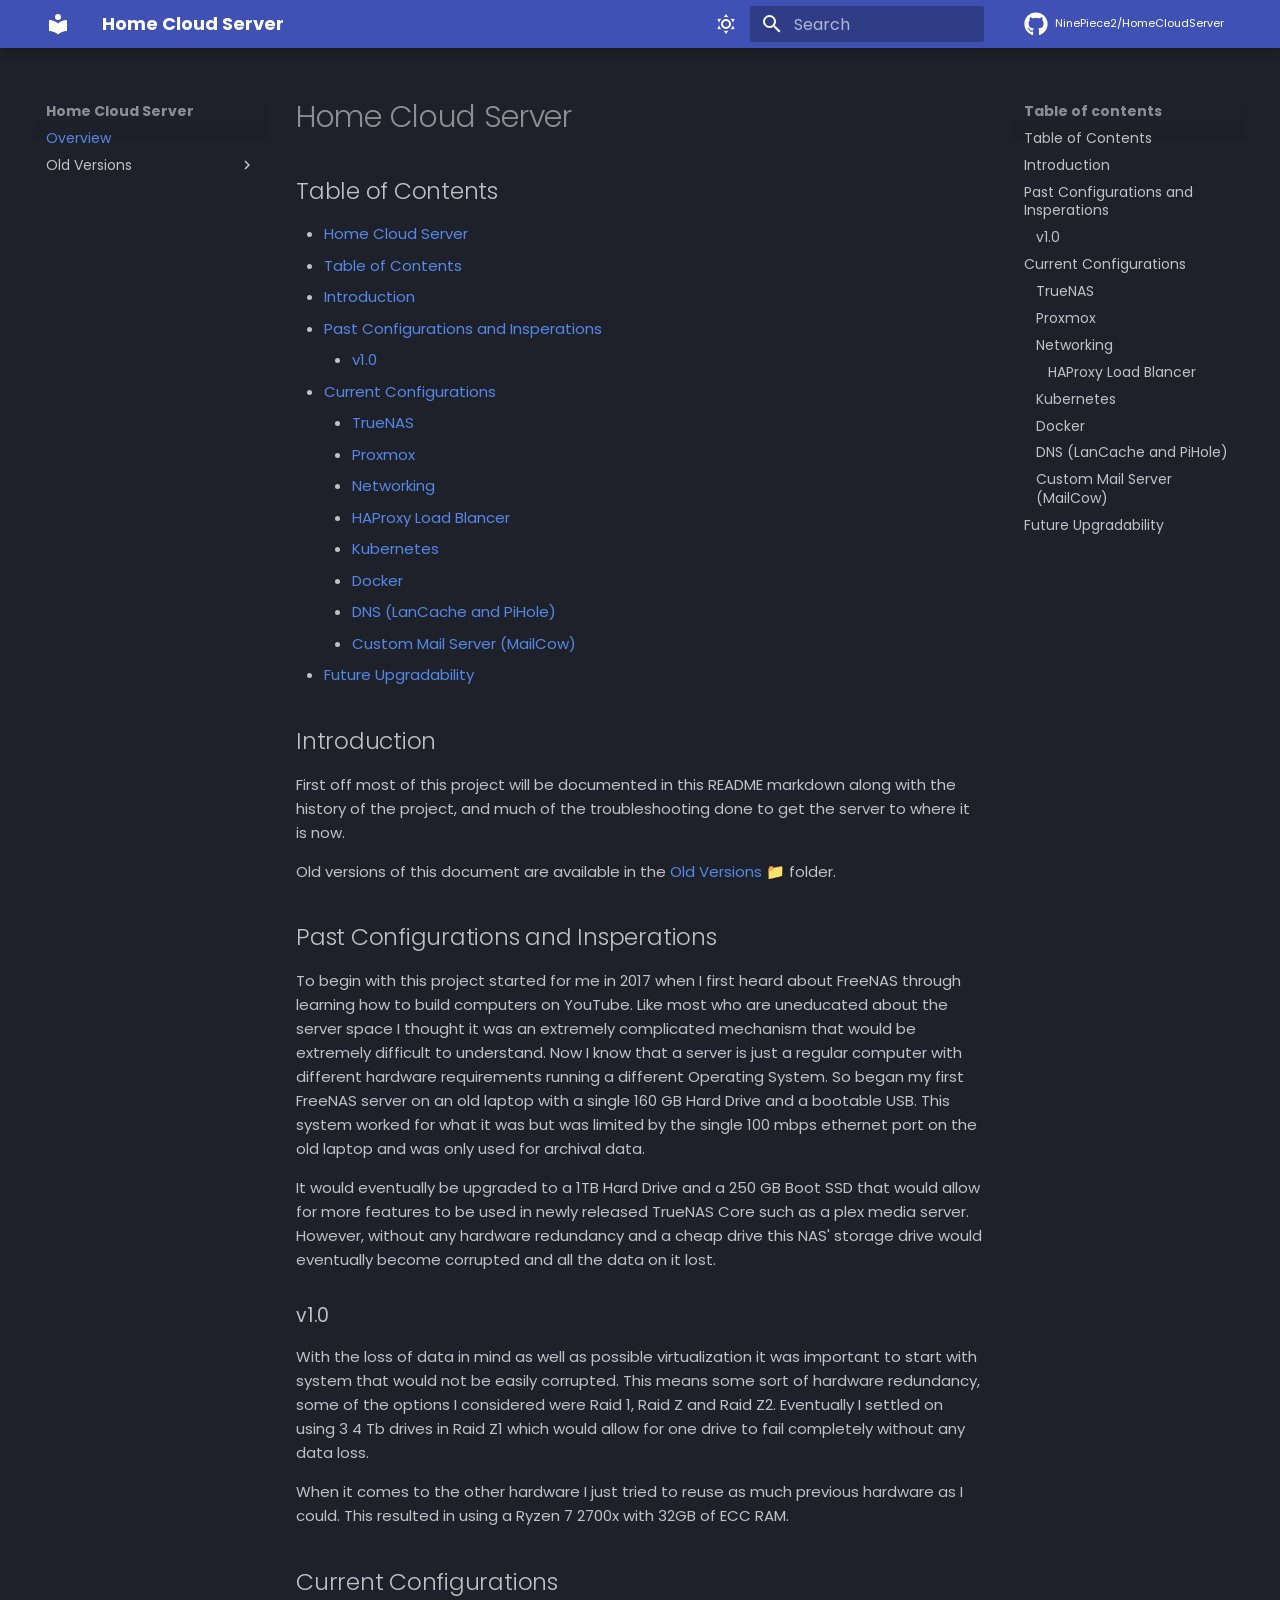
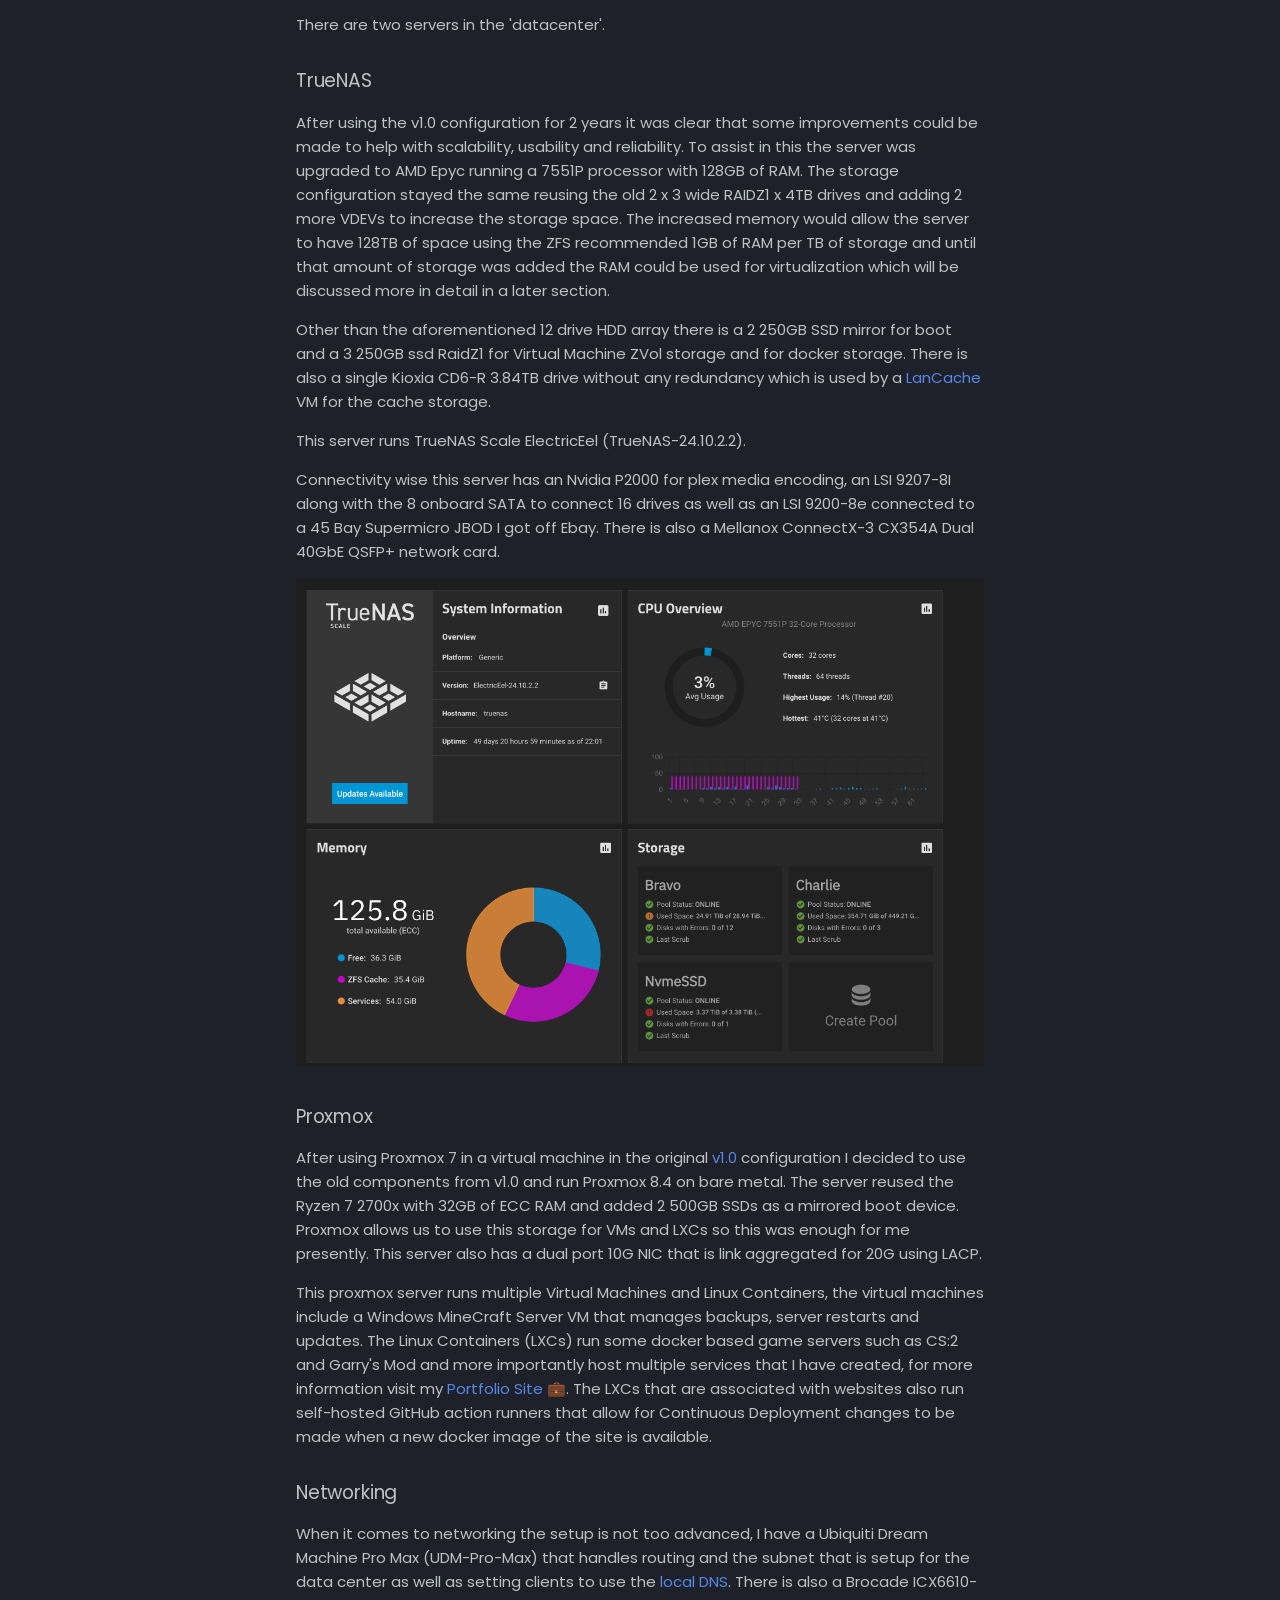
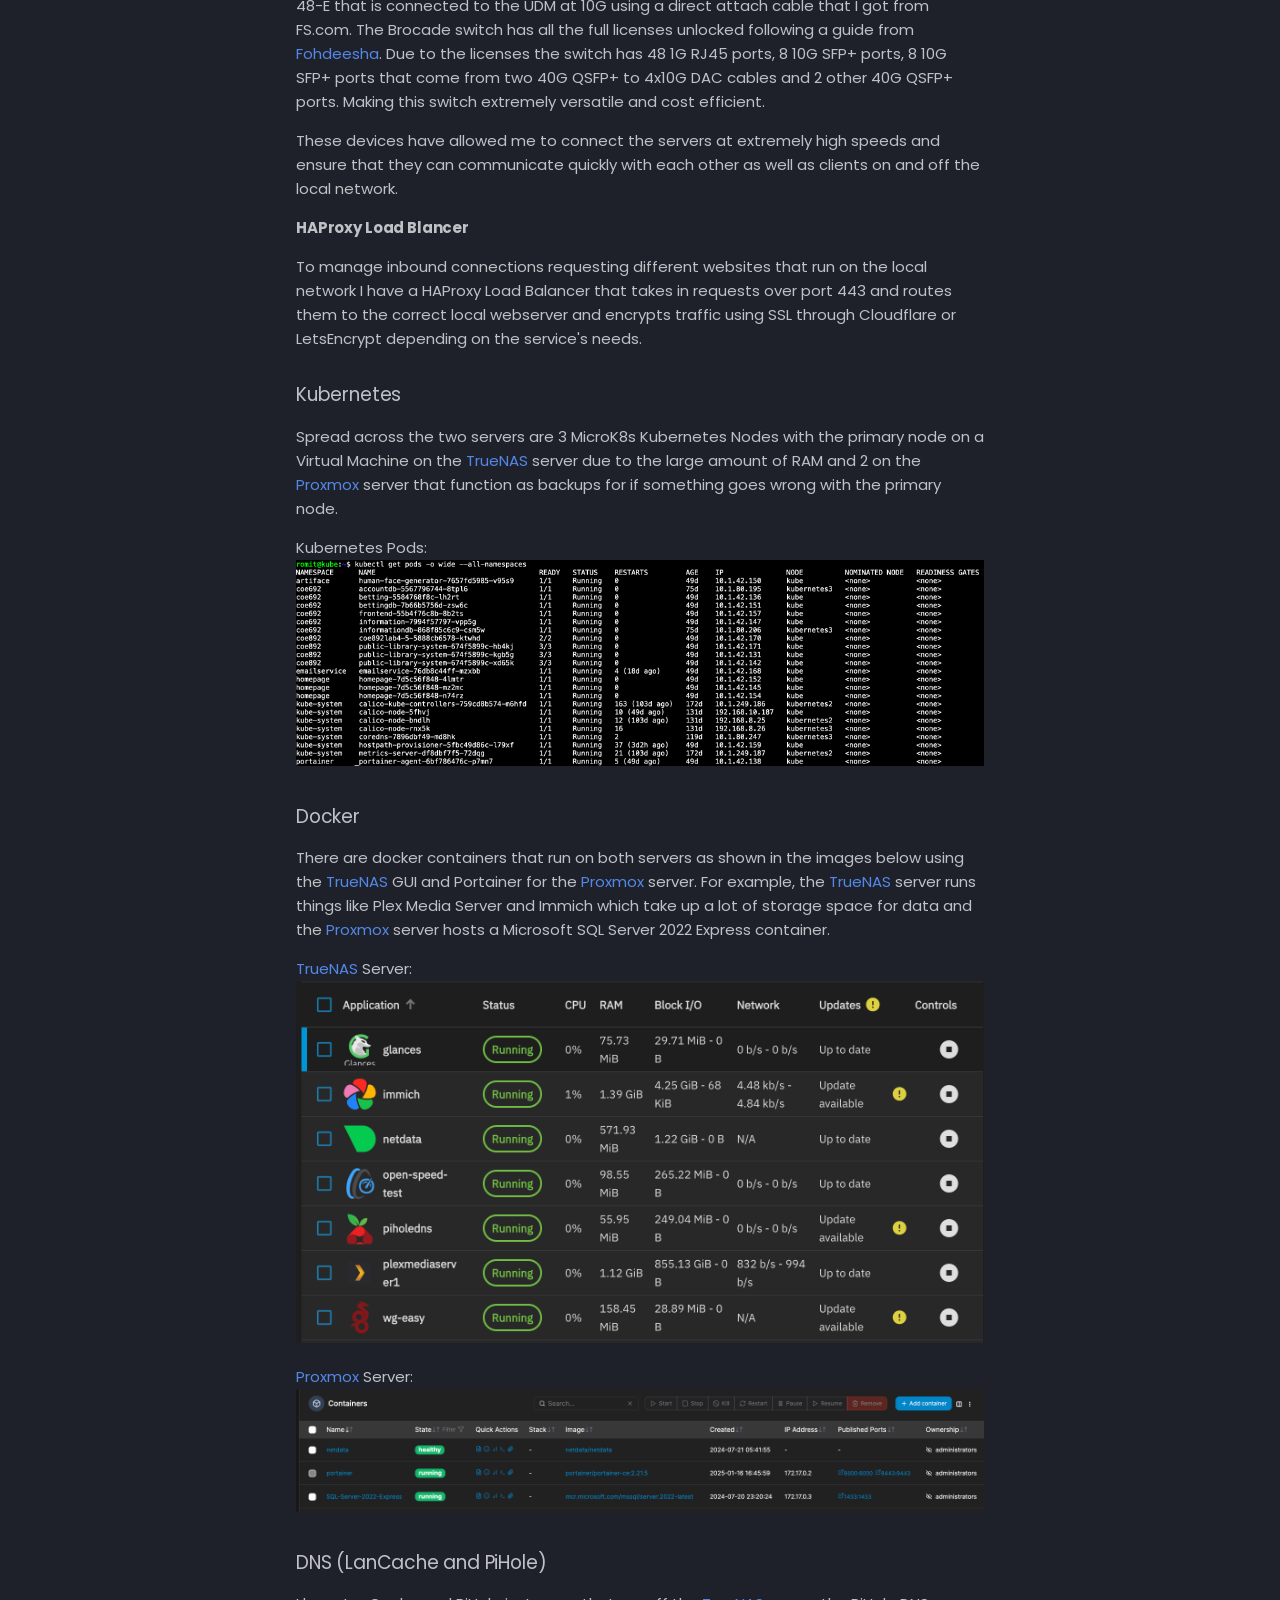
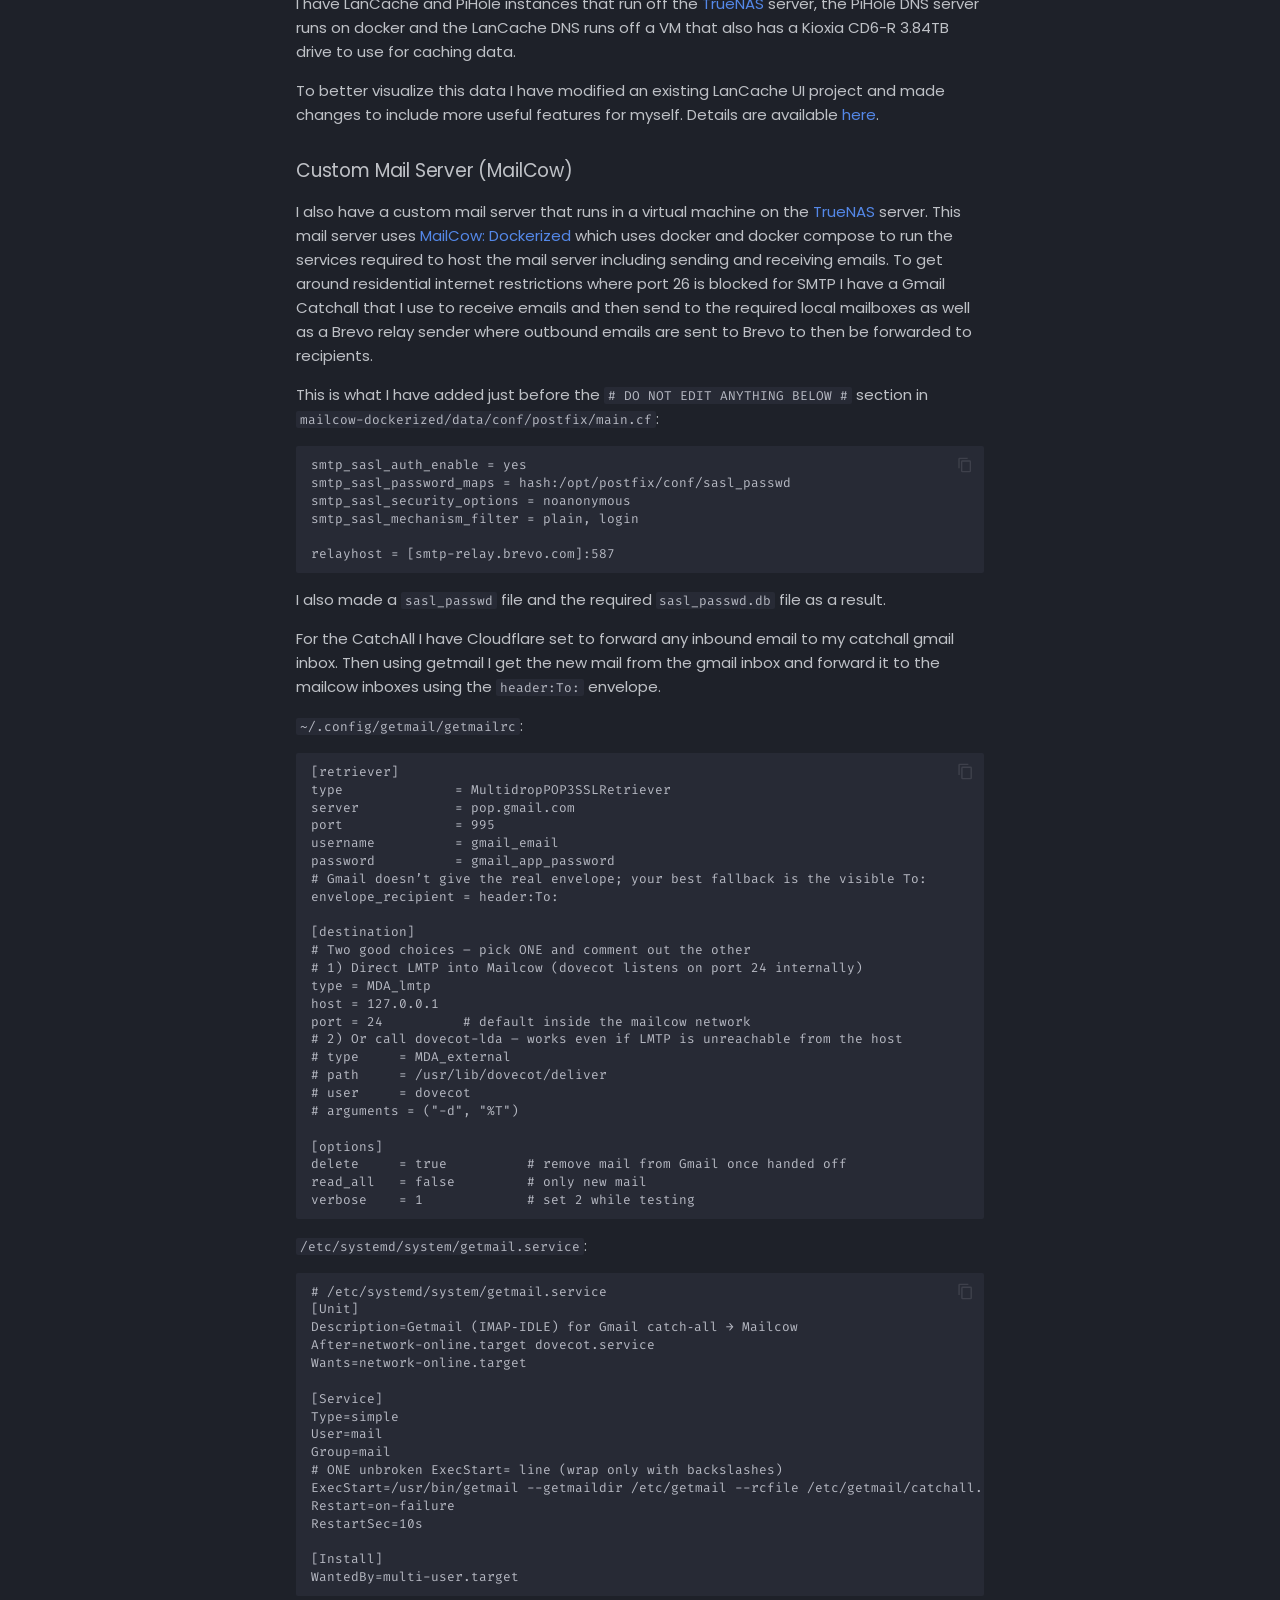
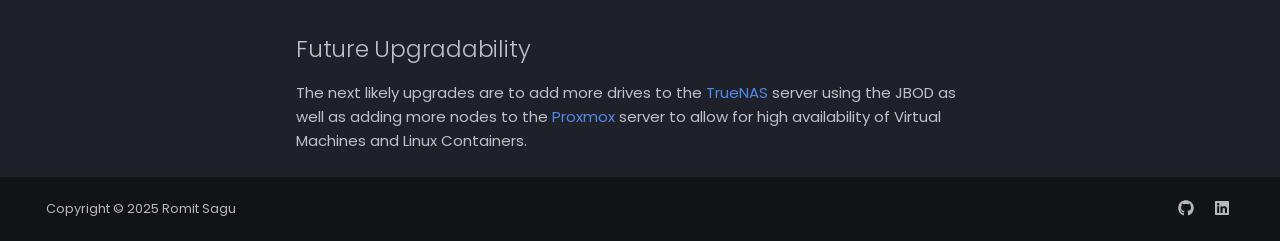
<file: index.html>
<!doctype html>
<html lang="en" class="no-js">
  <head>
    
      <meta charset="utf-8">
      <meta name="viewport" content="width=device-width,initial-scale=1">
      
      
      
        <link rel="canonical" href="https://homecloudserver.romitsagu.com/">
      
      
      
        <link rel="next" href="Old_Versions/v1.0/">
      
      
      <link rel="icon" href="assets/images/favicon.png">
      <meta name="generator" content="mkdocs-1.6.1, mkdocs-material-9.6.16">
    
    
      
        <title>Home Cloud Server</title>
      
    
    
      <link rel="stylesheet" href="assets/stylesheets/main.7e37652d.min.css">
      
        
        <link rel="stylesheet" href="assets/stylesheets/palette.06af60db.min.css">
      
      


    
    
      
    
    
      
        
        
        <link rel="preconnect" href="https://fonts.gstatic.com" crossorigin>
        <link rel="stylesheet" href="https://fonts.googleapis.com/css?family=Poppins:300,300i,400,400i,700,700i%7CFira+Code:400,400i,700,700i&display=fallback">
        <style>:root{--md-text-font:"Poppins";--md-code-font:"Fira Code"}</style>
      
    
    
      <link rel="stylesheet" href="overrides.css">
    
    <script>__md_scope=new URL(".",location),__md_hash=e=>[...e].reduce(((e,_)=>(e<<5)-e+_.charCodeAt(0)),0),__md_get=(e,_=localStorage,t=__md_scope)=>JSON.parse(_.getItem(t.pathname+"."+e)),__md_set=(e,_,t=localStorage,a=__md_scope)=>{try{t.setItem(a.pathname+"."+e,JSON.stringify(_))}catch(e){}}</script>
    
      

    
    
    
  </head>
  
  
    
    
      
    
    
    
    
    <body dir="ltr" data-md-color-scheme="slate" data-md-color-primary="indigo" data-md-color-accent="indigo">
  
    
    <input class="md-toggle" data-md-toggle="drawer" type="checkbox" id="__drawer" autocomplete="off">
    <input class="md-toggle" data-md-toggle="search" type="checkbox" id="__search" autocomplete="off">
    <label class="md-overlay" for="__drawer"></label>
    <div data-md-component="skip">
      
        
        <a href="#home-cloud-server" class="md-skip">
          Skip to content
        </a>
      
    </div>
    <div data-md-component="announce">
      
    </div>
    
    
      

  

<header class="md-header md-header--shadow" data-md-component="header">
  <nav class="md-header__inner md-grid" aria-label="Header">
    <a href="." title="Home Cloud Server" class="md-header__button md-logo" aria-label="Home Cloud Server" data-md-component="logo">
      
  
  <svg xmlns="http://www.w3.org/2000/svg" viewBox="0 0 24 24"><path d="M12 8a3 3 0 0 0 3-3 3 3 0 0 0-3-3 3 3 0 0 0-3 3 3 3 0 0 0 3 3m0 3.54C9.64 9.35 6.5 8 3 8v11c3.5 0 6.64 1.35 9 3.54 2.36-2.19 5.5-3.54 9-3.54V8c-3.5 0-6.64 1.35-9 3.54"/></svg>

    </a>
    <label class="md-header__button md-icon" for="__drawer">
      
      <svg xmlns="http://www.w3.org/2000/svg" viewBox="0 0 24 24"><path d="M3 6h18v2H3zm0 5h18v2H3zm0 5h18v2H3z"/></svg>
    </label>
    <div class="md-header__title" data-md-component="header-title">
      <div class="md-header__ellipsis">
        <div class="md-header__topic">
          <span class="md-ellipsis">
            Home Cloud Server
          </span>
        </div>
        <div class="md-header__topic" data-md-component="header-topic">
          <span class="md-ellipsis">
            
              Overview
            
          </span>
        </div>
      </div>
    </div>
    
      
        <form class="md-header__option" data-md-component="palette">
  
    
    
    
    <input class="md-option" data-md-color-media="" data-md-color-scheme="slate" data-md-color-primary="indigo" data-md-color-accent="indigo"  aria-label="Switch to light mode"  type="radio" name="__palette" id="__palette_0">
    
      <label class="md-header__button md-icon" title="Switch to light mode" for="__palette_1" hidden>
        <svg xmlns="http://www.w3.org/2000/svg" viewBox="0 0 24 24"><path d="M12 7a5 5 0 0 1 5 5 5 5 0 0 1-5 5 5 5 0 0 1-5-5 5 5 0 0 1 5-5m0 2a3 3 0 0 0-3 3 3 3 0 0 0 3 3 3 3 0 0 0 3-3 3 3 0 0 0-3-3m0-7 2.39 3.42C13.65 5.15 12.84 5 12 5s-1.65.15-2.39.42zM3.34 7l4.16-.35A7.2 7.2 0 0 0 5.94 8.5c-.44.74-.69 1.5-.83 2.29zm.02 10 1.76-3.77a7.131 7.131 0 0 0 2.38 4.14zM20.65 7l-1.77 3.79a7.02 7.02 0 0 0-2.38-4.15zm-.01 10-4.14.36c.59-.51 1.12-1.14 1.54-1.86.42-.73.69-1.5.83-2.29zM12 22l-2.41-3.44c.74.27 1.55.44 2.41.44.82 0 1.63-.17 2.37-.44z"/></svg>
      </label>
    
  
    
    
    
    <input class="md-option" data-md-color-media="" data-md-color-scheme="default" data-md-color-primary="indigo" data-md-color-accent="indigo"  aria-label="Switch to dark mode"  type="radio" name="__palette" id="__palette_1">
    
      <label class="md-header__button md-icon" title="Switch to dark mode" for="__palette_0" hidden>
        <svg xmlns="http://www.w3.org/2000/svg" viewBox="0 0 24 24"><path d="m17.75 4.09-2.53 1.94.91 3.06-2.63-1.81-2.63 1.81.91-3.06-2.53-1.94L12.44 4l1.06-3 1.06 3zm3.5 6.91-1.64 1.25.59 1.98-1.7-1.17-1.7 1.17.59-1.98L15.75 11l2.06-.05L18.5 9l.69 1.95zm-2.28 4.95c.83-.08 1.72 1.1 1.19 1.85-.32.45-.66.87-1.08 1.27C15.17 23 8.84 23 4.94 19.07c-3.91-3.9-3.91-10.24 0-14.14.4-.4.82-.76 1.27-1.08.75-.53 1.93.36 1.85 1.19-.27 2.86.69 5.83 2.89 8.02a9.96 9.96 0 0 0 8.02 2.89m-1.64 2.02a12.08 12.08 0 0 1-7.8-3.47c-2.17-2.19-3.33-5-3.49-7.82-2.81 3.14-2.7 7.96.31 10.98 3.02 3.01 7.84 3.12 10.98.31"/></svg>
      </label>
    
  
</form>
      
    
    
      <script>var palette=__md_get("__palette");if(palette&&palette.color){if("(prefers-color-scheme)"===palette.color.media){var media=matchMedia("(prefers-color-scheme: light)"),input=document.querySelector(media.matches?"[data-md-color-media='(prefers-color-scheme: light)']":"[data-md-color-media='(prefers-color-scheme: dark)']");palette.color.media=input.getAttribute("data-md-color-media"),palette.color.scheme=input.getAttribute("data-md-color-scheme"),palette.color.primary=input.getAttribute("data-md-color-primary"),palette.color.accent=input.getAttribute("data-md-color-accent")}for(var[key,value]of Object.entries(palette.color))document.body.setAttribute("data-md-color-"+key,value)}</script>
    
    
    
      
      
        <label class="md-header__button md-icon" for="__search">
          
          <svg xmlns="http://www.w3.org/2000/svg" viewBox="0 0 24 24"><path d="M9.5 3A6.5 6.5 0 0 1 16 9.5c0 1.61-.59 3.09-1.56 4.23l.27.27h.79l5 5-1.5 1.5-5-5v-.79l-.27-.27A6.52 6.52 0 0 1 9.5 16 6.5 6.5 0 0 1 3 9.5 6.5 6.5 0 0 1 9.5 3m0 2C7 5 5 7 5 9.5S7 14 9.5 14 14 12 14 9.5 12 5 9.5 5"/></svg>
        </label>
        <div class="md-search" data-md-component="search" role="dialog">
  <label class="md-search__overlay" for="__search"></label>
  <div class="md-search__inner" role="search">
    <form class="md-search__form" name="search">
      <input type="text" class="md-search__input" name="query" aria-label="Search" placeholder="Search" autocapitalize="off" autocorrect="off" autocomplete="off" spellcheck="false" data-md-component="search-query" required>
      <label class="md-search__icon md-icon" for="__search">
        
        <svg xmlns="http://www.w3.org/2000/svg" viewBox="0 0 24 24"><path d="M9.5 3A6.5 6.5 0 0 1 16 9.5c0 1.61-.59 3.09-1.56 4.23l.27.27h.79l5 5-1.5 1.5-5-5v-.79l-.27-.27A6.52 6.52 0 0 1 9.5 16 6.5 6.5 0 0 1 3 9.5 6.5 6.5 0 0 1 9.5 3m0 2C7 5 5 7 5 9.5S7 14 9.5 14 14 12 14 9.5 12 5 9.5 5"/></svg>
        
        <svg xmlns="http://www.w3.org/2000/svg" viewBox="0 0 24 24"><path d="M20 11v2H8l5.5 5.5-1.42 1.42L4.16 12l7.92-7.92L13.5 5.5 8 11z"/></svg>
      </label>
      <nav class="md-search__options" aria-label="Search">
        
        <button type="reset" class="md-search__icon md-icon" title="Clear" aria-label="Clear" tabindex="-1">
          
          <svg xmlns="http://www.w3.org/2000/svg" viewBox="0 0 24 24"><path d="M19 6.41 17.59 5 12 10.59 6.41 5 5 6.41 10.59 12 5 17.59 6.41 19 12 13.41 17.59 19 19 17.59 13.41 12z"/></svg>
        </button>
      </nav>
      
    </form>
    <div class="md-search__output">
      <div class="md-search__scrollwrap" tabindex="0" data-md-scrollfix>
        <div class="md-search-result" data-md-component="search-result">
          <div class="md-search-result__meta">
            Initializing search
          </div>
          <ol class="md-search-result__list" role="presentation"></ol>
        </div>
      </div>
    </div>
  </div>
</div>
      
    
    
      <div class="md-header__source">
        <a href="https://github.com/NinePiece2/HomeCloudServer" title="Go to repository" class="md-source" data-md-component="source">
  <div class="md-source__icon md-icon">
    
    <svg xmlns="http://www.w3.org/2000/svg" viewBox="0 0 512 512"><!--! Font Awesome Free 7.0.0 by @fontawesome - https://fontawesome.com License - https://fontawesome.com/license/free (Icons: CC BY 4.0, Fonts: SIL OFL 1.1, Code: MIT License) Copyright 2025 Fonticons, Inc.--><path fill="currentColor" d="M173.9 397.4c0 2-2.3 3.6-5.2 3.6-3.3.3-5.6-1.3-5.6-3.6 0-2 2.3-3.6 5.2-3.6 3-.3 5.6 1.3 5.6 3.6m-31.1-4.5c-.7 2 1.3 4.3 4.3 4.9 2.6 1 5.6 0 6.2-2s-1.3-4.3-4.3-5.2c-2.6-.7-5.5.3-6.2 2.3m44.2-1.7c-2.9.7-4.9 2.6-4.6 4.9.3 2 2.9 3.3 5.9 2.6 2.9-.7 4.9-2.6 4.6-4.6-.3-1.9-3-3.2-5.9-2.9M252.8 8C114.1 8 8 113.3 8 252c0 110.9 69.8 205.8 169.5 239.2 12.8 2.3 17.3-5.6 17.3-12.1 0-6.2-.3-40.4-.3-61.4 0 0-70 15-84.7-29.8 0 0-11.4-29.1-27.8-36.6 0 0-22.9-15.7 1.6-15.4 0 0 24.9 2 38.6 25.8 21.9 38.6 58.6 27.5 72.9 20.9 2.3-16 8.8-27.1 16-33.7-55.9-6.2-112.3-14.3-112.3-110.5 0-27.5 7.6-41.3 23.6-58.9-2.6-6.5-11.1-33.3 2.6-67.9 20.9-6.5 69 27 69 27 20-5.6 41.5-8.5 62.8-8.5s42.8 2.9 62.8 8.5c0 0 48.1-33.6 69-27 13.7 34.7 5.2 61.4 2.6 67.9 16 17.7 25.8 31.5 25.8 58.9 0 96.5-58.9 104.2-114.8 110.5 9.2 7.9 17 22.9 17 46.4 0 33.7-.3 75.4-.3 83.6 0 6.5 4.6 14.4 17.3 12.1C436.2 457.8 504 362.9 504 252 504 113.3 391.5 8 252.8 8M105.2 352.9c-1.3 1-1 3.3.7 5.2 1.6 1.6 3.9 2.3 5.2 1 1.3-1 1-3.3-.7-5.2-1.6-1.6-3.9-2.3-5.2-1m-10.8-8.1c-.7 1.3.3 2.9 2.3 3.9 1.6 1 3.6.7 4.3-.7.7-1.3-.3-2.9-2.3-3.9-2-.6-3.6-.3-4.3.7m32.4 35.6c-1.6 1.3-1 4.3 1.3 6.2 2.3 2.3 5.2 2.6 6.5 1 1.3-1.3.7-4.3-1.3-6.2-2.2-2.3-5.2-2.6-6.5-1m-11.4-14.7c-1.6 1-1.6 3.6 0 5.9s4.3 3.3 5.6 2.3c1.6-1.3 1.6-3.9 0-6.2-1.4-2.3-4-3.3-5.6-2"/></svg>
  </div>
  <div class="md-source__repository">
    NinePiece2/HomeCloudServer
  </div>
</a>
      </div>
    
  </nav>
  
</header>
    
    <div class="md-container" data-md-component="container">
      
      
        
          
        
      
      <main class="md-main" data-md-component="main">
        <div class="md-main__inner md-grid">
          
            
              
              <div class="md-sidebar md-sidebar--primary" data-md-component="sidebar" data-md-type="navigation" >
                <div class="md-sidebar__scrollwrap">
                  <div class="md-sidebar__inner">
                    



<nav class="md-nav md-nav--primary" aria-label="Navigation" data-md-level="0">
  <label class="md-nav__title" for="__drawer">
    <a href="." title="Home Cloud Server" class="md-nav__button md-logo" aria-label="Home Cloud Server" data-md-component="logo">
      
  
  <svg xmlns="http://www.w3.org/2000/svg" viewBox="0 0 24 24"><path d="M12 8a3 3 0 0 0 3-3 3 3 0 0 0-3-3 3 3 0 0 0-3 3 3 3 0 0 0 3 3m0 3.54C9.64 9.35 6.5 8 3 8v11c3.5 0 6.64 1.35 9 3.54 2.36-2.19 5.5-3.54 9-3.54V8c-3.5 0-6.64 1.35-9 3.54"/></svg>

    </a>
    Home Cloud Server
  </label>
  
    <div class="md-nav__source">
      <a href="https://github.com/NinePiece2/HomeCloudServer" title="Go to repository" class="md-source" data-md-component="source">
  <div class="md-source__icon md-icon">
    
    <svg xmlns="http://www.w3.org/2000/svg" viewBox="0 0 512 512"><!--! Font Awesome Free 7.0.0 by @fontawesome - https://fontawesome.com License - https://fontawesome.com/license/free (Icons: CC BY 4.0, Fonts: SIL OFL 1.1, Code: MIT License) Copyright 2025 Fonticons, Inc.--><path fill="currentColor" d="M173.9 397.4c0 2-2.3 3.6-5.2 3.6-3.3.3-5.6-1.3-5.6-3.6 0-2 2.3-3.6 5.2-3.6 3-.3 5.6 1.3 5.6 3.6m-31.1-4.5c-.7 2 1.3 4.3 4.3 4.9 2.6 1 5.6 0 6.2-2s-1.3-4.3-4.3-5.2c-2.6-.7-5.5.3-6.2 2.3m44.2-1.7c-2.9.7-4.9 2.6-4.6 4.9.3 2 2.9 3.3 5.9 2.6 2.9-.7 4.9-2.6 4.6-4.6-.3-1.9-3-3.2-5.9-2.9M252.8 8C114.1 8 8 113.3 8 252c0 110.9 69.8 205.8 169.5 239.2 12.8 2.3 17.3-5.6 17.3-12.1 0-6.2-.3-40.4-.3-61.4 0 0-70 15-84.7-29.8 0 0-11.4-29.1-27.8-36.6 0 0-22.9-15.7 1.6-15.4 0 0 24.9 2 38.6 25.8 21.9 38.6 58.6 27.5 72.9 20.9 2.3-16 8.8-27.1 16-33.7-55.9-6.2-112.3-14.3-112.3-110.5 0-27.5 7.6-41.3 23.6-58.9-2.6-6.5-11.1-33.3 2.6-67.9 20.9-6.5 69 27 69 27 20-5.6 41.5-8.5 62.8-8.5s42.8 2.9 62.8 8.5c0 0 48.1-33.6 69-27 13.7 34.7 5.2 61.4 2.6 67.9 16 17.7 25.8 31.5 25.8 58.9 0 96.5-58.9 104.2-114.8 110.5 9.2 7.9 17 22.9 17 46.4 0 33.7-.3 75.4-.3 83.6 0 6.5 4.6 14.4 17.3 12.1C436.2 457.8 504 362.9 504 252 504 113.3 391.5 8 252.8 8M105.2 352.9c-1.3 1-1 3.3.7 5.2 1.6 1.6 3.9 2.3 5.2 1 1.3-1 1-3.3-.7-5.2-1.6-1.6-3.9-2.3-5.2-1m-10.8-8.1c-.7 1.3.3 2.9 2.3 3.9 1.6 1 3.6.7 4.3-.7.7-1.3-.3-2.9-2.3-3.9-2-.6-3.6-.3-4.3.7m32.4 35.6c-1.6 1.3-1 4.3 1.3 6.2 2.3 2.3 5.2 2.6 6.5 1 1.3-1.3.7-4.3-1.3-6.2-2.2-2.3-5.2-2.6-6.5-1m-11.4-14.7c-1.6 1-1.6 3.6 0 5.9s4.3 3.3 5.6 2.3c1.6-1.3 1.6-3.9 0-6.2-1.4-2.3-4-3.3-5.6-2"/></svg>
  </div>
  <div class="md-source__repository">
    NinePiece2/HomeCloudServer
  </div>
</a>
    </div>
  
  <ul class="md-nav__list" data-md-scrollfix>
    
      
      
  
  
    
  
  
  
    <li class="md-nav__item md-nav__item--active">
      
      <input class="md-nav__toggle md-toggle" type="checkbox" id="__toc">
      
      
        
      
      
        <label class="md-nav__link md-nav__link--active" for="__toc">
          
  
  
  <span class="md-ellipsis">
    Overview
    
  </span>
  

          <span class="md-nav__icon md-icon"></span>
        </label>
      
      <a href="." class="md-nav__link md-nav__link--active">
        
  
  
  <span class="md-ellipsis">
    Overview
    
  </span>
  

      </a>
      
        

<nav class="md-nav md-nav--secondary" aria-label="Table of contents">
  
  
  
    
  
  
    <label class="md-nav__title" for="__toc">
      <span class="md-nav__icon md-icon"></span>
      Table of contents
    </label>
    <ul class="md-nav__list" data-md-component="toc" data-md-scrollfix>
      
        <li class="md-nav__item">
  <a href="#table-of-contents" class="md-nav__link">
    <span class="md-ellipsis">
      Table of Contents
    </span>
  </a>
  
</li>
      
        <li class="md-nav__item">
  <a href="#introduction" class="md-nav__link">
    <span class="md-ellipsis">
      Introduction
    </span>
  </a>
  
</li>
      
        <li class="md-nav__item">
  <a href="#past-configurations-and-insperations" class="md-nav__link">
    <span class="md-ellipsis">
      Past Configurations and Insperations
    </span>
  </a>
  
    <nav class="md-nav" aria-label="Past Configurations and Insperations">
      <ul class="md-nav__list">
        
          <li class="md-nav__item">
  <a href="#v10" class="md-nav__link">
    <span class="md-ellipsis">
      v1.0
    </span>
  </a>
  
</li>
        
      </ul>
    </nav>
  
</li>
      
        <li class="md-nav__item">
  <a href="#current-configurations" class="md-nav__link">
    <span class="md-ellipsis">
      Current Configurations
    </span>
  </a>
  
    <nav class="md-nav" aria-label="Current Configurations">
      <ul class="md-nav__list">
        
          <li class="md-nav__item">
  <a href="#truenas" class="md-nav__link">
    <span class="md-ellipsis">
      TrueNAS
    </span>
  </a>
  
</li>
        
          <li class="md-nav__item">
  <a href="#proxmox" class="md-nav__link">
    <span class="md-ellipsis">
      Proxmox
    </span>
  </a>
  
</li>
        
          <li class="md-nav__item">
  <a href="#networking" class="md-nav__link">
    <span class="md-ellipsis">
      Networking
    </span>
  </a>
  
    <nav class="md-nav" aria-label="Networking">
      <ul class="md-nav__list">
        
          <li class="md-nav__item">
  <a href="#haproxy-load-blancer" class="md-nav__link">
    <span class="md-ellipsis">
      HAProxy Load Blancer
    </span>
  </a>
  
</li>
        
      </ul>
    </nav>
  
</li>
        
          <li class="md-nav__item">
  <a href="#kubernetes" class="md-nav__link">
    <span class="md-ellipsis">
      Kubernetes
    </span>
  </a>
  
</li>
        
          <li class="md-nav__item">
  <a href="#docker" class="md-nav__link">
    <span class="md-ellipsis">
      Docker
    </span>
  </a>
  
</li>
        
          <li class="md-nav__item">
  <a href="#dns-lancache-and-pihole" class="md-nav__link">
    <span class="md-ellipsis">
      DNS (LanCache and PiHole)
    </span>
  </a>
  
</li>
        
          <li class="md-nav__item">
  <a href="#custom-mail-server-mailcow" class="md-nav__link">
    <span class="md-ellipsis">
      Custom Mail Server (MailCow)
    </span>
  </a>
  
</li>
        
      </ul>
    </nav>
  
</li>
      
        <li class="md-nav__item">
  <a href="#future-upgradability" class="md-nav__link">
    <span class="md-ellipsis">
      Future Upgradability
    </span>
  </a>
  
</li>
      
    </ul>
  
</nav>
      
    </li>
  

    
      
      
  
  
  
  
    
    
    
    
    
    <li class="md-nav__item md-nav__item--nested">
      
        
        
        <input class="md-nav__toggle md-toggle " type="checkbox" id="__nav_2" >
        
          
          <label class="md-nav__link" for="__nav_2" id="__nav_2_label" tabindex="0">
            
  
  
  <span class="md-ellipsis">
    Old Versions
    
  </span>
  

            <span class="md-nav__icon md-icon"></span>
          </label>
        
        <nav class="md-nav" data-md-level="1" aria-labelledby="__nav_2_label" aria-expanded="false">
          <label class="md-nav__title" for="__nav_2">
            <span class="md-nav__icon md-icon"></span>
            Old Versions
          </label>
          <ul class="md-nav__list" data-md-scrollfix>
            
              
                
  
  
  
  
    <li class="md-nav__item">
      <a href="Old_Versions/v1.0/" class="md-nav__link">
        
  
  
  <span class="md-ellipsis">
    v1.0
    
  </span>
  

      </a>
    </li>
  

              
            
          </ul>
        </nav>
      
    </li>
  

    
  </ul>
</nav>
                  </div>
                </div>
              </div>
            
            
              
              <div class="md-sidebar md-sidebar--secondary" data-md-component="sidebar" data-md-type="toc" >
                <div class="md-sidebar__scrollwrap">
                  <div class="md-sidebar__inner">
                    

<nav class="md-nav md-nav--secondary" aria-label="Table of contents">
  
  
  
    
  
  
    <label class="md-nav__title" for="__toc">
      <span class="md-nav__icon md-icon"></span>
      Table of contents
    </label>
    <ul class="md-nav__list" data-md-component="toc" data-md-scrollfix>
      
        <li class="md-nav__item">
  <a href="#table-of-contents" class="md-nav__link">
    <span class="md-ellipsis">
      Table of Contents
    </span>
  </a>
  
</li>
      
        <li class="md-nav__item">
  <a href="#introduction" class="md-nav__link">
    <span class="md-ellipsis">
      Introduction
    </span>
  </a>
  
</li>
      
        <li class="md-nav__item">
  <a href="#past-configurations-and-insperations" class="md-nav__link">
    <span class="md-ellipsis">
      Past Configurations and Insperations
    </span>
  </a>
  
    <nav class="md-nav" aria-label="Past Configurations and Insperations">
      <ul class="md-nav__list">
        
          <li class="md-nav__item">
  <a href="#v10" class="md-nav__link">
    <span class="md-ellipsis">
      v1.0
    </span>
  </a>
  
</li>
        
      </ul>
    </nav>
  
</li>
      
        <li class="md-nav__item">
  <a href="#current-configurations" class="md-nav__link">
    <span class="md-ellipsis">
      Current Configurations
    </span>
  </a>
  
    <nav class="md-nav" aria-label="Current Configurations">
      <ul class="md-nav__list">
        
          <li class="md-nav__item">
  <a href="#truenas" class="md-nav__link">
    <span class="md-ellipsis">
      TrueNAS
    </span>
  </a>
  
</li>
        
          <li class="md-nav__item">
  <a href="#proxmox" class="md-nav__link">
    <span class="md-ellipsis">
      Proxmox
    </span>
  </a>
  
</li>
        
          <li class="md-nav__item">
  <a href="#networking" class="md-nav__link">
    <span class="md-ellipsis">
      Networking
    </span>
  </a>
  
    <nav class="md-nav" aria-label="Networking">
      <ul class="md-nav__list">
        
          <li class="md-nav__item">
  <a href="#haproxy-load-blancer" class="md-nav__link">
    <span class="md-ellipsis">
      HAProxy Load Blancer
    </span>
  </a>
  
</li>
        
      </ul>
    </nav>
  
</li>
        
          <li class="md-nav__item">
  <a href="#kubernetes" class="md-nav__link">
    <span class="md-ellipsis">
      Kubernetes
    </span>
  </a>
  
</li>
        
          <li class="md-nav__item">
  <a href="#docker" class="md-nav__link">
    <span class="md-ellipsis">
      Docker
    </span>
  </a>
  
</li>
        
          <li class="md-nav__item">
  <a href="#dns-lancache-and-pihole" class="md-nav__link">
    <span class="md-ellipsis">
      DNS (LanCache and PiHole)
    </span>
  </a>
  
</li>
        
          <li class="md-nav__item">
  <a href="#custom-mail-server-mailcow" class="md-nav__link">
    <span class="md-ellipsis">
      Custom Mail Server (MailCow)
    </span>
  </a>
  
</li>
        
      </ul>
    </nav>
  
</li>
      
        <li class="md-nav__item">
  <a href="#future-upgradability" class="md-nav__link">
    <span class="md-ellipsis">
      Future Upgradability
    </span>
  </a>
  
</li>
      
    </ul>
  
</nav>
                  </div>
                </div>
              </div>
            
          
          
            <div class="md-content" data-md-component="content">
              <article class="md-content__inner md-typeset">
                
                  


  
  


<h1 id="home-cloud-server">Home Cloud Server</h1>
<h2 id="table-of-contents">Table of Contents</h2>
<ul>
<li><a href="#home-cloud-server">Home Cloud Server</a></li>
<li><a href="#table-of-contents">Table of Contents</a></li>
<li><a href="#introduction">Introduction</a></li>
<li><a href="#past-configurations-and-insperations">Past Configurations and Insperations</a><ul>
<li><a href="#v10">v1.0</a></li>
</ul>
</li>
<li><a href="#current-configurations">Current Configurations</a><ul>
<li><a href="#truenas">TrueNAS</a></li>
<li><a href="#proxmox">Proxmox</a></li>
<li><a href="#networking">Networking</a></li>
<li><a href="#haproxy-load-blancer">HAProxy Load Blancer</a></li>
<li><a href="#kubernetes">Kubernetes</a></li>
<li><a href="#docker">Docker</a></li>
<li><a href="#dns-lancache-and-pihole">DNS (LanCache and PiHole)</a></li>
<li><a href="#custom-mail-server-mailcow">Custom Mail Server (MailCow)</a></li>
</ul>
</li>
<li><a href="#future-upgradability">Future Upgradability</a></li>
</ul>
<h2 id="introduction">Introduction</h2>
<p>First off most of this project will be documented in this README markdown along with the history of the project, and much of the troubleshooting done to get the server to where it is now.</p>
<p>Old versions of this document are available in the <a href="/Old_Versions/v1.0">Old Versions 📁</a> folder.</p>
<h2 id="past-configurations-and-insperations">Past Configurations and Insperations</h2>
<p>To begin with this project started for me in 2017 when I first heard about FreeNAS through learning how to build computers on YouTube. Like most who are uneducated about the server space I thought it was an extremely complicated mechanism that would be extremely difficult to understand. Now I know that a server is just a regular computer with different hardware requirements running a different Operating System. So began my first FreeNAS server on an old laptop with a single 160 GB Hard Drive and a bootable USB. This system worked for what it was but was limited by the single 100 mbps ethernet port on the old laptop and was only used for archival data.</p>
<p>It would eventually be upgraded to a 1TB Hard Drive and a 250 GB Boot SSD that would allow for more features to be used in newly released TrueNAS Core such as a plex media server. However, without any hardware redundancy and a cheap drive this NAS' storage drive would eventually become corrupted and all the data on it lost.</p>
<h3 id="v10">v1.0</h3>
<p>With the loss of data in mind as well as possible virtualization it was important to start with system that would not be easily corrupted. This means some sort of hardware redundancy, some of the options I considered were Raid 1, Raid Z and Raid Z2. Eventually I settled on using 3 4 Tb drives in Raid Z1 which would allow for one drive to fail completely without any data loss.</p>
<p>When it comes to the other hardware I just tried to reuse as much previous hardware as I could. This resulted in using a Ryzen 7 2700x with 32GB of ECC RAM.</p>
<h2 id="current-configurations">Current Configurations</h2>
<p>There are two servers in the 'datacenter'.</p>
<h3 id="truenas">TrueNAS</h3>
<p>After using the v1.0 configuration for 2 years it was clear that some improvements could be made to help with scalability, usability and reliability. To assist in this the server was upgraded to AMD Epyc running a 7551P processor with 128GB of RAM. The storage configuration stayed the same reusing the old 2 x 3 wide RAIDZ1 x 4TB drives and adding 2 more VDEVs to increase the storage space. The increased memory would allow the server to have 128TB of space using the ZFS recommended 1GB of RAM per TB of storage and until that amount of storage was added the RAM could be used for virtualization which will be discussed more in detail in a later section.</p>
<p>Other than the aforementioned 12 drive HDD array there is a 2 250GB SSD mirror for boot and a 3 250GB ssd RaidZ1 for Virtual Machine ZVol storage and for docker storage. There is also a single Kioxia CD6-R 3.84TB drive without any redundancy which is used by a <a href="#dns-lancache-and-pihole">LanCache</a> VM for the cache storage.</p>
<p>This server runs TrueNAS Scale ElectricEel (TrueNAS-24.10.2.2).</p>
<p>Connectivity wise this server has an Nvidia P2000 for plex media encoding, an LSI 9207-8I along with the 8 onboard SATA to connect 16 drives as well as an LSI 9200-8e connected to a 45 Bay Supermicro JBOD I got off Ebay. There is also a Mellanox ConnectX-3 CX354A Dual 40GbE QSFP+ network card.</p>
<p><a href="images/CurrentConfig.PNG"><img src=images/CurrentConfig.PNG height=500></a></p>
<h3 id="proxmox">Proxmox</h3>
<p>After using Proxmox 7 in a virtual machine in the original <a href="#v10">v1.0</a> configuration I decided to use the old components from v1.0 and run Proxmox 8.4 on bare metal. The server reused the Ryzen 7 2700x with 32GB of ECC RAM and added 2 500GB SSDs as a mirrored boot device. Proxmox allows us to use this storage for VMs and LXCs so this was enough for me presently. This server also has a dual port 10G NIC that is link aggregated for 20G using LACP.</p>
<p>This proxmox server runs multiple Virtual Machines and Linux Containers, the virtual machines include a Windows MineCraft Server VM that manages backups, server restarts and updates. The Linux Containers (LXCs) run some docker based game servers such as CS:2 and Garry's Mod and more importantly host multiple services that I have created, for more information visit my <a href="https://romitsagu.com/projects">Portfolio Site 💼</a>. The LXCs that are associated with websites also run self-hosted GitHub action runners that allow for Continuous Deployment changes to be made when a new docker image of the site is available.</p>
<h3 id="networking">Networking</h3>
<p>When it comes to networking the setup is not too advanced, I have a Ubiquiti Dream Machine Pro Max (UDM-Pro-Max) that handles routing and the subnet that is setup for the data center as well as setting clients to use the <a href="#dns-lancache-and-pihole">local DNS</a>. There is also a Brocade ICX6610-48-E that is connected to the UDM at 10G using a direct attach cable that I got from FS.com. The Brocade switch has all the full licenses unlocked following a guide from <a href="https://fohdeesha.com/docs/brocade-overview.html" target="_blank" rel="noopener noreferrer">Fohdeesha</a>. Due to the licenses the switch has 48 1G RJ45 ports, 8 10G SFP+ ports, 8 10G SFP+ ports that come from two 40G QSFP+ to 4x10G DAC cables and 2 other 40G QSFP+ ports. Making this switch extremely versatile and cost efficient.</p>
<p>These devices have allowed me to connect the servers at extremely high speeds and ensure that they can communicate quickly with each other as well as clients on and off the local network.</p>
<h4 id="haproxy-load-blancer">HAProxy Load Blancer</h4>
<p>To manage inbound connections requesting different websites that run on the local network I have a HAProxy Load Balancer that takes in requests over port 443 and routes them to the correct local webserver and encrypts traffic using SSL through Cloudflare or LetsEncrypt depending on the service's needs.</p>
<h3 id="kubernetes">Kubernetes</h3>
<p>Spread across the two servers are 3 MicroK8s Kubernetes Nodes with the primary node on a Virtual Machine on the <a href="#truenas">TrueNAS</a> server due to the large amount of RAM and 2 on the <a href="#proxmox">Proxmox</a> server that function as backups for if something goes wrong with the primary node.</p>
<p>Kubernetes Pods:
<a href="images/KubernetesPods.png"><img src=images/KubernetesPods.png ></a></p>
<h3 id="docker">Docker</h3>
<p>There are docker containers that run on both servers as shown in the images below using the <a href="#truenas">TrueNAS</a> GUI and Portainer for the <a href="#proxmox">Proxmox</a> server. For example, the <a href="#truenas">TrueNAS</a> server runs things like Plex Media Server and Immich which take up a lot of storage space for data and the <a href="#proxmox">Proxmox</a> server hosts a Microsoft SQL Server 2022 Express container.</p>
<p><a href="#truenas">TrueNAS</a> Server:<br/>
<a href="images/TrueNASApps.png"><img src=images/TrueNASApps.png height=500></a></p>
<p><a href="#proxmox">Proxmox</a> Server:<br/>
<a href="images/ProxmoxPortainer.png"><img src=images/ProxmoxPortainer.png ></a></p>
<h3 id="dns-lancache-and-pihole">DNS (LanCache and PiHole)</h3>
<p>I have LanCache and PiHole instances that run off the <a href="#truenas">TrueNAS</a> server, the PiHole DNS server runs on docker and the LanCache DNS runs off a VM that also has a Kioxia CD6-R 3.84TB drive to use for caching data.</p>
<p>To better visualize this data I have modified an existing LanCache UI project and made changes to include more useful features for myself. Details are available <a href="https://github.com/NinePiece2/NineLanCacheUI">here</a>.</p>
<h3 id="custom-mail-server-mailcow">Custom Mail Server (MailCow)</h3>
<p>I also have a custom mail server that runs in a virtual machine on the <a href="#truenas">TrueNAS</a> server. This mail server uses <a href="https://docs.mailcow.email/getstarted/install/#installation-via-paketmanager-plugin" target="_blank" rel="noopener noreferrer">MailCow: Dockerized</a> which uses docker and docker compose to run the services required to host the mail server including sending and receiving emails. To get around residential internet restrictions where port 26 is blocked for SMTP I have a Gmail Catchall that I use to receive emails and then send to the required local mailboxes as well as a Brevo relay sender where outbound emails are sent to Brevo to then be forwarded to recipients.</p>
<p>This is what I have added just before the <code># DO NOT EDIT ANYTHING BELOW #</code> section in <code>mailcow-dockerized/data/conf/postfix/main.cf</code>:</p>
<pre><code class="language-cf">smtp_sasl_auth_enable = yes
smtp_sasl_password_maps = hash:/opt/postfix/conf/sasl_passwd
smtp_sasl_security_options = noanonymous
smtp_sasl_mechanism_filter = plain, login

relayhost = [smtp-relay.brevo.com]:587
</code></pre>
<p>I also made a <code>sasl_passwd</code> file and the required <code>sasl_passwd.db</code> file as a result.</p>
<p>For the CatchAll I have Cloudflare set to forward any inbound email to my catchall gmail inbox. Then using getmail I get the new mail from the gmail inbox and forward it to the mailcow inboxes using the <code>header:To:</code> envelope.</p>
<p><code>~/.config/getmail/getmailrc</code>:</p>
<pre><code class="language-ini">[retriever]
type              = MultidropPOP3SSLRetriever
server            = pop.gmail.com
port              = 995
username          = gmail_email
password          = gmail_app_password
# Gmail doesn’t give the real envelope; your best fallback is the visible To:
envelope_recipient = header:To:

[destination]
# Two good choices – pick ONE and comment out the other
# 1) Direct LMTP into Mailcow (dovecot listens on port 24 internally)
type = MDA_lmtp
host = 127.0.0.1
port = 24          # default inside the mailcow network
# 2) Or call dovecot-lda – works even if LMTP is unreachable from the host
# type     = MDA_external
# path     = /usr/lib/dovecot/deliver
# user     = dovecot
# arguments = (&quot;-d&quot;, &quot;%T&quot;)

[options]
delete     = true          # remove mail from Gmail once handed off
read_all   = false         # only new mail
verbose    = 1             # set 2 while testing
</code></pre>
<p><code>/etc/systemd/system/getmail.service</code>:</p>
<pre><code class="language-ini"># /etc/systemd/system/getmail.service
[Unit]
Description=Getmail (IMAP‑IDLE) for Gmail catch‑all → Mailcow
After=network-online.target dovecot.service
Wants=network-online.target

[Service]
Type=simple
User=mail
Group=mail
# ONE unbroken ExecStart= line (wrap only with backslashes)
ExecStart=/usr/bin/getmail --getmaildir /etc/getmail --rcfile /etc/getmail/catchall.conf --idle=INBOX
Restart=on-failure
RestartSec=10s

[Install]
WantedBy=multi-user.target
</code></pre>
<h2 id="future-upgradability">Future Upgradability</h2>
<p>The next likely upgrades are to add more drives to the <a href="#truenas">TrueNAS</a> server using the JBOD as well as adding more nodes to the <a href="#proxmox">Proxmox</a> server to allow for high availability of Virtual Machines and Linux Containers.</p>












                
              </article>
            </div>
          
          
<script>var target=document.getElementById(location.hash.slice(1));target&&target.name&&(target.checked=target.name.startsWith("__tabbed_"))</script>
        </div>
        
      </main>
      
        <footer class="md-footer">
  
  <div class="md-footer-meta md-typeset">
    <div class="md-footer-meta__inner md-grid">
      <div class="md-copyright">
  
    <div class="md-copyright__highlight">
      Copyright © 2025 Romit Sagu
    </div>
  
  
</div>
      
        <div class="md-social">
  
    
    
    
    
      
      
    
    <a href="https://GitHub.com/NinePiece2" target="_blank" rel="noopener" title="GitHub.com" class="md-social__link">
      <svg xmlns="http://www.w3.org/2000/svg" viewBox="0 0 512 512"><!--! Font Awesome Free 7.0.0 by @fontawesome - https://fontawesome.com License - https://fontawesome.com/license/free (Icons: CC BY 4.0, Fonts: SIL OFL 1.1, Code: MIT License) Copyright 2025 Fonticons, Inc.--><path fill="currentColor" d="M173.9 397.4c0 2-2.3 3.6-5.2 3.6-3.3.3-5.6-1.3-5.6-3.6 0-2 2.3-3.6 5.2-3.6 3-.3 5.6 1.3 5.6 3.6m-31.1-4.5c-.7 2 1.3 4.3 4.3 4.9 2.6 1 5.6 0 6.2-2s-1.3-4.3-4.3-5.2c-2.6-.7-5.5.3-6.2 2.3m44.2-1.7c-2.9.7-4.9 2.6-4.6 4.9.3 2 2.9 3.3 5.9 2.6 2.9-.7 4.9-2.6 4.6-4.6-.3-1.9-3-3.2-5.9-2.9M252.8 8C114.1 8 8 113.3 8 252c0 110.9 69.8 205.8 169.5 239.2 12.8 2.3 17.3-5.6 17.3-12.1 0-6.2-.3-40.4-.3-61.4 0 0-70 15-84.7-29.8 0 0-11.4-29.1-27.8-36.6 0 0-22.9-15.7 1.6-15.4 0 0 24.9 2 38.6 25.8 21.9 38.6 58.6 27.5 72.9 20.9 2.3-16 8.8-27.1 16-33.7-55.9-6.2-112.3-14.3-112.3-110.5 0-27.5 7.6-41.3 23.6-58.9-2.6-6.5-11.1-33.3 2.6-67.9 20.9-6.5 69 27 69 27 20-5.6 41.5-8.5 62.8-8.5s42.8 2.9 62.8 8.5c0 0 48.1-33.6 69-27 13.7 34.7 5.2 61.4 2.6 67.9 16 17.7 25.8 31.5 25.8 58.9 0 96.5-58.9 104.2-114.8 110.5 9.2 7.9 17 22.9 17 46.4 0 33.7-.3 75.4-.3 83.6 0 6.5 4.6 14.4 17.3 12.1C436.2 457.8 504 362.9 504 252 504 113.3 391.5 8 252.8 8M105.2 352.9c-1.3 1-1 3.3.7 5.2 1.6 1.6 3.9 2.3 5.2 1 1.3-1 1-3.3-.7-5.2-1.6-1.6-3.9-2.3-5.2-1m-10.8-8.1c-.7 1.3.3 2.9 2.3 3.9 1.6 1 3.6.7 4.3-.7.7-1.3-.3-2.9-2.3-3.9-2-.6-3.6-.3-4.3.7m32.4 35.6c-1.6 1.3-1 4.3 1.3 6.2 2.3 2.3 5.2 2.6 6.5 1 1.3-1.3.7-4.3-1.3-6.2-2.2-2.3-5.2-2.6-6.5-1m-11.4-14.7c-1.6 1-1.6 3.6 0 5.9s4.3 3.3 5.6 2.3c1.6-1.3 1.6-3.9 0-6.2-1.4-2.3-4-3.3-5.6-2"/></svg>
    </a>
  
    
    
    
    
      
      
    
    <a href="https://Linkedin.com/in/romit-sagu" target="_blank" rel="noopener" title="Linkedin.com" class="md-social__link">
      <svg xmlns="http://www.w3.org/2000/svg" viewBox="0 0 448 512"><!--! Font Awesome Free 7.0.0 by @fontawesome - https://fontawesome.com License - https://fontawesome.com/license/free (Icons: CC BY 4.0, Fonts: SIL OFL 1.1, Code: MIT License) Copyright 2025 Fonticons, Inc.--><path fill="currentColor" d="M416 32H31.9C14.3 32 0 46.5 0 64.3v383.4C0 465.5 14.3 480 31.9 480H416c17.6 0 32-14.5 32-32.3V64.3c0-17.8-14.4-32.3-32-32.3M135.4 416H69V202.2h66.5V416zM102.2 96a38.5 38.5 0 1 1 0 77 38.5 38.5 0 1 1 0-77m282.1 320h-66.4V312c0-24.8-.5-56.7-34.5-56.7-34.6 0-39.9 27-39.9 54.9V416h-66.4V202.2h63.7v29.2h.9c8.9-16.8 30.6-34.5 62.9-34.5 67.2 0 79.7 44.3 79.7 101.9z"/></svg>
    </a>
  
</div>
      
    </div>
  </div>
</footer>
      
    </div>
    <div class="md-dialog" data-md-component="dialog">
      <div class="md-dialog__inner md-typeset"></div>
    </div>
    
    
    
      
      <script id="__config" type="application/json">{"base": ".", "features": ["toggle.dark_mode", "content.code.copy"], "search": "assets/javascripts/workers/search.d50fe291.min.js", "tags": null, "translations": {"clipboard.copied": "Copied to clipboard", "clipboard.copy": "Copy to clipboard", "search.result.more.one": "1 more on this page", "search.result.more.other": "# more on this page", "search.result.none": "No matching documents", "search.result.one": "1 matching document", "search.result.other": "# matching documents", "search.result.placeholder": "Type to start searching", "search.result.term.missing": "Missing", "select.version": "Select version"}, "version": null}</script>
    
    
      <script src="assets/javascripts/bundle.50899def.min.js"></script>
      
    
  </body>
</html>
</file>
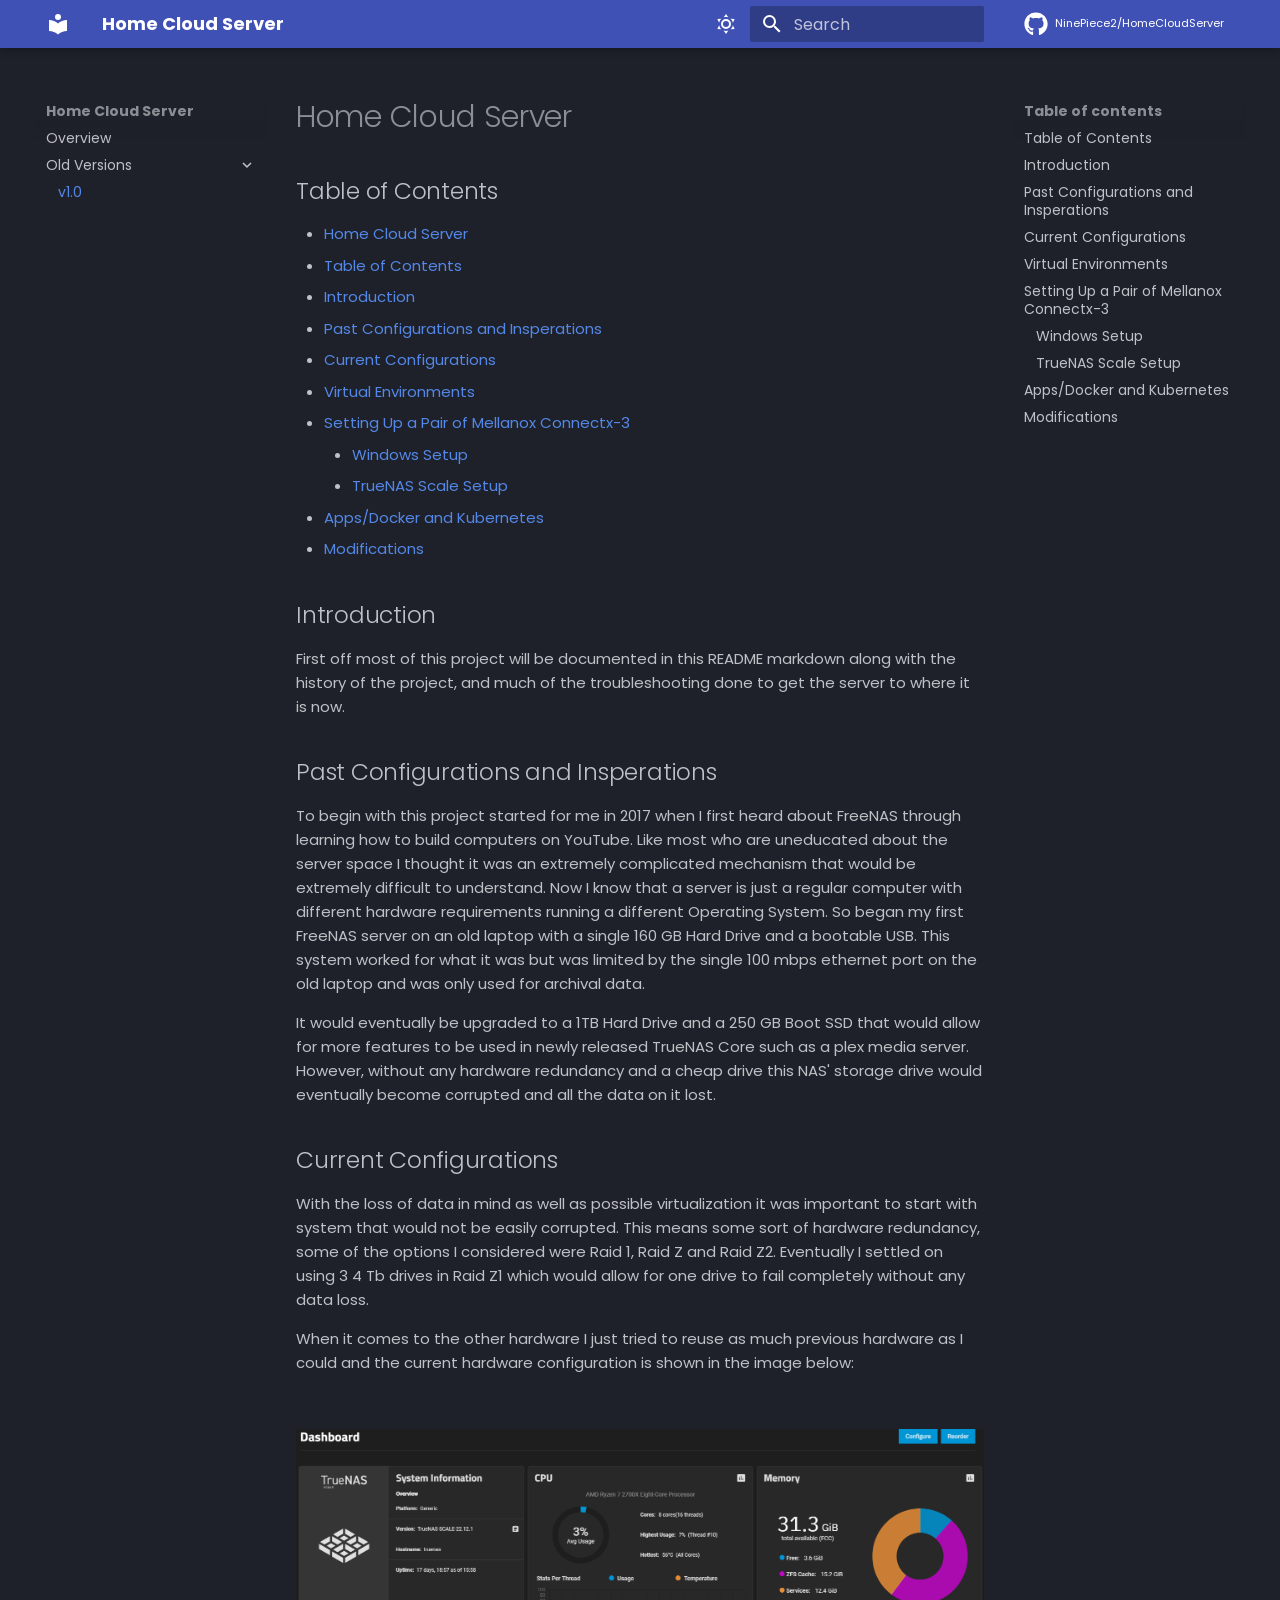
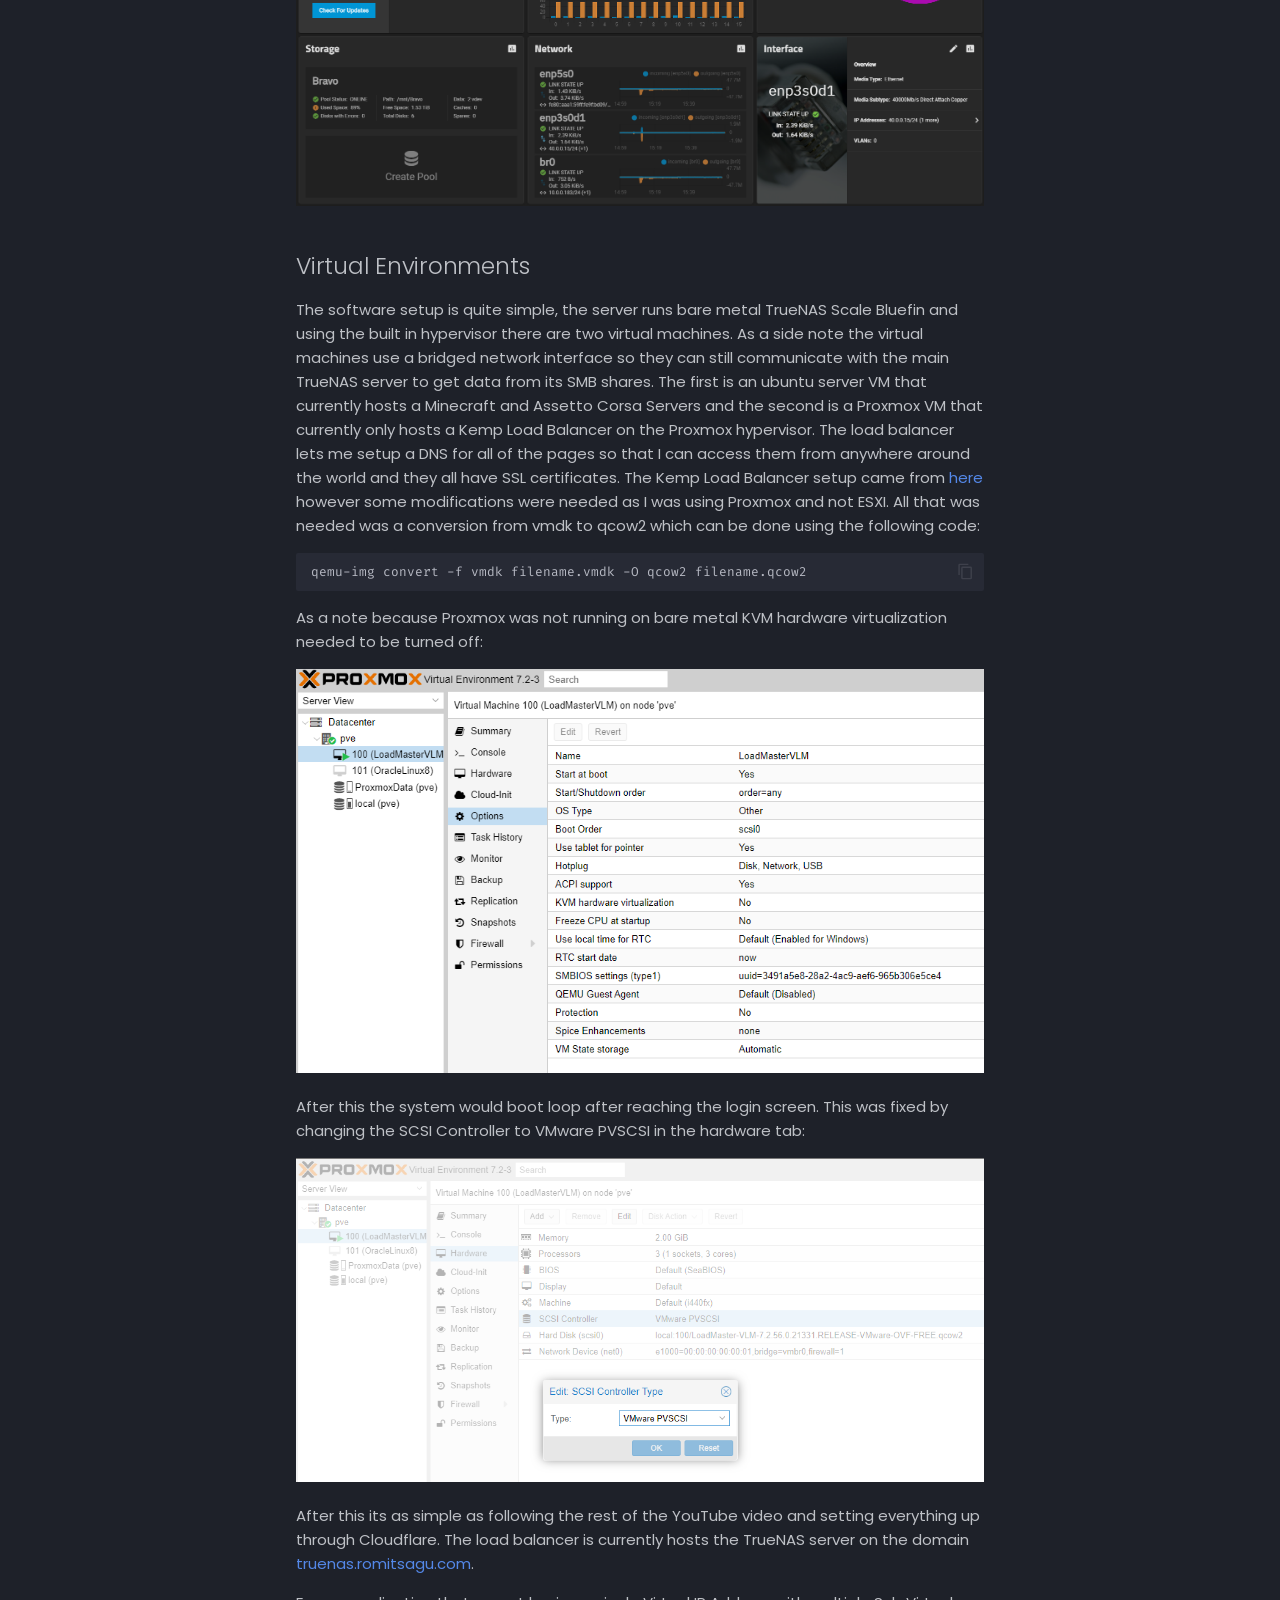
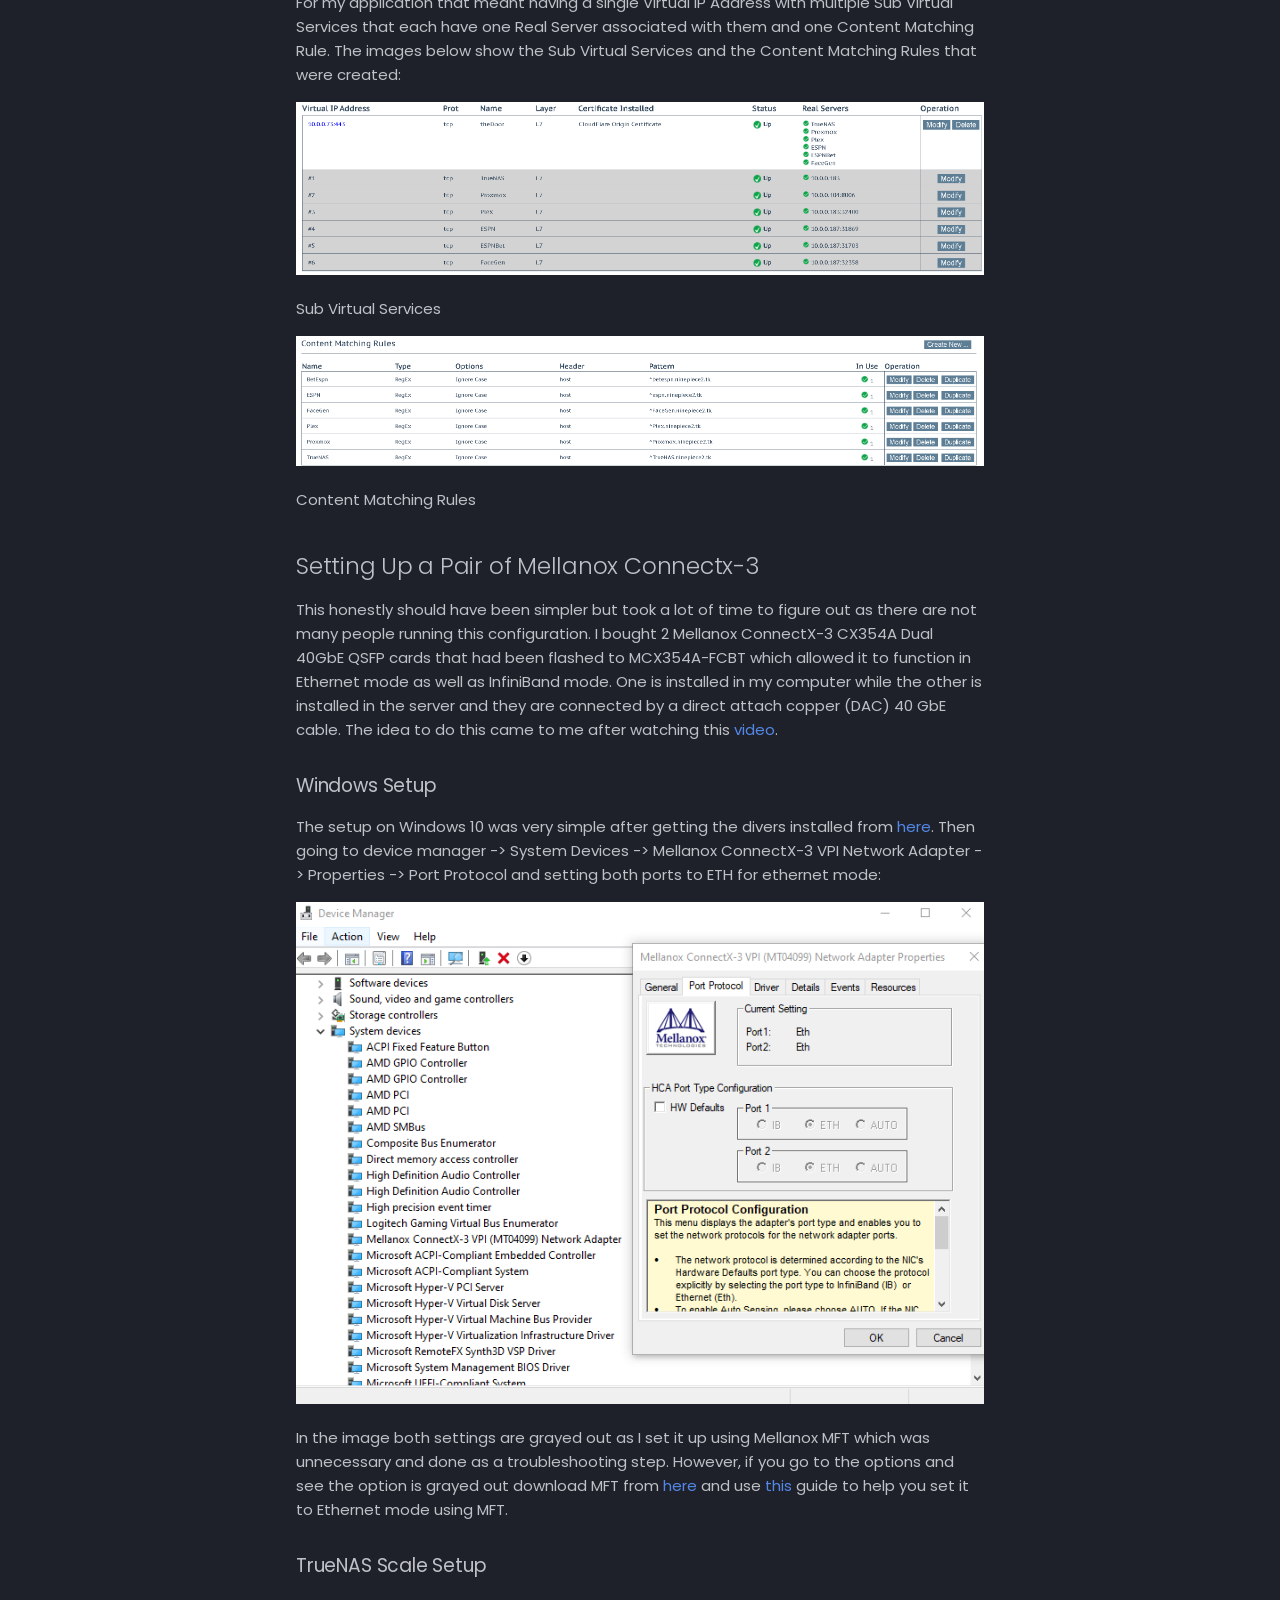
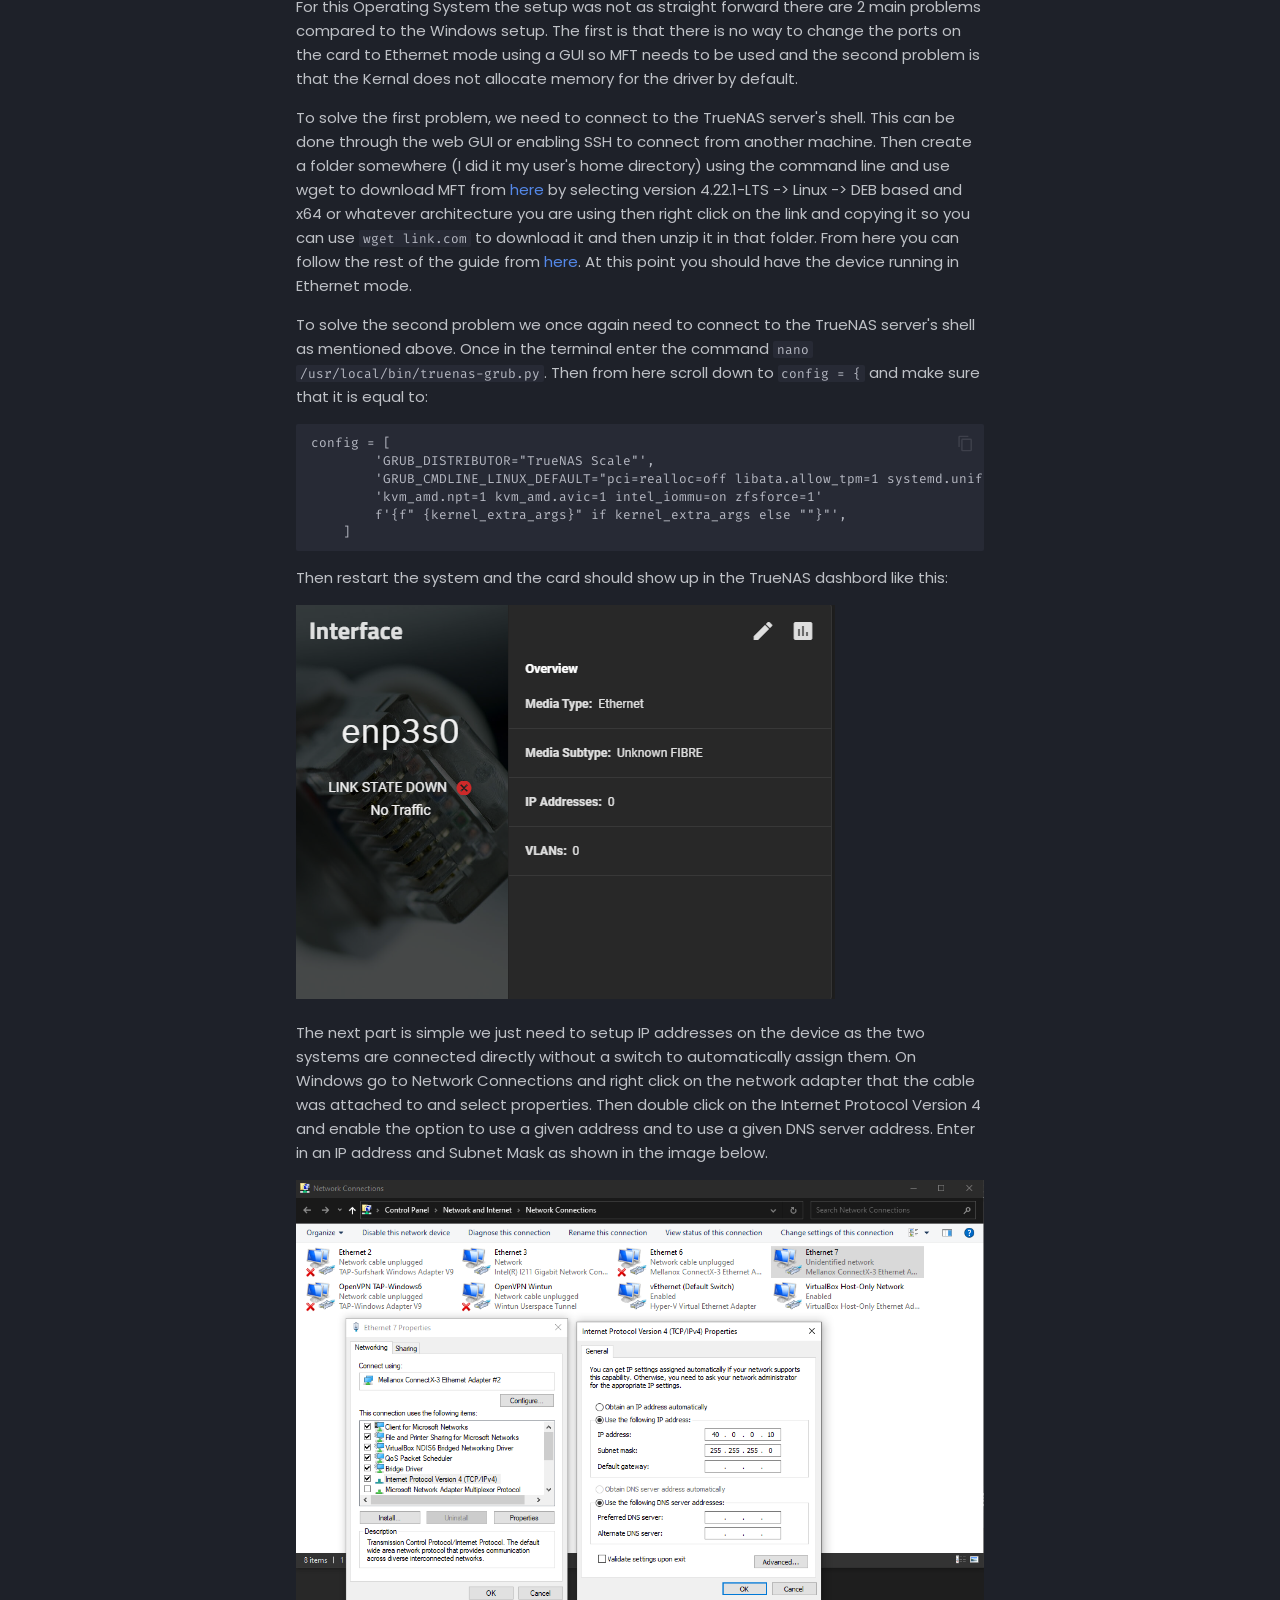
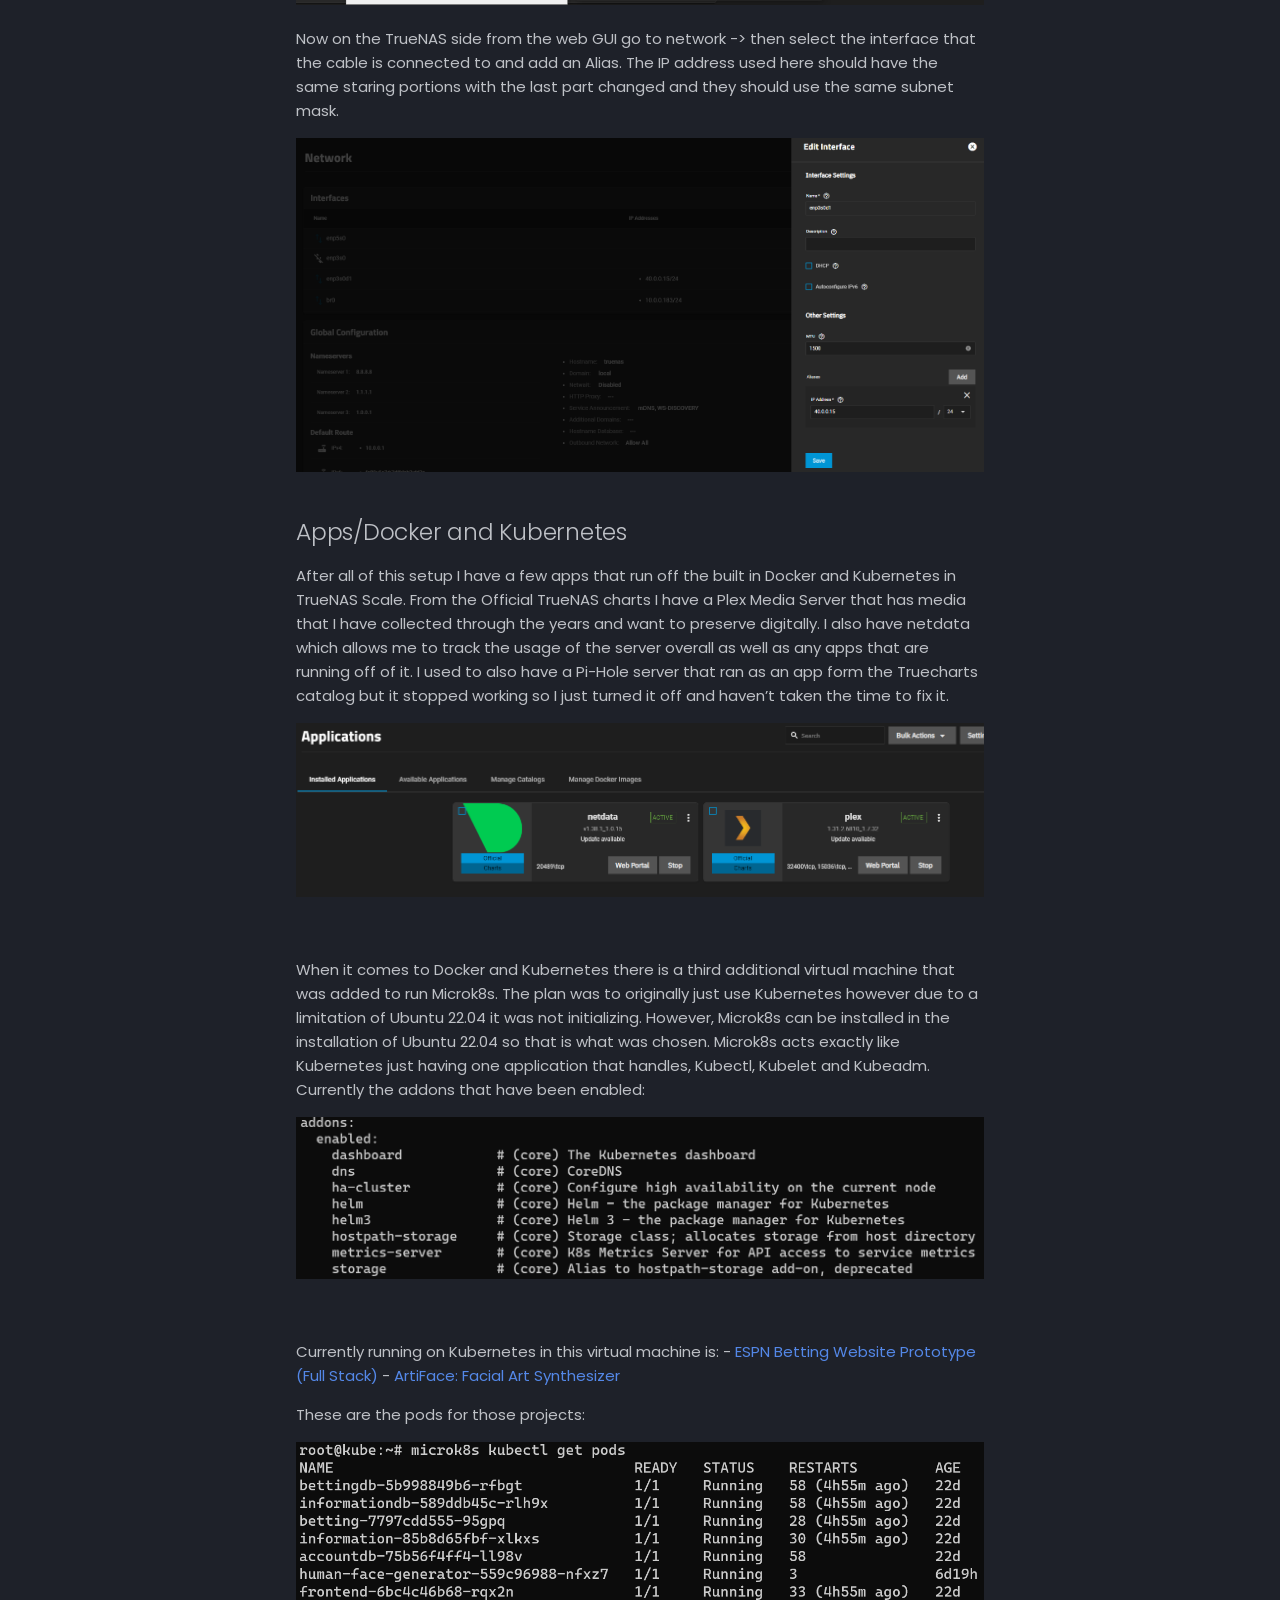
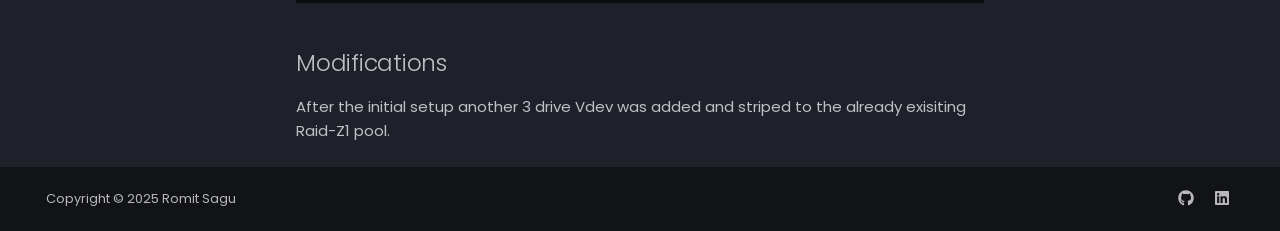
<file: Old_Versions/v1.0/index.html>
<!doctype html>
<html lang="en" class="no-js">
  <head>
    
      <meta charset="utf-8">
      <meta name="viewport" content="width=device-width,initial-scale=1">
      
      
      
        <link rel="canonical" href="https://homecloudserver.romitsagu.com/Old_Versions/v1.0/">
      
      
        <link rel="prev" href="../..">
      
      
      
      <link rel="icon" href="../../assets/images/favicon.png">
      <meta name="generator" content="mkdocs-1.6.1, mkdocs-material-9.6.16">
    
    
      
        <title>v1.0 - Home Cloud Server</title>
      
    
    
      <link rel="stylesheet" href="../../assets/stylesheets/main.7e37652d.min.css">
      
        
        <link rel="stylesheet" href="../../assets/stylesheets/palette.06af60db.min.css">
      
      


    
    
      
    
    
      
        
        
        <link rel="preconnect" href="https://fonts.gstatic.com" crossorigin>
        <link rel="stylesheet" href="https://fonts.googleapis.com/css?family=Poppins:300,300i,400,400i,700,700i%7CFira+Code:400,400i,700,700i&display=fallback">
        <style>:root{--md-text-font:"Poppins";--md-code-font:"Fira Code"}</style>
      
    
    
      <link rel="stylesheet" href="../../overrides.css">
    
    <script>__md_scope=new URL("../..",location),__md_hash=e=>[...e].reduce(((e,_)=>(e<<5)-e+_.charCodeAt(0)),0),__md_get=(e,_=localStorage,t=__md_scope)=>JSON.parse(_.getItem(t.pathname+"."+e)),__md_set=(e,_,t=localStorage,a=__md_scope)=>{try{t.setItem(a.pathname+"."+e,JSON.stringify(_))}catch(e){}}</script>
    
      

    
    
    
  </head>
  
  
    
    
      
    
    
    
    
    <body dir="ltr" data-md-color-scheme="slate" data-md-color-primary="indigo" data-md-color-accent="indigo">
  
    
    <input class="md-toggle" data-md-toggle="drawer" type="checkbox" id="__drawer" autocomplete="off">
    <input class="md-toggle" data-md-toggle="search" type="checkbox" id="__search" autocomplete="off">
    <label class="md-overlay" for="__drawer"></label>
    <div data-md-component="skip">
      
        
        <a href="#home-cloud-server" class="md-skip">
          Skip to content
        </a>
      
    </div>
    <div data-md-component="announce">
      
    </div>
    
    
      

  

<header class="md-header md-header--shadow" data-md-component="header">
  <nav class="md-header__inner md-grid" aria-label="Header">
    <a href="../.." title="Home Cloud Server" class="md-header__button md-logo" aria-label="Home Cloud Server" data-md-component="logo">
      
  
  <svg xmlns="http://www.w3.org/2000/svg" viewBox="0 0 24 24"><path d="M12 8a3 3 0 0 0 3-3 3 3 0 0 0-3-3 3 3 0 0 0-3 3 3 3 0 0 0 3 3m0 3.54C9.64 9.35 6.5 8 3 8v11c3.5 0 6.64 1.35 9 3.54 2.36-2.19 5.5-3.54 9-3.54V8c-3.5 0-6.64 1.35-9 3.54"/></svg>

    </a>
    <label class="md-header__button md-icon" for="__drawer">
      
      <svg xmlns="http://www.w3.org/2000/svg" viewBox="0 0 24 24"><path d="M3 6h18v2H3zm0 5h18v2H3zm0 5h18v2H3z"/></svg>
    </label>
    <div class="md-header__title" data-md-component="header-title">
      <div class="md-header__ellipsis">
        <div class="md-header__topic">
          <span class="md-ellipsis">
            Home Cloud Server
          </span>
        </div>
        <div class="md-header__topic" data-md-component="header-topic">
          <span class="md-ellipsis">
            
              v1.0
            
          </span>
        </div>
      </div>
    </div>
    
      
        <form class="md-header__option" data-md-component="palette">
  
    
    
    
    <input class="md-option" data-md-color-media="" data-md-color-scheme="slate" data-md-color-primary="indigo" data-md-color-accent="indigo"  aria-label="Switch to light mode"  type="radio" name="__palette" id="__palette_0">
    
      <label class="md-header__button md-icon" title="Switch to light mode" for="__palette_1" hidden>
        <svg xmlns="http://www.w3.org/2000/svg" viewBox="0 0 24 24"><path d="M12 7a5 5 0 0 1 5 5 5 5 0 0 1-5 5 5 5 0 0 1-5-5 5 5 0 0 1 5-5m0 2a3 3 0 0 0-3 3 3 3 0 0 0 3 3 3 3 0 0 0 3-3 3 3 0 0 0-3-3m0-7 2.39 3.42C13.65 5.15 12.84 5 12 5s-1.65.15-2.39.42zM3.34 7l4.16-.35A7.2 7.2 0 0 0 5.94 8.5c-.44.74-.69 1.5-.83 2.29zm.02 10 1.76-3.77a7.131 7.131 0 0 0 2.38 4.14zM20.65 7l-1.77 3.79a7.02 7.02 0 0 0-2.38-4.15zm-.01 10-4.14.36c.59-.51 1.12-1.14 1.54-1.86.42-.73.69-1.5.83-2.29zM12 22l-2.41-3.44c.74.27 1.55.44 2.41.44.82 0 1.63-.17 2.37-.44z"/></svg>
      </label>
    
  
    
    
    
    <input class="md-option" data-md-color-media="" data-md-color-scheme="default" data-md-color-primary="indigo" data-md-color-accent="indigo"  aria-label="Switch to dark mode"  type="radio" name="__palette" id="__palette_1">
    
      <label class="md-header__button md-icon" title="Switch to dark mode" for="__palette_0" hidden>
        <svg xmlns="http://www.w3.org/2000/svg" viewBox="0 0 24 24"><path d="m17.75 4.09-2.53 1.94.91 3.06-2.63-1.81-2.63 1.81.91-3.06-2.53-1.94L12.44 4l1.06-3 1.06 3zm3.5 6.91-1.64 1.25.59 1.98-1.7-1.17-1.7 1.17.59-1.98L15.75 11l2.06-.05L18.5 9l.69 1.95zm-2.28 4.95c.83-.08 1.72 1.1 1.19 1.85-.32.45-.66.87-1.08 1.27C15.17 23 8.84 23 4.94 19.07c-3.91-3.9-3.91-10.24 0-14.14.4-.4.82-.76 1.27-1.08.75-.53 1.93.36 1.85 1.19-.27 2.86.69 5.83 2.89 8.02a9.96 9.96 0 0 0 8.02 2.89m-1.64 2.02a12.08 12.08 0 0 1-7.8-3.47c-2.17-2.19-3.33-5-3.49-7.82-2.81 3.14-2.7 7.96.31 10.98 3.02 3.01 7.84 3.12 10.98.31"/></svg>
      </label>
    
  
</form>
      
    
    
      <script>var palette=__md_get("__palette");if(palette&&palette.color){if("(prefers-color-scheme)"===palette.color.media){var media=matchMedia("(prefers-color-scheme: light)"),input=document.querySelector(media.matches?"[data-md-color-media='(prefers-color-scheme: light)']":"[data-md-color-media='(prefers-color-scheme: dark)']");palette.color.media=input.getAttribute("data-md-color-media"),palette.color.scheme=input.getAttribute("data-md-color-scheme"),palette.color.primary=input.getAttribute("data-md-color-primary"),palette.color.accent=input.getAttribute("data-md-color-accent")}for(var[key,value]of Object.entries(palette.color))document.body.setAttribute("data-md-color-"+key,value)}</script>
    
    
    
      
      
        <label class="md-header__button md-icon" for="__search">
          
          <svg xmlns="http://www.w3.org/2000/svg" viewBox="0 0 24 24"><path d="M9.5 3A6.5 6.5 0 0 1 16 9.5c0 1.61-.59 3.09-1.56 4.23l.27.27h.79l5 5-1.5 1.5-5-5v-.79l-.27-.27A6.52 6.52 0 0 1 9.5 16 6.5 6.5 0 0 1 3 9.5 6.5 6.5 0 0 1 9.5 3m0 2C7 5 5 7 5 9.5S7 14 9.5 14 14 12 14 9.5 12 5 9.5 5"/></svg>
        </label>
        <div class="md-search" data-md-component="search" role="dialog">
  <label class="md-search__overlay" for="__search"></label>
  <div class="md-search__inner" role="search">
    <form class="md-search__form" name="search">
      <input type="text" class="md-search__input" name="query" aria-label="Search" placeholder="Search" autocapitalize="off" autocorrect="off" autocomplete="off" spellcheck="false" data-md-component="search-query" required>
      <label class="md-search__icon md-icon" for="__search">
        
        <svg xmlns="http://www.w3.org/2000/svg" viewBox="0 0 24 24"><path d="M9.5 3A6.5 6.5 0 0 1 16 9.5c0 1.61-.59 3.09-1.56 4.23l.27.27h.79l5 5-1.5 1.5-5-5v-.79l-.27-.27A6.52 6.52 0 0 1 9.5 16 6.5 6.5 0 0 1 3 9.5 6.5 6.5 0 0 1 9.5 3m0 2C7 5 5 7 5 9.5S7 14 9.5 14 14 12 14 9.5 12 5 9.5 5"/></svg>
        
        <svg xmlns="http://www.w3.org/2000/svg" viewBox="0 0 24 24"><path d="M20 11v2H8l5.5 5.5-1.42 1.42L4.16 12l7.92-7.92L13.5 5.5 8 11z"/></svg>
      </label>
      <nav class="md-search__options" aria-label="Search">
        
        <button type="reset" class="md-search__icon md-icon" title="Clear" aria-label="Clear" tabindex="-1">
          
          <svg xmlns="http://www.w3.org/2000/svg" viewBox="0 0 24 24"><path d="M19 6.41 17.59 5 12 10.59 6.41 5 5 6.41 10.59 12 5 17.59 6.41 19 12 13.41 17.59 19 19 17.59 13.41 12z"/></svg>
        </button>
      </nav>
      
    </form>
    <div class="md-search__output">
      <div class="md-search__scrollwrap" tabindex="0" data-md-scrollfix>
        <div class="md-search-result" data-md-component="search-result">
          <div class="md-search-result__meta">
            Initializing search
          </div>
          <ol class="md-search-result__list" role="presentation"></ol>
        </div>
      </div>
    </div>
  </div>
</div>
      
    
    
      <div class="md-header__source">
        <a href="https://github.com/NinePiece2/HomeCloudServer" title="Go to repository" class="md-source" data-md-component="source">
  <div class="md-source__icon md-icon">
    
    <svg xmlns="http://www.w3.org/2000/svg" viewBox="0 0 512 512"><!--! Font Awesome Free 7.0.0 by @fontawesome - https://fontawesome.com License - https://fontawesome.com/license/free (Icons: CC BY 4.0, Fonts: SIL OFL 1.1, Code: MIT License) Copyright 2025 Fonticons, Inc.--><path fill="currentColor" d="M173.9 397.4c0 2-2.3 3.6-5.2 3.6-3.3.3-5.6-1.3-5.6-3.6 0-2 2.3-3.6 5.2-3.6 3-.3 5.6 1.3 5.6 3.6m-31.1-4.5c-.7 2 1.3 4.3 4.3 4.9 2.6 1 5.6 0 6.2-2s-1.3-4.3-4.3-5.2c-2.6-.7-5.5.3-6.2 2.3m44.2-1.7c-2.9.7-4.9 2.6-4.6 4.9.3 2 2.9 3.3 5.9 2.6 2.9-.7 4.9-2.6 4.6-4.6-.3-1.9-3-3.2-5.9-2.9M252.8 8C114.1 8 8 113.3 8 252c0 110.9 69.8 205.8 169.5 239.2 12.8 2.3 17.3-5.6 17.3-12.1 0-6.2-.3-40.4-.3-61.4 0 0-70 15-84.7-29.8 0 0-11.4-29.1-27.8-36.6 0 0-22.9-15.7 1.6-15.4 0 0 24.9 2 38.6 25.8 21.9 38.6 58.6 27.5 72.9 20.9 2.3-16 8.8-27.1 16-33.7-55.9-6.2-112.3-14.3-112.3-110.5 0-27.5 7.6-41.3 23.6-58.9-2.6-6.5-11.1-33.3 2.6-67.9 20.9-6.5 69 27 69 27 20-5.6 41.5-8.5 62.8-8.5s42.8 2.9 62.8 8.5c0 0 48.1-33.6 69-27 13.7 34.7 5.2 61.4 2.6 67.9 16 17.7 25.8 31.5 25.8 58.9 0 96.5-58.9 104.2-114.8 110.5 9.2 7.9 17 22.9 17 46.4 0 33.7-.3 75.4-.3 83.6 0 6.5 4.6 14.4 17.3 12.1C436.2 457.8 504 362.9 504 252 504 113.3 391.5 8 252.8 8M105.2 352.9c-1.3 1-1 3.3.7 5.2 1.6 1.6 3.9 2.3 5.2 1 1.3-1 1-3.3-.7-5.2-1.6-1.6-3.9-2.3-5.2-1m-10.8-8.1c-.7 1.3.3 2.9 2.3 3.9 1.6 1 3.6.7 4.3-.7.7-1.3-.3-2.9-2.3-3.9-2-.6-3.6-.3-4.3.7m32.4 35.6c-1.6 1.3-1 4.3 1.3 6.2 2.3 2.3 5.2 2.6 6.5 1 1.3-1.3.7-4.3-1.3-6.2-2.2-2.3-5.2-2.6-6.5-1m-11.4-14.7c-1.6 1-1.6 3.6 0 5.9s4.3 3.3 5.6 2.3c1.6-1.3 1.6-3.9 0-6.2-1.4-2.3-4-3.3-5.6-2"/></svg>
  </div>
  <div class="md-source__repository">
    NinePiece2/HomeCloudServer
  </div>
</a>
      </div>
    
  </nav>
  
</header>
    
    <div class="md-container" data-md-component="container">
      
      
        
          
        
      
      <main class="md-main" data-md-component="main">
        <div class="md-main__inner md-grid">
          
            
              
              <div class="md-sidebar md-sidebar--primary" data-md-component="sidebar" data-md-type="navigation" >
                <div class="md-sidebar__scrollwrap">
                  <div class="md-sidebar__inner">
                    



<nav class="md-nav md-nav--primary" aria-label="Navigation" data-md-level="0">
  <label class="md-nav__title" for="__drawer">
    <a href="../.." title="Home Cloud Server" class="md-nav__button md-logo" aria-label="Home Cloud Server" data-md-component="logo">
      
  
  <svg xmlns="http://www.w3.org/2000/svg" viewBox="0 0 24 24"><path d="M12 8a3 3 0 0 0 3-3 3 3 0 0 0-3-3 3 3 0 0 0-3 3 3 3 0 0 0 3 3m0 3.54C9.64 9.35 6.5 8 3 8v11c3.5 0 6.64 1.35 9 3.54 2.36-2.19 5.5-3.54 9-3.54V8c-3.5 0-6.64 1.35-9 3.54"/></svg>

    </a>
    Home Cloud Server
  </label>
  
    <div class="md-nav__source">
      <a href="https://github.com/NinePiece2/HomeCloudServer" title="Go to repository" class="md-source" data-md-component="source">
  <div class="md-source__icon md-icon">
    
    <svg xmlns="http://www.w3.org/2000/svg" viewBox="0 0 512 512"><!--! Font Awesome Free 7.0.0 by @fontawesome - https://fontawesome.com License - https://fontawesome.com/license/free (Icons: CC BY 4.0, Fonts: SIL OFL 1.1, Code: MIT License) Copyright 2025 Fonticons, Inc.--><path fill="currentColor" d="M173.9 397.4c0 2-2.3 3.6-5.2 3.6-3.3.3-5.6-1.3-5.6-3.6 0-2 2.3-3.6 5.2-3.6 3-.3 5.6 1.3 5.6 3.6m-31.1-4.5c-.7 2 1.3 4.3 4.3 4.9 2.6 1 5.6 0 6.2-2s-1.3-4.3-4.3-5.2c-2.6-.7-5.5.3-6.2 2.3m44.2-1.7c-2.9.7-4.9 2.6-4.6 4.9.3 2 2.9 3.3 5.9 2.6 2.9-.7 4.9-2.6 4.6-4.6-.3-1.9-3-3.2-5.9-2.9M252.8 8C114.1 8 8 113.3 8 252c0 110.9 69.8 205.8 169.5 239.2 12.8 2.3 17.3-5.6 17.3-12.1 0-6.2-.3-40.4-.3-61.4 0 0-70 15-84.7-29.8 0 0-11.4-29.1-27.8-36.6 0 0-22.9-15.7 1.6-15.4 0 0 24.9 2 38.6 25.8 21.9 38.6 58.6 27.5 72.9 20.9 2.3-16 8.8-27.1 16-33.7-55.9-6.2-112.3-14.3-112.3-110.5 0-27.5 7.6-41.3 23.6-58.9-2.6-6.5-11.1-33.3 2.6-67.9 20.9-6.5 69 27 69 27 20-5.6 41.5-8.5 62.8-8.5s42.8 2.9 62.8 8.5c0 0 48.1-33.6 69-27 13.7 34.7 5.2 61.4 2.6 67.9 16 17.7 25.8 31.5 25.8 58.9 0 96.5-58.9 104.2-114.8 110.5 9.2 7.9 17 22.9 17 46.4 0 33.7-.3 75.4-.3 83.6 0 6.5 4.6 14.4 17.3 12.1C436.2 457.8 504 362.9 504 252 504 113.3 391.5 8 252.8 8M105.2 352.9c-1.3 1-1 3.3.7 5.2 1.6 1.6 3.9 2.3 5.2 1 1.3-1 1-3.3-.7-5.2-1.6-1.6-3.9-2.3-5.2-1m-10.8-8.1c-.7 1.3.3 2.9 2.3 3.9 1.6 1 3.6.7 4.3-.7.7-1.3-.3-2.9-2.3-3.9-2-.6-3.6-.3-4.3.7m32.4 35.6c-1.6 1.3-1 4.3 1.3 6.2 2.3 2.3 5.2 2.6 6.5 1 1.3-1.3.7-4.3-1.3-6.2-2.2-2.3-5.2-2.6-6.5-1m-11.4-14.7c-1.6 1-1.6 3.6 0 5.9s4.3 3.3 5.6 2.3c1.6-1.3 1.6-3.9 0-6.2-1.4-2.3-4-3.3-5.6-2"/></svg>
  </div>
  <div class="md-source__repository">
    NinePiece2/HomeCloudServer
  </div>
</a>
    </div>
  
  <ul class="md-nav__list" data-md-scrollfix>
    
      
      
  
  
  
  
    <li class="md-nav__item">
      <a href="../.." class="md-nav__link">
        
  
  
  <span class="md-ellipsis">
    Overview
    
  </span>
  

      </a>
    </li>
  

    
      
      
  
  
    
  
  
  
    
    
    
    
    
    <li class="md-nav__item md-nav__item--active md-nav__item--nested">
      
        
        
        <input class="md-nav__toggle md-toggle " type="checkbox" id="__nav_2" checked>
        
          
          <label class="md-nav__link" for="__nav_2" id="__nav_2_label" tabindex="0">
            
  
  
  <span class="md-ellipsis">
    Old Versions
    
  </span>
  

            <span class="md-nav__icon md-icon"></span>
          </label>
        
        <nav class="md-nav" data-md-level="1" aria-labelledby="__nav_2_label" aria-expanded="true">
          <label class="md-nav__title" for="__nav_2">
            <span class="md-nav__icon md-icon"></span>
            Old Versions
          </label>
          <ul class="md-nav__list" data-md-scrollfix>
            
              
                
  
  
    
  
  
  
    <li class="md-nav__item md-nav__item--active">
      
      <input class="md-nav__toggle md-toggle" type="checkbox" id="__toc">
      
      
        
      
      
        <label class="md-nav__link md-nav__link--active" for="__toc">
          
  
  
  <span class="md-ellipsis">
    v1.0
    
  </span>
  

          <span class="md-nav__icon md-icon"></span>
        </label>
      
      <a href="./" class="md-nav__link md-nav__link--active">
        
  
  
  <span class="md-ellipsis">
    v1.0
    
  </span>
  

      </a>
      
        

<nav class="md-nav md-nav--secondary" aria-label="Table of contents">
  
  
  
    
  
  
    <label class="md-nav__title" for="__toc">
      <span class="md-nav__icon md-icon"></span>
      Table of contents
    </label>
    <ul class="md-nav__list" data-md-component="toc" data-md-scrollfix>
      
        <li class="md-nav__item">
  <a href="#table-of-contents" class="md-nav__link">
    <span class="md-ellipsis">
      Table of Contents
    </span>
  </a>
  
</li>
      
        <li class="md-nav__item">
  <a href="#introduction" class="md-nav__link">
    <span class="md-ellipsis">
      Introduction
    </span>
  </a>
  
</li>
      
        <li class="md-nav__item">
  <a href="#past-configurations-and-insperations" class="md-nav__link">
    <span class="md-ellipsis">
      Past Configurations and Insperations
    </span>
  </a>
  
</li>
      
        <li class="md-nav__item">
  <a href="#current-configurations" class="md-nav__link">
    <span class="md-ellipsis">
      Current Configurations
    </span>
  </a>
  
</li>
      
        <li class="md-nav__item">
  <a href="#virtual-environments" class="md-nav__link">
    <span class="md-ellipsis">
      Virtual Environments
    </span>
  </a>
  
</li>
      
        <li class="md-nav__item">
  <a href="#setting-up-a-pair-of-mellanox-connectx-3" class="md-nav__link">
    <span class="md-ellipsis">
      Setting Up a Pair of Mellanox Connectx-3
    </span>
  </a>
  
    <nav class="md-nav" aria-label="Setting Up a Pair of Mellanox Connectx-3">
      <ul class="md-nav__list">
        
          <li class="md-nav__item">
  <a href="#windows-setup" class="md-nav__link">
    <span class="md-ellipsis">
      Windows Setup
    </span>
  </a>
  
</li>
        
          <li class="md-nav__item">
  <a href="#truenas-scale-setup" class="md-nav__link">
    <span class="md-ellipsis">
      TrueNAS Scale Setup
    </span>
  </a>
  
</li>
        
      </ul>
    </nav>
  
</li>
      
        <li class="md-nav__item">
  <a href="#appsdocker-and-kubernetes" class="md-nav__link">
    <span class="md-ellipsis">
      Apps/Docker and Kubernetes
    </span>
  </a>
  
</li>
      
        <li class="md-nav__item">
  <a href="#modifications" class="md-nav__link">
    <span class="md-ellipsis">
      Modifications
    </span>
  </a>
  
</li>
      
    </ul>
  
</nav>
      
    </li>
  

              
            
          </ul>
        </nav>
      
    </li>
  

    
  </ul>
</nav>
                  </div>
                </div>
              </div>
            
            
              
              <div class="md-sidebar md-sidebar--secondary" data-md-component="sidebar" data-md-type="toc" >
                <div class="md-sidebar__scrollwrap">
                  <div class="md-sidebar__inner">
                    

<nav class="md-nav md-nav--secondary" aria-label="Table of contents">
  
  
  
    
  
  
    <label class="md-nav__title" for="__toc">
      <span class="md-nav__icon md-icon"></span>
      Table of contents
    </label>
    <ul class="md-nav__list" data-md-component="toc" data-md-scrollfix>
      
        <li class="md-nav__item">
  <a href="#table-of-contents" class="md-nav__link">
    <span class="md-ellipsis">
      Table of Contents
    </span>
  </a>
  
</li>
      
        <li class="md-nav__item">
  <a href="#introduction" class="md-nav__link">
    <span class="md-ellipsis">
      Introduction
    </span>
  </a>
  
</li>
      
        <li class="md-nav__item">
  <a href="#past-configurations-and-insperations" class="md-nav__link">
    <span class="md-ellipsis">
      Past Configurations and Insperations
    </span>
  </a>
  
</li>
      
        <li class="md-nav__item">
  <a href="#current-configurations" class="md-nav__link">
    <span class="md-ellipsis">
      Current Configurations
    </span>
  </a>
  
</li>
      
        <li class="md-nav__item">
  <a href="#virtual-environments" class="md-nav__link">
    <span class="md-ellipsis">
      Virtual Environments
    </span>
  </a>
  
</li>
      
        <li class="md-nav__item">
  <a href="#setting-up-a-pair-of-mellanox-connectx-3" class="md-nav__link">
    <span class="md-ellipsis">
      Setting Up a Pair of Mellanox Connectx-3
    </span>
  </a>
  
    <nav class="md-nav" aria-label="Setting Up a Pair of Mellanox Connectx-3">
      <ul class="md-nav__list">
        
          <li class="md-nav__item">
  <a href="#windows-setup" class="md-nav__link">
    <span class="md-ellipsis">
      Windows Setup
    </span>
  </a>
  
</li>
        
          <li class="md-nav__item">
  <a href="#truenas-scale-setup" class="md-nav__link">
    <span class="md-ellipsis">
      TrueNAS Scale Setup
    </span>
  </a>
  
</li>
        
      </ul>
    </nav>
  
</li>
      
        <li class="md-nav__item">
  <a href="#appsdocker-and-kubernetes" class="md-nav__link">
    <span class="md-ellipsis">
      Apps/Docker and Kubernetes
    </span>
  </a>
  
</li>
      
        <li class="md-nav__item">
  <a href="#modifications" class="md-nav__link">
    <span class="md-ellipsis">
      Modifications
    </span>
  </a>
  
</li>
      
    </ul>
  
</nav>
                  </div>
                </div>
              </div>
            
          
          
            <div class="md-content" data-md-component="content">
              <article class="md-content__inner md-typeset">
                
                  


  
  


<h1 id="home-cloud-server">Home Cloud Server</h1>
<h2 id="table-of-contents">Table of Contents</h2>
<ul>
<li><a href="#home-cloud-server">Home Cloud Server</a></li>
<li><a href="#table-of-contents">Table of Contents</a></li>
<li><a href="#introduction">Introduction</a></li>
<li><a href="#past-configurations-and-insperations">Past Configurations and Insperations</a></li>
<li><a href="#current-configurations">Current Configurations</a></li>
<li><a href="#virtual-environments">Virtual Environments</a></li>
<li><a href="#setting-up-a-pair-of-mellanox-connectx-3">Setting Up a Pair of Mellanox Connectx-3</a><ul>
<li><a href="#windows-setup">Windows Setup</a></li>
<li><a href="#truenas-scale-setup">TrueNAS Scale Setup</a></li>
</ul>
</li>
<li><a href="#appsdocker-and-kubernetes">Apps/Docker and Kubernetes</a></li>
<li><a href="#modifications">Modifications</a></li>
</ul>
<h2 id="introduction">Introduction</h2>
<p>First off most of this project will be documented in this README markdown along with the history of the project, and much of the troubleshooting done to get the server to where it is now.</p>
<h2 id="past-configurations-and-insperations">Past Configurations and Insperations</h2>
<p>To begin with this project started for me in 2017 when I first heard about FreeNAS through learning how to build computers on YouTube. Like most who are uneducated about the server space I thought it was an extremely complicated mechanism that would be extremely difficult to understand. Now I know that a server is just a regular computer with different hardware requirements running a different Operating System. So began my first FreeNAS server on an old laptop with a single 160 GB Hard Drive and a bootable USB. This system worked for what it was but was limited by the single 100 mbps ethernet port on the old laptop and was only used for archival data.</p>
<p>It would eventually be upgraded to a 1TB Hard Drive and a 250 GB Boot SSD that would allow for more features to be used in newly released TrueNAS Core such as a plex media server. However, without any hardware redundancy and a cheap drive this NAS' storage drive would eventually become corrupted and all the data on it lost.</p>
<h2 id="current-configurations">Current Configurations</h2>
<p>With the loss of data in mind as well as possible virtualization it was important to start with system that would not be easily corrupted. This means some sort of hardware redundancy, some of the options I considered were Raid 1, Raid Z and Raid Z2. Eventually I settled on using 3 4 Tb drives in Raid Z1 which would allow for one drive to fail completely without any data loss.</p>
<p>When it comes to the other hardware I just tried to reuse as much previous hardware as I could and the current hardware configuration is shown in the image below:</p>
<p><br/></p>
<p><a href="images/CurrentConfig.PNG"><img src=images/CurrentConfig.PNG height=500></a></p>
<h2 id="virtual-environments">Virtual Environments</h2>
<p>The software setup is quite simple, the server runs bare metal TrueNAS Scale Bluefin and using the built in hypervisor there are two virtual machines. As a side note the virtual machines use a bridged network interface so they can still communicate with the main TrueNAS server to get data from its SMB shares. The first is an ubuntu server VM that currently hosts a Minecraft and Assetto Corsa Servers and the second is a Proxmox VM that currently only hosts a Kemp Load Balancer on the Proxmox hypervisor. The load balancer lets me setup a DNS for all of the pages so that I can access them from anywhere around the world and they all have SSL certificates. The Kemp Load Balancer setup came from <a href="https://www.youtube.com/watch?v=LlbTSfc4biw&amp;ab_channel=NetworkChuck">here</a> however some modifications were needed as I was using Proxmox and not ESXI. All that was needed was a conversion from vmdk to qcow2 which can be done using the following code:</p>
<pre><code>qemu-img convert -f vmdk filename.vmdk -O qcow2 filename.qcow2
</code></pre>
<p>As a note because Proxmox was not running on bare metal KVM hardware virtualization needed to be turned off:</p>
<p><a href="images/KVM.PNG"><img src=images/KVM.PNG height=400></a></p>
<p>After this the system would boot loop after reaching the login screen. This was fixed by changing the SCSI Controller to VMware PVSCSI in the hardware tab:</p>
<p><a href="images/SCSIController.PNG"><img src=images/SCSIController.PNG height=400></a></p>
<p>After this its as simple as following the rest of the YouTube video and setting everything up through Cloudflare. The load balancer is currently hosts the TrueNAS server on the domain <a href="https://truenas.romitsagu.com">truenas.romitsagu.com</a>.</p>
<p>For my application that meant having a single Virtual IP Address with multiple Sub Virtual Services that each have one Real Server associated with them and one Content Matching Rule. The images below show the Sub Virtual Services and the Content Matching Rules that were created:</p>
<p><a href="images/SubVirtualServices.png"><img src=images/SubVirtualServices.png height=220></a></p>
<p>Sub Virtual Services</p>
<p><a href="images/ContentMatchingRules.png"><img src=images/ContentMatchingRules.png height=170></a></p>
<p>Content Matching Rules</p>
<h2 id="setting-up-a-pair-of-mellanox-connectx-3">Setting Up a Pair of Mellanox Connectx-3</h2>
<p>This honestly should have been simpler but took a lot of time to figure out as there are not many people running this configuration. I bought 2 Mellanox ConnectX-3 CX354A Dual 40GbE QSFP cards that had been flashed to MCX354A-FCBT which allowed it to function in Ethernet mode as well as InfiniBand mode. One is installed in my computer while the other is installed in the server and they are connected by a direct attach copper (DAC) 40 GbE cable. The idea to do this came to me after watching this <a href="https://www.youtube.com/watch?v=OZ8ZS1CwbPI&amp;ab_channel=RaidOwl">video</a>.</p>
<h3 id="windows-setup">Windows Setup</h3>
<p>The setup on Windows 10 was very simple after getting the divers installed from <a href="https://network.nvidia.com/products/adapter-software/ethernet/windows/winof-2/">here</a>. Then going to device manager -&gt; System Devices -&gt; Mellanox ConnectX-3 VPI Network Adapter -&gt; Properties -&gt; Port Protocol and setting both ports to ETH for ethernet mode:</p>
<p><a href="images/MellanoxWindows.PNG"><img src=images/MellanoxWindows.PNG height=400></a></p>
<p>In the image both settings are grayed out as I set it up using Mellanox MFT which was unnecessary and done as a troubleshooting step. However, if you go to the options and see the option is grayed out download MFT from <a href="https://network.nvidia.com/products/adapter-software/firmware-tools/">here</a> and use <a href="https://blog.insanegenius.com/2020/06/21/moving-from-unraid-to-proxmox-ve/">this</a> guide to help you set it to Ethernet mode using MFT.</p>
<h3 id="truenas-scale-setup">TrueNAS Scale Setup</h3>
<p>For this Operating System the setup was not as straight forward there are 2 main problems compared to the Windows setup. The first is that there is no way to change the ports on the card to Ethernet mode using a GUI so MFT needs to be used and the second problem is that the Kernal does not allocate memory for the driver by default.</p>
<p>To solve the first problem, we need to connect to the TrueNAS server's shell. This can be done through the web GUI or enabling SSH to connect from another machine. Then create a folder somewhere (I did it my user's home directory) using the command line and use wget to download MFT from <a href="https://network.nvidia.com/products/adapter-software/firmware-tools/">here</a> by selecting version 4.22.1-LTS -&gt; Linux -&gt; DEB based and x64 or whatever architecture you are using then right click on the link and copying it so you can use <code>wget link.com</code> to download it and then unzip it in that folder. From here you can follow the rest of the guide from <a href="https://blog.insanegenius.com/2020/06/21/moving-from-unraid-to-proxmox-ve/">here</a>. At this point you should have the device running in Ethernet mode.</p>
<p>To solve the second problem we once again need to connect to the TrueNAS server's shell as mentioned above. Once in the terminal enter the command <code>nano /usr/local/bin/truenas-grub.py</code>. Then from here scroll down to <code>config  = {</code> and make sure that it is equal to:</p>
<pre><code>config = [
        'GRUB_DISTRIBUTOR=&quot;TrueNAS Scale&quot;',
        'GRUB_CMDLINE_LINUX_DEFAULT=&quot;pci=realloc=off libata.allow_tpm=1 systemd.unified_cgroup_hierarchy=0 amd_iommu=on iommu=pt '
        'kvm_amd.npt=1 kvm_amd.avic=1 intel_iommu=on zfsforce=1'
        f'{f&quot; {kernel_extra_args}&quot; if kernel_extra_args else &quot;&quot;}&quot;',
    ]
</code></pre>
<p>Then restart the system and the card should show up in the TrueNAS dashbord like this:</p>
<p><a href="images/MellanoxNotConnected.PNG"><img src=images/MellanoxNotConnected.PNG height=400></a></p>
<p>The next part is simple we just need to setup IP addresses on the device as the two systems are connected directly without a switch to automatically assign them. On Windows go to Network Connections and right click on the network adapter that the cable was attached to and select properties. Then double click on the Internet Protocol Version 4 and enable the option to use a given address and to use a given DNS server address. Enter in an IP address and Subnet Mask as shown in the image below.</p>
<p><a href="images/WindowsIPConfig.PNG"><img src=images/WindowsIPConfig.PNG height=500></a></p>
<p>Now on the TrueNAS side from the web GUI go to network -&gt; then select the interface that the cable is connected to and add an Alias. The IP address used here should have the same staring portions with the last part changed and they should use the same subnet mask.</p>
<p><a href="images/TrueNASIPConfig.PNG"><img src=images/TrueNASIPConfig.PNG height=400></a></p>
<h2 id="appsdocker-and-kubernetes">Apps/Docker and Kubernetes</h2>
<p>After all of this setup I have a few apps that run off the built in Docker and Kubernetes in TrueNAS Scale. From the Official TrueNAS charts I have a Plex Media Server that has media that I have collected through the years and want to preserve digitally. I also have netdata which allows me to track the usage of the server overall as well as any apps that are running off of it. I used to also have a Pi-Hole server that ran as an app form the Truecharts catalog but it stopped working so I just turned it off and haven’t taken the time to fix it.</p>
<p><a href="images/Apps.PNG"><img src=images/Apps.PNG height=200></a></p>
<p></br></p>
<p>When it comes to Docker and Kubernetes there is a third additional virtual machine that was added to run Microk8s. The plan was to originally just use Kubernetes however due to a limitation of Ubuntu 22.04 it was not initializing. However, Microk8s can be installed in the installation of Ubuntu 22.04 so that is what was chosen. Microk8s acts exactly like Kubernetes just having one application that handles, Kubectl, Kubelet and Kubeadm. Currently the addons that have been enabled:</p>
<p><a href="images/Microk8s_Addons.png"><img src=images/Microk8s_Addons.png height=150></a></p>
<p></br></p>
<p>Currently running on Kubernetes in this virtual machine is:
- <a href="https://github.com/NinePiece2/ESPN-Betting-Website-Prototype-Full-Stack">ESPN Betting Website Prototype (Full Stack)</a>
- <a href="https://github.com/Siddhant0701/ArtiFace">ArtiFace: Facial Art Synthesizer</a></p>
<p>These are the pods for those projects:</p>
<p><a href="images/Pods.png"><img src=images/Pods.png height=150></a></p>
<h2 id="modifications">Modifications</h2>
<p>After the initial setup another 3 drive Vdev was added and striped to the already exisiting Raid-Z1 pool.</p>












                
              </article>
            </div>
          
          
<script>var target=document.getElementById(location.hash.slice(1));target&&target.name&&(target.checked=target.name.startsWith("__tabbed_"))</script>
        </div>
        
      </main>
      
        <footer class="md-footer">
  
  <div class="md-footer-meta md-typeset">
    <div class="md-footer-meta__inner md-grid">
      <div class="md-copyright">
  
    <div class="md-copyright__highlight">
      Copyright © 2025 Romit Sagu
    </div>
  
  
</div>
      
        <div class="md-social">
  
    
    
    
    
      
      
    
    <a href="https://GitHub.com/NinePiece2" target="_blank" rel="noopener" title="GitHub.com" class="md-social__link">
      <svg xmlns="http://www.w3.org/2000/svg" viewBox="0 0 512 512"><!--! Font Awesome Free 7.0.0 by @fontawesome - https://fontawesome.com License - https://fontawesome.com/license/free (Icons: CC BY 4.0, Fonts: SIL OFL 1.1, Code: MIT License) Copyright 2025 Fonticons, Inc.--><path fill="currentColor" d="M173.9 397.4c0 2-2.3 3.6-5.2 3.6-3.3.3-5.6-1.3-5.6-3.6 0-2 2.3-3.6 5.2-3.6 3-.3 5.6 1.3 5.6 3.6m-31.1-4.5c-.7 2 1.3 4.3 4.3 4.9 2.6 1 5.6 0 6.2-2s-1.3-4.3-4.3-5.2c-2.6-.7-5.5.3-6.2 2.3m44.2-1.7c-2.9.7-4.9 2.6-4.6 4.9.3 2 2.9 3.3 5.9 2.6 2.9-.7 4.9-2.6 4.6-4.6-.3-1.9-3-3.2-5.9-2.9M252.8 8C114.1 8 8 113.3 8 252c0 110.9 69.8 205.8 169.5 239.2 12.8 2.3 17.3-5.6 17.3-12.1 0-6.2-.3-40.4-.3-61.4 0 0-70 15-84.7-29.8 0 0-11.4-29.1-27.8-36.6 0 0-22.9-15.7 1.6-15.4 0 0 24.9 2 38.6 25.8 21.9 38.6 58.6 27.5 72.9 20.9 2.3-16 8.8-27.1 16-33.7-55.9-6.2-112.3-14.3-112.3-110.5 0-27.5 7.6-41.3 23.6-58.9-2.6-6.5-11.1-33.3 2.6-67.9 20.9-6.5 69 27 69 27 20-5.6 41.5-8.5 62.8-8.5s42.8 2.9 62.8 8.5c0 0 48.1-33.6 69-27 13.7 34.7 5.2 61.4 2.6 67.9 16 17.7 25.8 31.5 25.8 58.9 0 96.5-58.9 104.2-114.8 110.5 9.2 7.9 17 22.9 17 46.4 0 33.7-.3 75.4-.3 83.6 0 6.5 4.6 14.4 17.3 12.1C436.2 457.8 504 362.9 504 252 504 113.3 391.5 8 252.8 8M105.2 352.9c-1.3 1-1 3.3.7 5.2 1.6 1.6 3.9 2.3 5.2 1 1.3-1 1-3.3-.7-5.2-1.6-1.6-3.9-2.3-5.2-1m-10.8-8.1c-.7 1.3.3 2.9 2.3 3.9 1.6 1 3.6.7 4.3-.7.7-1.3-.3-2.9-2.3-3.9-2-.6-3.6-.3-4.3.7m32.4 35.6c-1.6 1.3-1 4.3 1.3 6.2 2.3 2.3 5.2 2.6 6.5 1 1.3-1.3.7-4.3-1.3-6.2-2.2-2.3-5.2-2.6-6.5-1m-11.4-14.7c-1.6 1-1.6 3.6 0 5.9s4.3 3.3 5.6 2.3c1.6-1.3 1.6-3.9 0-6.2-1.4-2.3-4-3.3-5.6-2"/></svg>
    </a>
  
    
    
    
    
      
      
    
    <a href="https://Linkedin.com/in/romit-sagu" target="_blank" rel="noopener" title="Linkedin.com" class="md-social__link">
      <svg xmlns="http://www.w3.org/2000/svg" viewBox="0 0 448 512"><!--! Font Awesome Free 7.0.0 by @fontawesome - https://fontawesome.com License - https://fontawesome.com/license/free (Icons: CC BY 4.0, Fonts: SIL OFL 1.1, Code: MIT License) Copyright 2025 Fonticons, Inc.--><path fill="currentColor" d="M416 32H31.9C14.3 32 0 46.5 0 64.3v383.4C0 465.5 14.3 480 31.9 480H416c17.6 0 32-14.5 32-32.3V64.3c0-17.8-14.4-32.3-32-32.3M135.4 416H69V202.2h66.5V416zM102.2 96a38.5 38.5 0 1 1 0 77 38.5 38.5 0 1 1 0-77m282.1 320h-66.4V312c0-24.8-.5-56.7-34.5-56.7-34.6 0-39.9 27-39.9 54.9V416h-66.4V202.2h63.7v29.2h.9c8.9-16.8 30.6-34.5 62.9-34.5 67.2 0 79.7 44.3 79.7 101.9z"/></svg>
    </a>
  
</div>
      
    </div>
  </div>
</footer>
      
    </div>
    <div class="md-dialog" data-md-component="dialog">
      <div class="md-dialog__inner md-typeset"></div>
    </div>
    
    
    
      
      <script id="__config" type="application/json">{"base": "../..", "features": ["toggle.dark_mode", "content.code.copy"], "search": "../../assets/javascripts/workers/search.d50fe291.min.js", "tags": null, "translations": {"clipboard.copied": "Copied to clipboard", "clipboard.copy": "Copy to clipboard", "search.result.more.one": "1 more on this page", "search.result.more.other": "# more on this page", "search.result.none": "No matching documents", "search.result.one": "1 matching document", "search.result.other": "# matching documents", "search.result.placeholder": "Type to start searching", "search.result.term.missing": "Missing", "select.version": "Select version"}, "version": null}</script>
    
    
      <script src="../../assets/javascripts/bundle.50899def.min.js"></script>
      
    
  </body>
</html>
</file>
<file: overrides.css>
.md-typeset {
  font-size: 0.75rem
}

.md-source{
    font-size: 0.55rem
}
</file>
<file: assets/stylesheets/main.7e37652d.min.css>
@charset "UTF-8";html{-webkit-text-size-adjust:none;-moz-text-size-adjust:none;text-size-adjust:none;box-sizing:border-box}*,:after,:before{box-sizing:inherit}@media (prefers-reduced-motion){*,:after,:before{transition:none!important}}body{margin:0}a,button,input,label{-webkit-tap-highlight-color:transparent}a{color:inherit;text-decoration:none}hr{border:0;box-sizing:initial;display:block;height:.05rem;overflow:visible;padding:0}small{font-size:80%}sub,sup{line-height:1em}img{border-style:none}table{border-collapse:initial;border-spacing:0}td,th{font-weight:400;vertical-align:top}button{background:#0000;border:0;font-family:inherit;font-size:inherit;margin:0;padding:0}input{border:0;outline:none}:root{--md-primary-fg-color:#4051b5;--md-primary-fg-color--light:#5d6cc0;--md-primary-fg-color--dark:#303fa1;--md-primary-bg-color:#fff;--md-primary-bg-color--light:#ffffffb3;--md-accent-fg-color:#526cfe;--md-accent-fg-color--transparent:#526cfe1a;--md-accent-bg-color:#fff;--md-accent-bg-color--light:#ffffffb3}[data-md-color-scheme=default]{color-scheme:light}[data-md-color-scheme=default] img[src$="#gh-dark-mode-only"],[data-md-color-scheme=default] img[src$="#only-dark"]{display:none}:root,[data-md-color-scheme=default]{--md-hue:225deg;--md-default-fg-color:#000000de;--md-default-fg-color--light:#0000008a;--md-default-fg-color--lighter:#00000052;--md-default-fg-color--lightest:#00000012;--md-default-bg-color:#fff;--md-default-bg-color--light:#ffffffb3;--md-default-bg-color--lighter:#ffffff4d;--md-default-bg-color--lightest:#ffffff1f;--md-code-fg-color:#36464e;--md-code-bg-color:#f5f5f5;--md-code-hl-color:#4287ff;--md-code-hl-color--light:#4287ff1a;--md-code-hl-number-color:#d52a2a;--md-code-hl-special-color:#db1457;--md-code-hl-function-color:#a846b9;--md-code-hl-constant-color:#6e59d9;--md-code-hl-keyword-color:#3f6ec6;--md-code-hl-string-color:#1c7d4d;--md-code-hl-name-color:var(--md-code-fg-color);--md-code-hl-operator-color:var(--md-default-fg-color--light);--md-code-hl-punctuation-color:var(--md-default-fg-color--light);--md-code-hl-comment-color:var(--md-default-fg-color--light);--md-code-hl-generic-color:var(--md-default-fg-color--light);--md-code-hl-variable-color:var(--md-default-fg-color--light);--md-typeset-color:var(--md-default-fg-color);--md-typeset-a-color:var(--md-primary-fg-color);--md-typeset-del-color:#f5503d26;--md-typeset-ins-color:#0bd57026;--md-typeset-kbd-color:#fafafa;--md-typeset-kbd-accent-color:#fff;--md-typeset-kbd-border-color:#b8b8b8;--md-typeset-mark-color:#ffff0080;--md-typeset-table-color:#0000001f;--md-typeset-table-color--light:rgba(0,0,0,.035);--md-admonition-fg-color:var(--md-default-fg-color);--md-admonition-bg-color:var(--md-default-bg-color);--md-warning-fg-color:#000000de;--md-warning-bg-color:#ff9;--md-footer-fg-color:#fff;--md-footer-fg-color--light:#ffffffb3;--md-footer-fg-color--lighter:#ffffff73;--md-footer-bg-color:#000000de;--md-footer-bg-color--dark:#00000052;--md-shadow-z1:0 0.2rem 0.5rem #0000000d,0 0 0.05rem #0000001a;--md-shadow-z2:0 0.2rem 0.5rem #0000001a,0 0 0.05rem #00000040;--md-shadow-z3:0 0.2rem 0.5rem #0003,0 0 0.05rem #00000059}.md-icon svg{fill:currentcolor;display:block;height:1.2rem;width:1.2rem}body{-webkit-font-smoothing:antialiased;-moz-osx-font-smoothing:grayscale;--md-text-font-family:var(--md-text-font,_),-apple-system,BlinkMacSystemFont,Helvetica,Arial,sans-serif;--md-code-font-family:var(--md-code-font,_),SFMono-Regular,Consolas,Menlo,monospace}aside,body,input{font-feature-settings:"kern","liga";color:var(--md-typeset-color);font-family:var(--md-text-font-family)}code,kbd,pre{font-feature-settings:"kern";font-family:var(--md-code-font-family)}:root{--md-typeset-table-sort-icon:url('data:image/svg+xml;charset=utf-8,<svg xmlns="http://www.w3.org/2000/svg" viewBox="0 0 24 24"><path d="m18 21-4-4h3V7h-3l4-4 4 4h-3v10h3M2 19v-2h10v2M2 13v-2h7v2M2 7V5h4v2z"/></svg>');--md-typeset-table-sort-icon--asc:url('data:image/svg+xml;charset=utf-8,<svg xmlns="http://www.w3.org/2000/svg" viewBox="0 0 24 24"><path d="M19 17h3l-4 4-4-4h3V3h2M2 17h10v2H2M6 5v2H2V5m0 6h7v2H2z"/></svg>');--md-typeset-table-sort-icon--desc:url('data:image/svg+xml;charset=utf-8,<svg xmlns="http://www.w3.org/2000/svg" viewBox="0 0 24 24"><path d="M19 7h3l-4-4-4 4h3v14h2M2 17h10v2H2M6 5v2H2V5m0 6h7v2H2z"/></svg>')}.md-typeset{-webkit-print-color-adjust:exact;color-adjust:exact;font-size:.8rem;line-height:1.6;overflow-wrap:break-word}@media print{.md-typeset{font-size:.68rem}}.md-typeset blockquote,.md-typeset dl,.md-typeset figure,.md-typeset ol,.md-typeset pre,.md-typeset ul{margin-bottom:1em;margin-top:1em}.md-typeset h1{color:var(--md-default-fg-color--light);font-size:2em;line-height:1.3;margin:0 0 1.25em}.md-typeset h1,.md-typeset h2{font-weight:300;letter-spacing:-.01em}.md-typeset h2{font-size:1.5625em;line-height:1.4;margin:1.6em 0 .64em}.md-typeset h3{font-size:1.25em;font-weight:400;letter-spacing:-.01em;line-height:1.5;margin:1.6em 0 .8em}.md-typeset h2+h3{margin-top:.8em}.md-typeset h4{font-weight:700;letter-spacing:-.01em;margin:1em 0}.md-typeset h5,.md-typeset h6{color:var(--md-default-fg-color--light);font-size:.8em;font-weight:700;letter-spacing:-.01em;margin:1.25em 0}.md-typeset h5{text-transform:uppercase}.md-typeset h5 code{text-transform:none}.md-typeset hr{border-bottom:.05rem solid var(--md-default-fg-color--lightest);display:flow-root;margin:1.5em 0}.md-typeset a{color:var(--md-typeset-a-color);word-break:break-word}.md-typeset a,.md-typeset a:before{transition:color 125ms}.md-typeset a:focus,.md-typeset a:hover{color:var(--md-accent-fg-color)}.md-typeset a:focus code,.md-typeset a:hover code{background-color:var(--md-accent-fg-color--transparent)}.md-typeset a code{color:currentcolor;transition:background-color 125ms}.md-typeset a.focus-visible{outline-color:var(--md-accent-fg-color);outline-offset:.2rem}.md-typeset code,.md-typeset kbd,.md-typeset pre{color:var(--md-code-fg-color);direction:ltr;font-variant-ligatures:none}@media print{.md-typeset code,.md-typeset kbd,.md-typeset pre{white-space:pre-wrap}}.md-typeset code{background-color:var(--md-code-bg-color);border-radius:.1rem;-webkit-box-decoration-break:clone;box-decoration-break:clone;font-size:.85em;padding:0 .2941176471em;word-break:break-word}.md-typeset code:not(.focus-visible){-webkit-tap-highlight-color:transparent;outline:none}.md-typeset pre{display:flow-root;line-height:1.4;position:relative}.md-typeset pre>code{-webkit-box-decoration-break:slice;box-decoration-break:slice;box-shadow:none;display:block;margin:0;outline-color:var(--md-accent-fg-color);overflow:auto;padding:.7720588235em 1.1764705882em;scrollbar-color:var(--md-default-fg-color--lighter) #0000;scrollbar-width:thin;touch-action:auto;word-break:normal}.md-typeset pre>code:hover{scrollbar-color:var(--md-accent-fg-color) #0000}.md-typeset pre>code::-webkit-scrollbar{height:.2rem;width:.2rem}.md-typeset pre>code::-webkit-scrollbar-thumb{background-color:var(--md-default-fg-color--lighter)}.md-typeset pre>code::-webkit-scrollbar-thumb:hover{background-color:var(--md-accent-fg-color)}.md-typeset kbd{background-color:var(--md-typeset-kbd-color);border-radius:.1rem;box-shadow:0 .1rem 0 .05rem var(--md-typeset-kbd-border-color),0 .1rem 0 var(--md-typeset-kbd-border-color),0 -.1rem .2rem var(--md-typeset-kbd-accent-color) inset;color:var(--md-default-fg-color);display:inline-block;font-size:.75em;padding:0 .6666666667em;vertical-align:text-top;word-break:break-word}.md-typeset mark{background-color:var(--md-typeset-mark-color);-webkit-box-decoration-break:clone;box-decoration-break:clone;color:inherit;word-break:break-word}.md-typeset abbr{border-bottom:.05rem dotted var(--md-default-fg-color--light);cursor:help;text-decoration:none}.md-typeset small{opacity:.75}[dir=ltr] .md-typeset sub,[dir=ltr] .md-typeset sup{margin-left:.078125em}[dir=rtl] .md-typeset sub,[dir=rtl] .md-typeset sup{margin-right:.078125em}[dir=ltr] .md-typeset blockquote{padding-left:.6rem}[dir=rtl] .md-typeset blockquote{padding-right:.6rem}[dir=ltr] .md-typeset blockquote{border-left:.2rem solid var(--md-default-fg-color--lighter)}[dir=rtl] .md-typeset blockquote{border-right:.2rem solid var(--md-default-fg-color--lighter)}.md-typeset blockquote{color:var(--md-default-fg-color--light);margin-left:0;margin-right:0}.md-typeset ul{list-style-type:disc}.md-typeset ul[type]{list-style-type:revert-layer}[dir=ltr] .md-typeset ol,[dir=ltr] .md-typeset ul{margin-left:.625em}[dir=rtl] .md-typeset ol,[dir=rtl] .md-typeset ul{margin-right:.625em}.md-typeset ol,.md-typeset ul{padding:0}.md-typeset ol:not([hidden]),.md-typeset ul:not([hidden]){display:flow-root}.md-typeset ol ol,.md-typeset ul ol{list-style-type:lower-alpha}.md-typeset ol ol ol,.md-typeset ul ol ol{list-style-type:lower-roman}.md-typeset ol ol ol ol,.md-typeset ul ol ol ol{list-style-type:upper-alpha}.md-typeset ol ol ol ol ol,.md-typeset ul ol ol ol ol{list-style-type:upper-roman}.md-typeset ol[type],.md-typeset ul[type]{list-style-type:revert-layer}[dir=ltr] .md-typeset ol li,[dir=ltr] .md-typeset ul li{margin-left:1.25em}[dir=rtl] .md-typeset ol li,[dir=rtl] .md-typeset ul li{margin-right:1.25em}.md-typeset ol li,.md-typeset ul li{margin-bottom:.5em}.md-typeset ol li blockquote,.md-typeset ol li p,.md-typeset ul li blockquote,.md-typeset ul li p{margin:.5em 0}.md-typeset ol li:last-child,.md-typeset ul li:last-child{margin-bottom:0}[dir=ltr] .md-typeset ol li ol,[dir=ltr] .md-typeset ol li ul,[dir=ltr] .md-typeset ul li ol,[dir=ltr] .md-typeset ul li ul{margin-left:.625em}[dir=rtl] .md-typeset ol li ol,[dir=rtl] .md-typeset ol li ul,[dir=rtl] .md-typeset ul li ol,[dir=rtl] .md-typeset ul li ul{margin-right:.625em}.md-typeset ol li ol,.md-typeset ol li ul,.md-typeset ul li ol,.md-typeset ul li ul{margin-bottom:.5em;margin-top:.5em}[dir=ltr] .md-typeset dd{margin-left:1.875em}[dir=rtl] .md-typeset dd{margin-right:1.875em}.md-typeset dd{margin-bottom:1.5em;margin-top:1em}.md-typeset img,.md-typeset svg,.md-typeset video{height:auto;max-width:100%}.md-typeset img[align=left]{margin:1em 1em 1em 0}.md-typeset img[align=right]{margin:1em 0 1em 1em}.md-typeset img[align]:only-child{margin-top:0}.md-typeset figure{display:flow-root;margin:1em auto;max-width:100%;text-align:center;width:-moz-fit-content;width:fit-content}.md-typeset figure img{display:block;margin:0 auto}.md-typeset figcaption{font-style:italic;margin:1em auto;max-width:24rem}.md-typeset iframe{max-width:100%}.md-typeset table:not([class]){background-color:var(--md-default-bg-color);border:.05rem solid var(--md-typeset-table-color);border-radius:.1rem;display:inline-block;font-size:.64rem;max-width:100%;overflow:auto;touch-action:auto}@media print{.md-typeset table:not([class]){display:table}}.md-typeset table:not([class])+*{margin-top:1.5em}.md-typeset table:not([class]) td>:first-child,.md-typeset table:not([class]) th>:first-child{margin-top:0}.md-typeset table:not([class]) td>:last-child,.md-typeset table:not([class]) th>:last-child{margin-bottom:0}.md-typeset table:not([class]) td:not([align]),.md-typeset table:not([class]) th:not([align]){text-align:left}[dir=rtl] .md-typeset table:not([class]) td:not([align]),[dir=rtl] .md-typeset table:not([class]) th:not([align]){text-align:right}.md-typeset table:not([class]) th{font-weight:700;min-width:5rem;padding:.9375em 1.25em;vertical-align:top}.md-typeset table:not([class]) td{border-top:.05rem solid var(--md-typeset-table-color);padding:.9375em 1.25em;vertical-align:top}.md-typeset table:not([class]) tbody tr{transition:background-color 125ms}.md-typeset table:not([class]) tbody tr:hover{background-color:var(--md-typeset-table-color--light);box-shadow:0 .05rem 0 var(--md-default-bg-color) inset}.md-typeset table:not([class]) a{word-break:normal}.md-typeset table th[role=columnheader]{cursor:pointer}[dir=ltr] .md-typeset table th[role=columnheader]:after{margin-left:.5em}[dir=rtl] .md-typeset table th[role=columnheader]:after{margin-right:.5em}.md-typeset table th[role=columnheader]:after{content:"";display:inline-block;height:1.2em;-webkit-mask-image:var(--md-typeset-table-sort-icon);mask-image:var(--md-typeset-table-sort-icon);-webkit-mask-repeat:no-repeat;mask-repeat:no-repeat;-webkit-mask-size:contain;mask-size:contain;transition:background-color 125ms;vertical-align:text-bottom;width:1.2em}.md-typeset table th[role=columnheader]:hover:after{background-color:var(--md-default-fg-color--lighter)}.md-typeset table th[role=columnheader][aria-sort=ascending]:after{background-color:var(--md-default-fg-color--light);-webkit-mask-image:var(--md-typeset-table-sort-icon--asc);mask-image:var(--md-typeset-table-sort-icon--asc)}.md-typeset table th[role=columnheader][aria-sort=descending]:after{background-color:var(--md-default-fg-color--light);-webkit-mask-image:var(--md-typeset-table-sort-icon--desc);mask-image:var(--md-typeset-table-sort-icon--desc)}.md-typeset__scrollwrap{margin:1em -.8rem;overflow-x:auto;touch-action:auto}.md-typeset__table{display:inline-block;margin-bottom:.5em;padding:0 .8rem}@media print{.md-typeset__table{display:block}}html .md-typeset__table table{display:table;margin:0;overflow:hidden;width:100%}@media screen and (max-width:44.984375em){.md-content__inner>pre{margin:1em -.8rem}.md-content__inner>pre code{border-radius:0}}.md-typeset .md-author{border-radius:100%;display:block;flex-shrink:0;height:1.6rem;overflow:hidden;position:relative;transition:color 125ms,transform 125ms;width:1.6rem}.md-typeset .md-author img{display:block}.md-typeset .md-author--more{background:var(--md-default-fg-color--lightest);color:var(--md-default-fg-color--lighter);font-size:.6rem;font-weight:700;line-height:1.6rem;text-align:center}.md-typeset .md-author--long{height:2.4rem;width:2.4rem}.md-typeset a.md-author{transform:scale(1)}.md-typeset a.md-author img{border-radius:100%;filter:grayscale(100%) opacity(75%);transition:filter 125ms}.md-typeset a.md-author:focus,.md-typeset a.md-author:hover{transform:scale(1.1);z-index:1}.md-typeset a.md-author:focus img,.md-typeset a.md-author:hover img{filter:grayscale(0)}.md-banner{background-color:var(--md-footer-bg-color);color:var(--md-footer-fg-color);overflow:auto}@media print{.md-banner{display:none}}.md-banner--warning{background-color:var(--md-warning-bg-color);color:var(--md-warning-fg-color)}.md-banner__inner{font-size:.7rem;margin:.6rem auto;padding:0 .8rem}[dir=ltr] .md-banner__button{float:right}[dir=rtl] .md-banner__button{float:left}.md-banner__button{color:inherit;cursor:pointer;transition:opacity .25s}.no-js .md-banner__button{display:none}.md-banner__button:hover{opacity:.7}html{font-size:125%;height:100%;overflow-x:hidden}@media screen and (min-width:100em){html{font-size:137.5%}}@media screen and (min-width:125em){html{font-size:150%}}body{background-color:var(--md-default-bg-color);display:flex;flex-direction:column;font-size:.5rem;min-height:100%;position:relative;width:100%}@media print{body{display:block}}@media screen and (max-width:59.984375em){body[data-md-scrolllock]{position:fixed}}.md-grid{margin-left:auto;margin-right:auto;max-width:61rem}.md-container{display:flex;flex-direction:column;flex-grow:1}@media print{.md-container{display:block}}.md-main{flex-grow:1}.md-main__inner{display:flex;height:100%;margin-top:1.5rem}.md-ellipsis{overflow:hidden;text-overflow:ellipsis}.md-toggle{display:none}.md-option{height:0;opacity:0;position:absolute;width:0}.md-option:checked+label:not([hidden]){display:block}.md-option.focus-visible+label{outline-color:var(--md-accent-fg-color);outline-style:auto}.md-skip{background-color:var(--md-default-fg-color);border-radius:.1rem;color:var(--md-default-bg-color);font-size:.64rem;margin:.5rem;opacity:0;outline-color:var(--md-accent-fg-color);padding:.3rem .5rem;position:fixed;transform:translateY(.4rem);z-index:-1}.md-skip:focus{opacity:1;transform:translateY(0);transition:transform .25s cubic-bezier(.4,0,.2,1),opacity 175ms 75ms;z-index:10}@page{margin:25mm}:root{--md-clipboard-icon:url('data:image/svg+xml;charset=utf-8,<svg xmlns="http://www.w3.org/2000/svg" viewBox="0 0 24 24"><path d="M19 21H8V7h11m0-2H8a2 2 0 0 0-2 2v14a2 2 0 0 0 2 2h11a2 2 0 0 0 2-2V7a2 2 0 0 0-2-2m-3-4H4a2 2 0 0 0-2 2v14h2V3h12z"/></svg>')}.md-clipboard{border-radius:.1rem;color:var(--md-default-fg-color--lightest);cursor:pointer;height:1.5em;outline-color:var(--md-accent-fg-color);outline-offset:.1rem;position:absolute;right:.5em;top:.5em;transition:color .25s;width:1.5em;z-index:1}@media print{.md-clipboard{display:none}}.md-clipboard:not(.focus-visible){-webkit-tap-highlight-color:transparent;outline:none}:hover>.md-clipboard{color:var(--md-default-fg-color--light)}.md-clipboard:focus,.md-clipboard:hover{color:var(--md-accent-fg-color)}.md-clipboard:after{background-color:currentcolor;content:"";display:block;height:1.125em;margin:0 auto;-webkit-mask-image:var(--md-clipboard-icon);mask-image:var(--md-clipboard-icon);-webkit-mask-position:center;mask-position:center;-webkit-mask-repeat:no-repeat;mask-repeat:no-repeat;-webkit-mask-size:contain;mask-size:contain;width:1.125em}.md-clipboard--inline{cursor:pointer}.md-clipboard--inline code{transition:color .25s,background-color .25s}.md-clipboard--inline:focus code,.md-clipboard--inline:hover code{background-color:var(--md-accent-fg-color--transparent);color:var(--md-accent-fg-color)}.md-typeset .md-code__content{display:grid}@keyframes consent{0%{opacity:0;transform:translateY(100%)}to{opacity:1;transform:translateY(0)}}@keyframes overlay{0%{opacity:0}to{opacity:1}}.md-consent__overlay{animation:overlay .25s both;-webkit-backdrop-filter:blur(.1rem);backdrop-filter:blur(.1rem);background-color:#0000008a;height:100%;opacity:1;position:fixed;top:0;width:100%;z-index:5}.md-consent__inner{animation:consent .5s cubic-bezier(.1,.7,.1,1) both;background-color:var(--md-default-bg-color);border:0;border-radius:.1rem;bottom:0;box-shadow:0 0 .2rem #0000001a,0 .2rem .4rem #0003;max-height:100%;overflow:auto;padding:0;position:fixed;width:100%;z-index:5}.md-consent__form{padding:.8rem}.md-consent__settings{display:none;margin:1em 0}input:checked+.md-consent__settings{display:block}.md-consent__controls{margin-bottom:.8rem}.md-typeset .md-consent__controls .md-button{display:inline}@media screen and (max-width:44.984375em){.md-typeset .md-consent__controls .md-button{display:block;margin-top:.4rem;text-align:center;width:100%}}.md-consent label{cursor:pointer}.md-content{flex-grow:1;min-width:0}.md-content__inner{margin:0 .8rem 1.2rem;padding-top:.6rem}@media screen and (min-width:76.25em){[dir=ltr] .md-sidebar--primary:not([hidden])~.md-content>.md-content__inner{margin-left:1.2rem}[dir=ltr] .md-sidebar--secondary:not([hidden])~.md-content>.md-content__inner,[dir=rtl] .md-sidebar--primary:not([hidden])~.md-content>.md-content__inner{margin-right:1.2rem}[dir=rtl] .md-sidebar--secondary:not([hidden])~.md-content>.md-content__inner{margin-left:1.2rem}}.md-content__inner:before{content:"";display:block;height:.4rem}.md-content__inner>:last-child{margin-bottom:0}[dir=ltr] .md-content__button{float:right}[dir=rtl] .md-content__button{float:left}[dir=ltr] .md-content__button{margin-left:.4rem}[dir=rtl] .md-content__button{margin-right:.4rem}.md-content__button{margin:.4rem 0;padding:0}@media print{.md-content__button{display:none}}.md-typeset .md-content__button{color:var(--md-default-fg-color--lighter)}.md-content__button svg{display:inline;vertical-align:top}[dir=rtl] .md-content__button svg{transform:scaleX(-1)}[dir=ltr] .md-dialog{right:.8rem}[dir=rtl] .md-dialog{left:.8rem}.md-dialog{background-color:var(--md-default-fg-color);border-radius:.1rem;bottom:.8rem;box-shadow:var(--md-shadow-z3);min-width:11.1rem;opacity:0;padding:.4rem .6rem;pointer-events:none;position:fixed;transform:translateY(100%);transition:transform 0ms .4s,opacity .4s;z-index:4}@media print{.md-dialog{display:none}}.md-dialog--active{opacity:1;pointer-events:auto;transform:translateY(0);transition:transform .4s cubic-bezier(.075,.85,.175,1),opacity .4s}.md-dialog__inner{color:var(--md-default-bg-color);font-size:.7rem}.md-feedback{margin:2em 0 1em;text-align:center}.md-feedback fieldset{border:none;margin:0;padding:0}.md-feedback__title{font-weight:700;margin:1em auto}.md-feedback__inner{position:relative}.md-feedback__list{display:flex;flex-wrap:wrap;place-content:baseline center;position:relative}.md-feedback__list:hover .md-icon:not(:disabled){color:var(--md-default-fg-color--lighter)}:disabled .md-feedback__list{min-height:1.8rem}.md-feedback__icon{color:var(--md-default-fg-color--light);cursor:pointer;flex-shrink:0;margin:0 .1rem;transition:color 125ms}.md-feedback__icon:not(:disabled).md-icon:hover{color:var(--md-accent-fg-color)}.md-feedback__icon:disabled{color:var(--md-default-fg-color--lightest);pointer-events:none}.md-feedback__note{opacity:0;position:relative;transform:translateY(.4rem);transition:transform .4s cubic-bezier(.1,.7,.1,1),opacity .15s}.md-feedback__note>*{margin:0 auto;max-width:16rem}:disabled .md-feedback__note{opacity:1;transform:translateY(0)}@media print{.md-feedback{display:none}}.md-footer{background-color:var(--md-footer-bg-color);color:var(--md-footer-fg-color)}@media print{.md-footer{display:none}}.md-footer__inner{justify-content:space-between;overflow:auto;padding:.2rem}.md-footer__inner:not([hidden]){display:flex}.md-footer__link{align-items:end;display:flex;flex-grow:0.01;margin-bottom:.4rem;margin-top:1rem;max-width:100%;outline-color:var(--md-accent-fg-color);overflow:hidden;transition:opacity .25s}.md-footer__link:focus,.md-footer__link:hover{opacity:.7}[dir=rtl] .md-footer__link svg{transform:scaleX(-1)}@media screen and (max-width:44.984375em){.md-footer__link--prev{flex-shrink:0}.md-footer__link--prev .md-footer__title{display:none}}[dir=ltr] .md-footer__link--next{margin-left:auto}[dir=rtl] .md-footer__link--next{margin-right:auto}.md-footer__link--next{text-align:right}[dir=rtl] .md-footer__link--next{text-align:left}.md-footer__title{flex-grow:1;font-size:.9rem;margin-bottom:.7rem;max-width:calc(100% - 2.4rem);padding:0 1rem;white-space:nowrap}.md-footer__button{margin:.2rem;padding:.4rem}.md-footer__direction{font-size:.64rem;opacity:.7}.md-footer-meta{background-color:var(--md-footer-bg-color--dark)}.md-footer-meta__inner{display:flex;flex-wrap:wrap;justify-content:space-between;padding:.2rem}html .md-footer-meta.md-typeset a{color:var(--md-footer-fg-color--light)}html .md-footer-meta.md-typeset a:focus,html .md-footer-meta.md-typeset a:hover{color:var(--md-footer-fg-color)}.md-copyright{color:var(--md-footer-fg-color--lighter);font-size:.64rem;margin:auto .6rem;padding:.4rem 0;width:100%}@media screen and (min-width:45em){.md-copyright{width:auto}}.md-copyright__highlight{color:var(--md-footer-fg-color--light)}.md-social{display:inline-flex;gap:.2rem;margin:0 .4rem;padding:.2rem 0 .6rem}@media screen and (min-width:45em){.md-social{padding:.6rem 0}}.md-social__link{display:inline-block;height:1.6rem;text-align:center;width:1.6rem}.md-social__link:before{line-height:1.9}.md-social__link svg{fill:currentcolor;max-height:.8rem;vertical-align:-25%}.md-typeset .md-button{border:.1rem solid;border-radius:.1rem;color:var(--md-primary-fg-color);cursor:pointer;display:inline-block;font-weight:700;padding:.625em 2em;transition:color 125ms,background-color 125ms,border-color 125ms}.md-typeset .md-button--primary{background-color:var(--md-primary-fg-color);border-color:var(--md-primary-fg-color);color:var(--md-primary-bg-color)}.md-typeset .md-button:focus,.md-typeset .md-button:hover{background-color:var(--md-accent-fg-color);border-color:var(--md-accent-fg-color);color:var(--md-accent-bg-color)}[dir=ltr] .md-typeset .md-input{border-top-left-radius:.1rem}[dir=ltr] .md-typeset .md-input,[dir=rtl] .md-typeset .md-input{border-top-right-radius:.1rem}[dir=rtl] .md-typeset .md-input{border-top-left-radius:.1rem}.md-typeset .md-input{border-bottom:.1rem solid var(--md-default-fg-color--lighter);box-shadow:var(--md-shadow-z1);font-size:.8rem;height:1.8rem;padding:0 .6rem;transition:border .25s,box-shadow .25s}.md-typeset .md-input:focus,.md-typeset .md-input:hover{border-bottom-color:var(--md-accent-fg-color);box-shadow:var(--md-shadow-z2)}.md-typeset .md-input--stretch{width:100%}.md-header{background-color:var(--md-primary-fg-color);box-shadow:0 0 .2rem #0000,0 .2rem .4rem #0000;color:var(--md-primary-bg-color);display:block;left:0;position:sticky;right:0;top:0;z-index:4}@media print{.md-header{display:none}}.md-header[hidden]{transform:translateY(-100%);transition:transform .25s cubic-bezier(.8,0,.6,1),box-shadow .25s}.md-header--shadow{box-shadow:0 0 .2rem #0000001a,0 .2rem .4rem #0003;transition:transform .25s cubic-bezier(.1,.7,.1,1),box-shadow .25s}.md-header__inner{align-items:center;display:flex;padding:0 .2rem}.md-header__button{color:currentcolor;cursor:pointer;margin:.2rem;outline-color:var(--md-accent-fg-color);padding:.4rem;position:relative;transition:opacity .25s;vertical-align:middle;z-index:1}.md-header__button:hover{opacity:.7}.md-header__button:not([hidden]){display:inline-block}.md-header__button:not(.focus-visible){-webkit-tap-highlight-color:transparent;outline:none}.md-header__button.md-logo{margin:.2rem;padding:.4rem}@media screen and (max-width:76.234375em){.md-header__button.md-logo{display:none}}.md-header__button.md-logo img,.md-header__button.md-logo svg{fill:currentcolor;display:block;height:1.2rem;width:auto}@media screen and (min-width:60em){.md-header__button[for=__search]{display:none}}.no-js .md-header__button[for=__search]{display:none}[dir=rtl] .md-header__button[for=__search] svg{transform:scaleX(-1)}@media screen and (min-width:76.25em){.md-header__button[for=__drawer]{display:none}}.md-header__topic{display:flex;max-width:100%;position:absolute;transition:transform .4s cubic-bezier(.1,.7,.1,1),opacity .15s;white-space:nowrap}.md-header__topic+.md-header__topic{opacity:0;pointer-events:none;transform:translateX(1.25rem);transition:transform .4s cubic-bezier(1,.7,.1,.1),opacity .15s;z-index:-1}[dir=rtl] .md-header__topic+.md-header__topic{transform:translateX(-1.25rem)}.md-header__topic:first-child{font-weight:700}[dir=ltr] .md-header__title{margin-left:1rem;margin-right:.4rem}[dir=rtl] .md-header__title{margin-left:.4rem;margin-right:1rem}.md-header__title{flex-grow:1;font-size:.9rem;height:2.4rem;line-height:2.4rem}.md-header__title--active .md-header__topic{opacity:0;pointer-events:none;transform:translateX(-1.25rem);transition:transform .4s cubic-bezier(1,.7,.1,.1),opacity .15s;z-index:-1}[dir=rtl] .md-header__title--active .md-header__topic{transform:translateX(1.25rem)}.md-header__title--active .md-header__topic+.md-header__topic{opacity:1;pointer-events:auto;transform:translateX(0);transition:transform .4s cubic-bezier(.1,.7,.1,1),opacity .15s;z-index:0}.md-header__title>.md-header__ellipsis{height:100%;position:relative;width:100%}.md-header__option{display:flex;flex-shrink:0;max-width:100%;transition:max-width 0ms .25s,opacity .25s .25s;white-space:nowrap}[data-md-toggle=search]:checked~.md-header .md-header__option{max-width:0;opacity:0;transition:max-width 0ms,opacity 0ms}.md-header__option>input{bottom:0}.md-header__source{display:none}@media screen and (min-width:60em){[dir=ltr] .md-header__source{margin-left:1rem}[dir=rtl] .md-header__source{margin-right:1rem}.md-header__source{display:block;max-width:11.7rem;width:11.7rem}}@media screen and (min-width:76.25em){[dir=ltr] .md-header__source{margin-left:1.4rem}[dir=rtl] .md-header__source{margin-right:1.4rem}}.md-meta{color:var(--md-default-fg-color--light);font-size:.7rem;line-height:1.3}.md-meta__list{display:inline-flex;flex-wrap:wrap;list-style:none;margin:0;padding:0}.md-meta__item:not(:last-child):after{content:"·";margin-left:.2rem;margin-right:.2rem}.md-meta__link{color:var(--md-typeset-a-color)}.md-meta__link:focus,.md-meta__link:hover{color:var(--md-accent-fg-color)}.md-draft{background-color:#ff1744;border-radius:.125em;color:#fff;display:inline-block;font-weight:700;padding-left:.5714285714em;padding-right:.5714285714em}:root{--md-nav-icon--prev:url('data:image/svg+xml;charset=utf-8,<svg xmlns="http://www.w3.org/2000/svg" viewBox="0 0 24 24"><path d="M20 11v2H8l5.5 5.5-1.42 1.42L4.16 12l7.92-7.92L13.5 5.5 8 11z"/></svg>');--md-nav-icon--next:url('data:image/svg+xml;charset=utf-8,<svg xmlns="http://www.w3.org/2000/svg" viewBox="0 0 24 24"><path d="M8.59 16.58 13.17 12 8.59 7.41 10 6l6 6-6 6z"/></svg>');--md-toc-icon:url('data:image/svg+xml;charset=utf-8,<svg xmlns="http://www.w3.org/2000/svg" viewBox="0 0 24 24"><path d="M3 9h14V7H3zm0 4h14v-2H3zm0 4h14v-2H3zm16 0h2v-2h-2zm0-10v2h2V7zm0 6h2v-2h-2z"/></svg>')}.md-nav{font-size:.7rem;line-height:1.3}.md-nav__title{color:var(--md-default-fg-color--light);display:block;font-weight:700;overflow:hidden;padding:0 .6rem;text-overflow:ellipsis}.md-nav__title .md-nav__button{display:none}.md-nav__title .md-nav__button img{height:100%;width:auto}.md-nav__title .md-nav__button.md-logo img,.md-nav__title .md-nav__button.md-logo svg{fill:currentcolor;display:block;height:2.4rem;max-width:100%;object-fit:contain;width:auto}.md-nav__list{list-style:none;margin:0;padding:0}.md-nav__link{align-items:flex-start;display:flex;gap:.4rem;margin-top:.625em;scroll-snap-align:start;transition:color 125ms}.md-nav__link--passed{color:var(--md-default-fg-color--light)}.md-nav__item .md-nav__link--active,.md-nav__item .md-nav__link--active code{color:var(--md-typeset-a-color)}.md-nav__link .md-ellipsis{position:relative}[dir=ltr] .md-nav__link .md-icon:last-child{margin-left:auto}[dir=rtl] .md-nav__link .md-icon:last-child{margin-right:auto}.md-nav__link svg{fill:currentcolor;flex-shrink:0;height:1.3em;position:relative}.md-nav__link[for]:focus,.md-nav__link[for]:hover,.md-nav__link[href]:focus,.md-nav__link[href]:hover{color:var(--md-accent-fg-color);cursor:pointer}.md-nav__link.focus-visible{outline-color:var(--md-accent-fg-color);outline-offset:.2rem}.md-nav--primary .md-nav__link[for=__toc]{display:none}.md-nav--primary .md-nav__link[for=__toc] .md-icon:after{background-color:currentcolor;display:block;height:100%;-webkit-mask-image:var(--md-toc-icon);mask-image:var(--md-toc-icon);width:100%}.md-nav--primary .md-nav__link[for=__toc]~.md-nav{display:none}.md-nav__container>.md-nav__link{margin-top:0}.md-nav__container>.md-nav__link:first-child{flex-grow:1;min-width:0}.md-nav__icon{flex-shrink:0}.md-nav__source{display:none}@media screen and (max-width:76.234375em){.md-nav--primary,.md-nav--primary .md-nav{background-color:var(--md-default-bg-color);display:flex;flex-direction:column;height:100%;left:0;position:absolute;right:0;top:0;z-index:1}.md-nav--primary .md-nav__item,.md-nav--primary .md-nav__title{font-size:.8rem;line-height:1.5}.md-nav--primary .md-nav__title{background-color:var(--md-default-fg-color--lightest);color:var(--md-default-fg-color--light);cursor:pointer;height:5.6rem;line-height:2.4rem;padding:3rem .8rem .2rem;position:relative;white-space:nowrap}[dir=ltr] .md-nav--primary .md-nav__title .md-nav__icon{left:.4rem}[dir=rtl] .md-nav--primary .md-nav__title .md-nav__icon{right:.4rem}.md-nav--primary .md-nav__title .md-nav__icon{display:block;height:1.2rem;margin:.2rem;position:absolute;top:.4rem;width:1.2rem}.md-nav--primary .md-nav__title .md-nav__icon:after{background-color:currentcolor;content:"";display:block;height:100%;-webkit-mask-image:var(--md-nav-icon--prev);mask-image:var(--md-nav-icon--prev);-webkit-mask-position:center;mask-position:center;-webkit-mask-repeat:no-repeat;mask-repeat:no-repeat;-webkit-mask-size:contain;mask-size:contain;width:100%}.md-nav--primary .md-nav__title~.md-nav__list{background-color:var(--md-default-bg-color);box-shadow:0 .05rem 0 var(--md-default-fg-color--lightest) inset;overflow-y:auto;scroll-snap-type:y mandatory;touch-action:pan-y}.md-nav--primary .md-nav__title~.md-nav__list>:first-child{border-top:0}.md-nav--primary .md-nav__title[for=__drawer]{background-color:var(--md-primary-fg-color);color:var(--md-primary-bg-color);font-weight:700}.md-nav--primary .md-nav__title .md-logo{display:block;left:.2rem;margin:.2rem;padding:.4rem;position:absolute;right:.2rem;top:.2rem}.md-nav--primary .md-nav__list{flex:1}.md-nav--primary .md-nav__item{border-top:.05rem solid var(--md-default-fg-color--lightest)}.md-nav--primary .md-nav__item--active>.md-nav__link{color:var(--md-typeset-a-color)}.md-nav--primary .md-nav__item--active>.md-nav__link:focus,.md-nav--primary .md-nav__item--active>.md-nav__link:hover{color:var(--md-accent-fg-color)}.md-nav--primary .md-nav__link{margin-top:0;padding:.6rem .8rem}.md-nav--primary .md-nav__link svg{margin-top:.1em}.md-nav--primary .md-nav__link>.md-nav__link{padding:0}[dir=ltr] .md-nav--primary .md-nav__link .md-nav__icon{margin-right:-.2rem}[dir=rtl] .md-nav--primary .md-nav__link .md-nav__icon{margin-left:-.2rem}.md-nav--primary .md-nav__link .md-nav__icon{font-size:1.2rem;height:1.2rem;width:1.2rem}.md-nav--primary .md-nav__link .md-nav__icon:after{background-color:currentcolor;content:"";display:block;height:100%;-webkit-mask-image:var(--md-nav-icon--next);mask-image:var(--md-nav-icon--next);-webkit-mask-position:center;mask-position:center;-webkit-mask-repeat:no-repeat;mask-repeat:no-repeat;-webkit-mask-size:contain;mask-size:contain;width:100%}[dir=rtl] .md-nav--primary .md-nav__icon:after{transform:scale(-1)}.md-nav--primary .md-nav--secondary .md-nav{background-color:initial;position:static}[dir=ltr] .md-nav--primary .md-nav--secondary .md-nav .md-nav__link{padding-left:1.4rem}[dir=rtl] .md-nav--primary .md-nav--secondary .md-nav .md-nav__link{padding-right:1.4rem}[dir=ltr] .md-nav--primary .md-nav--secondary .md-nav .md-nav .md-nav__link{padding-left:2rem}[dir=rtl] .md-nav--primary .md-nav--secondary .md-nav .md-nav .md-nav__link{padding-right:2rem}[dir=ltr] .md-nav--primary .md-nav--secondary .md-nav .md-nav .md-nav .md-nav__link{padding-left:2.6rem}[dir=rtl] .md-nav--primary .md-nav--secondary .md-nav .md-nav .md-nav .md-nav__link{padding-right:2.6rem}[dir=ltr] .md-nav--primary .md-nav--secondary .md-nav .md-nav .md-nav .md-nav .md-nav__link{padding-left:3.2rem}[dir=rtl] .md-nav--primary .md-nav--secondary .md-nav .md-nav .md-nav .md-nav .md-nav__link{padding-right:3.2rem}.md-nav--secondary{background-color:initial}.md-nav__toggle~.md-nav{display:flex;opacity:0;transform:translateX(100%);transition:transform .25s cubic-bezier(.8,0,.6,1),opacity 125ms 50ms}[dir=rtl] .md-nav__toggle~.md-nav{transform:translateX(-100%)}.md-nav__toggle:checked~.md-nav{opacity:1;transform:translateX(0);transition:transform .25s cubic-bezier(.4,0,.2,1),opacity 125ms 125ms}.md-nav__toggle:checked~.md-nav>.md-nav__list{-webkit-backface-visibility:hidden;backface-visibility:hidden}}@media screen and (max-width:59.984375em){.md-nav--primary .md-nav__link[for=__toc]{display:flex}.md-nav--primary .md-nav__link[for=__toc] .md-icon:after{content:""}.md-nav--primary .md-nav__link[for=__toc]+.md-nav__link{display:none}.md-nav--primary .md-nav__link[for=__toc]~.md-nav{display:flex}.md-nav__source{background-color:var(--md-primary-fg-color--dark);color:var(--md-primary-bg-color);display:block;padding:0 .2rem}}@media screen and (min-width:60em) and (max-width:76.234375em){.md-nav--integrated .md-nav__link[for=__toc]{display:flex}.md-nav--integrated .md-nav__link[for=__toc] .md-icon:after{content:""}.md-nav--integrated .md-nav__link[for=__toc]+.md-nav__link{display:none}.md-nav--integrated .md-nav__link[for=__toc]~.md-nav{display:flex}}@media screen and (min-width:60em){.md-nav{margin-bottom:-.4rem}.md-nav--secondary .md-nav__title{background:var(--md-default-bg-color);box-shadow:0 0 .4rem .4rem var(--md-default-bg-color);position:sticky;top:0;z-index:1}.md-nav--secondary .md-nav__title[for=__toc]{scroll-snap-align:start}.md-nav--secondary .md-nav__title .md-nav__icon{display:none}[dir=ltr] .md-nav--secondary .md-nav__list{padding-left:.6rem}[dir=rtl] .md-nav--secondary .md-nav__list{padding-right:.6rem}.md-nav--secondary .md-nav__list{padding-bottom:.4rem}[dir=ltr] .md-nav--secondary .md-nav__item>.md-nav__link{margin-right:.4rem}[dir=rtl] .md-nav--secondary .md-nav__item>.md-nav__link{margin-left:.4rem}}@media screen and (min-width:76.25em){.md-nav{margin-bottom:-.4rem;transition:max-height .25s cubic-bezier(.86,0,.07,1)}.md-nav--primary .md-nav__title{background:var(--md-default-bg-color);box-shadow:0 0 .4rem .4rem var(--md-default-bg-color);position:sticky;top:0;z-index:1}.md-nav--primary .md-nav__title[for=__drawer]{scroll-snap-align:start}.md-nav--primary .md-nav__title .md-nav__icon{display:none}[dir=ltr] .md-nav--primary .md-nav__list{padding-left:.6rem}[dir=rtl] .md-nav--primary .md-nav__list{padding-right:.6rem}.md-nav--primary .md-nav__list{padding-bottom:.4rem}[dir=ltr] .md-nav--primary .md-nav__item>.md-nav__link{margin-right:.4rem}[dir=rtl] .md-nav--primary .md-nav__item>.md-nav__link{margin-left:.4rem}.md-nav__toggle~.md-nav{display:grid;grid-template-rows:minmax(.4rem,0fr);opacity:0;transition:grid-template-rows .25s cubic-bezier(.86,0,.07,1),opacity .25s,visibility 0ms .25s;visibility:collapse}.md-nav__toggle~.md-nav>.md-nav__list{overflow:hidden}.md-nav__toggle.md-toggle--indeterminate~.md-nav,.md-nav__toggle:checked~.md-nav{grid-template-rows:minmax(.4rem,1fr);opacity:1;transition:grid-template-rows .25s cubic-bezier(.86,0,.07,1),opacity .15s .1s,visibility 0ms;visibility:visible}.md-nav__toggle.md-toggle--indeterminate~.md-nav{transition:none}.md-nav__item--nested>.md-nav>.md-nav__title{display:none}.md-nav__item--section{display:block;margin:1.25em 0}.md-nav__item--section:last-child{margin-bottom:0}.md-nav__item--section>.md-nav__link{font-weight:700}.md-nav__item--section>.md-nav__link[for]{color:var(--md-default-fg-color--light)}.md-nav__item--section>.md-nav__link:not(.md-nav__container){pointer-events:none}.md-nav__item--section>.md-nav__link .md-icon,.md-nav__item--section>.md-nav__link>[for]{display:none}[dir=ltr] .md-nav__item--section>.md-nav{margin-left:-.6rem}[dir=rtl] .md-nav__item--section>.md-nav{margin-right:-.6rem}.md-nav__item--section>.md-nav{display:block;opacity:1;visibility:visible}.md-nav__item--section>.md-nav>.md-nav__list>.md-nav__item{padding:0}.md-nav__icon{border-radius:100%;height:.9rem;transition:background-color .25s;width:.9rem}.md-nav__icon:hover{background-color:var(--md-accent-fg-color--transparent)}.md-nav__icon:after{background-color:currentcolor;border-radius:100%;content:"";display:inline-block;height:100%;-webkit-mask-image:var(--md-nav-icon--next);mask-image:var(--md-nav-icon--next);-webkit-mask-position:center;mask-position:center;-webkit-mask-repeat:no-repeat;mask-repeat:no-repeat;-webkit-mask-size:contain;mask-size:contain;transition:transform .25s;vertical-align:-.1rem;width:100%}[dir=rtl] .md-nav__icon:after{transform:rotate(180deg)}.md-nav__item--nested .md-nav__toggle:checked~.md-nav__link .md-nav__icon:after,.md-nav__item--nested .md-toggle--indeterminate~.md-nav__link .md-nav__icon:after{transform:rotate(90deg)}.md-nav--lifted>.md-nav__list>.md-nav__item,.md-nav--lifted>.md-nav__title{display:none}.md-nav--lifted>.md-nav__list>.md-nav__item--active{display:block}.md-nav--lifted>.md-nav__list>.md-nav__item--active>.md-nav__link{background:var(--md-default-bg-color);box-shadow:0 0 .4rem .4rem var(--md-default-bg-color);margin-top:0;position:sticky;top:0;z-index:1}.md-nav--lifted>.md-nav__list>.md-nav__item--active>.md-nav__link:not(.md-nav__container){pointer-events:none}.md-nav--lifted>.md-nav__list>.md-nav__item--active.md-nav__item--section{margin:0}[dir=ltr] .md-nav--lifted>.md-nav__list>.md-nav__item>.md-nav:not(.md-nav--secondary){margin-left:-.6rem}[dir=rtl] .md-nav--lifted>.md-nav__list>.md-nav__item>.md-nav:not(.md-nav--secondary){margin-right:-.6rem}.md-nav--lifted>.md-nav__list>.md-nav__item>[for]{color:var(--md-default-fg-color--light)}.md-nav--lifted .md-nav[data-md-level="1"]{grid-template-rows:minmax(.4rem,1fr);opacity:1;visibility:visible}[dir=ltr] .md-nav--integrated>.md-nav__list>.md-nav__item--active .md-nav--secondary{border-left:.05rem solid var(--md-primary-fg-color)}[dir=rtl] .md-nav--integrated>.md-nav__list>.md-nav__item--active .md-nav--secondary{border-right:.05rem solid var(--md-primary-fg-color)}.md-nav--integrated>.md-nav__list>.md-nav__item--active .md-nav--secondary{display:block;margin-bottom:1.25em;opacity:1;visibility:visible}.md-nav--integrated>.md-nav__list>.md-nav__item--active .md-nav--secondary>.md-nav__list{overflow:visible;padding-bottom:0}.md-nav--integrated>.md-nav__list>.md-nav__item--active .md-nav--secondary>.md-nav__title{display:none}}.md-pagination{font-size:.8rem;font-weight:700;gap:.4rem}.md-pagination,.md-pagination>*{align-items:center;display:flex;justify-content:center}.md-pagination>*{border-radius:.2rem;height:1.8rem;min-width:1.8rem;text-align:center}.md-pagination__current{background-color:var(--md-default-fg-color--lightest);color:var(--md-default-fg-color--light)}.md-pagination__link{transition:color 125ms,background-color 125ms}.md-pagination__link:focus,.md-pagination__link:hover{background-color:var(--md-accent-fg-color--transparent);color:var(--md-accent-fg-color)}.md-pagination__link:focus svg,.md-pagination__link:hover svg{color:var(--md-accent-fg-color)}.md-pagination__link.focus-visible{outline-color:var(--md-accent-fg-color);outline-offset:.2rem}.md-pagination__link svg{fill:currentcolor;color:var(--md-default-fg-color--lighter);display:block;max-height:100%;width:1.2rem}.md-post__back{border-bottom:.05rem solid var(--md-default-fg-color--lightest);margin-bottom:1.2rem;padding-bottom:1.2rem}@media screen and (max-width:76.234375em){.md-post__back{display:none}}[dir=rtl] .md-post__back svg{transform:scaleX(-1)}.md-post__authors{display:flex;flex-direction:column;gap:.6rem;margin:0 .6rem 1.2rem}.md-post .md-post__meta a{transition:color 125ms}.md-post .md-post__meta a:focus,.md-post .md-post__meta a:hover{color:var(--md-accent-fg-color)}.md-post__title{color:var(--md-default-fg-color--light);font-weight:700}.md-post--excerpt{margin-bottom:3.2rem}.md-post--excerpt .md-post__header{align-items:center;display:flex;gap:.6rem;min-height:1.6rem}.md-post--excerpt .md-post__authors{align-items:center;display:inline-flex;flex-direction:row;gap:.2rem;margin:0;min-height:2.4rem}[dir=ltr] .md-post--excerpt .md-post__meta .md-meta__list{margin-right:.4rem}[dir=rtl] .md-post--excerpt .md-post__meta .md-meta__list{margin-left:.4rem}.md-post--excerpt .md-post__content>:first-child{--md-scroll-margin:6rem;margin-top:0}.md-post>.md-nav--secondary{margin:1em 0}.md-profile{align-items:center;display:flex;font-size:.7rem;gap:.6rem;line-height:1.4;width:100%}.md-profile__description{flex-grow:1}.md-content--post{display:flex}@media screen and (max-width:76.234375em){.md-content--post{flex-flow:column-reverse}}.md-content--post>.md-content__inner{flex-grow:1;min-width:0}@media screen and (min-width:76.25em){[dir=ltr] .md-content--post>.md-content__inner{margin-left:1.2rem}[dir=rtl] .md-content--post>.md-content__inner{margin-right:1.2rem}}@media screen and (max-width:76.234375em){.md-sidebar.md-sidebar--post{padding:0;position:static;width:100%}.md-sidebar.md-sidebar--post .md-sidebar__scrollwrap{overflow:visible}.md-sidebar.md-sidebar--post .md-sidebar__inner{padding:0}.md-sidebar.md-sidebar--post .md-post__meta{margin-left:.6rem;margin-right:.6rem}.md-sidebar.md-sidebar--post .md-nav__item{border:none;display:inline}.md-sidebar.md-sidebar--post .md-nav__list{display:inline-flex;flex-wrap:wrap;gap:.6rem;padding-bottom:.6rem;padding-top:.6rem}.md-sidebar.md-sidebar--post .md-nav__link{padding:0}.md-sidebar.md-sidebar--post .md-nav{height:auto;margin-bottom:0;position:static}}:root{--md-progress-value:0;--md-progress-delay:400ms}.md-progress{background:var(--md-primary-bg-color);height:.075rem;opacity:min(clamp(0,var(--md-progress-value),1),clamp(0,100 - var(--md-progress-value),1));position:fixed;top:0;transform:scaleX(calc(var(--md-progress-value)*1%));transform-origin:left;transition:transform .5s cubic-bezier(.19,1,.22,1),opacity .25s var(--md-progress-delay);width:100%;z-index:4}:root{--md-search-result-icon:url('data:image/svg+xml;charset=utf-8,<svg xmlns="http://www.w3.org/2000/svg" viewBox="0 0 24 24"><path d="M14 2H6a2 2 0 0 0-2 2v16a2 2 0 0 0 2 2h7c-.41-.25-.8-.56-1.14-.9-.33-.33-.61-.7-.86-1.1H6V4h7v5h5v1.18c.71.16 1.39.43 2 .82V8zm6.31 16.9c1.33-2.11.69-4.9-1.4-6.22-2.11-1.33-4.91-.68-6.22 1.4-1.34 2.11-.69 4.89 1.4 6.22 1.46.93 3.32.93 4.79.02L22 23.39 23.39 22zm-3.81.1a2.5 2.5 0 0 1-2.5-2.5 2.5 2.5 0 0 1 2.5-2.5 2.5 2.5 0 0 1 2.5 2.5 2.5 2.5 0 0 1-2.5 2.5"/></svg>')}.md-search{position:relative}@media screen and (min-width:60em){.md-search{padding:.2rem 0}}.no-js .md-search{display:none}.md-search__overlay{opacity:0;z-index:1}@media screen and (max-width:59.984375em){[dir=ltr] .md-search__overlay{left:-2.2rem}[dir=rtl] .md-search__overlay{right:-2.2rem}.md-search__overlay{background-color:var(--md-default-bg-color);border-radius:1rem;height:2rem;overflow:hidden;pointer-events:none;position:absolute;top:-1rem;transform-origin:center;transition:transform .3s .1s,opacity .2s .2s;width:2rem}[data-md-toggle=search]:checked~.md-header .md-search__overlay{opacity:1;transition:transform .4s,opacity .1s}}@media screen and (min-width:60em){[dir=ltr] .md-search__overlay{left:0}[dir=rtl] .md-search__overlay{right:0}.md-search__overlay{background-color:#0000008a;cursor:pointer;height:0;position:fixed;top:0;transition:width 0ms .25s,height 0ms .25s,opacity .25s;width:0}[data-md-toggle=search]:checked~.md-header .md-search__overlay{height:200vh;opacity:1;transition:width 0ms,height 0ms,opacity .25s;width:100%}}@media screen and (max-width:29.984375em){[data-md-toggle=search]:checked~.md-header .md-search__overlay{transform:scale(45)}}@media screen and (min-width:30em) and (max-width:44.984375em){[data-md-toggle=search]:checked~.md-header .md-search__overlay{transform:scale(60)}}@media screen and (min-width:45em) and (max-width:59.984375em){[data-md-toggle=search]:checked~.md-header .md-search__overlay{transform:scale(75)}}.md-search__inner{-webkit-backface-visibility:hidden;backface-visibility:hidden}@media screen and (max-width:59.984375em){[dir=ltr] .md-search__inner{left:0}[dir=rtl] .md-search__inner{right:0}.md-search__inner{height:0;opacity:0;overflow:hidden;position:fixed;top:0;transform:translateX(5%);transition:width 0ms .3s,height 0ms .3s,transform .15s cubic-bezier(.4,0,.2,1) .15s,opacity .15s .15s;width:0;z-index:2}[dir=rtl] .md-search__inner{transform:translateX(-5%)}[data-md-toggle=search]:checked~.md-header .md-search__inner{height:100%;opacity:1;transform:translateX(0);transition:width 0ms 0ms,height 0ms 0ms,transform .15s cubic-bezier(.1,.7,.1,1) .15s,opacity .15s .15s;width:100%}}@media screen and (min-width:60em){[dir=ltr] .md-search__inner{float:right}[dir=rtl] .md-search__inner{float:left}.md-search__inner{padding:.1rem 0;position:relative;transition:width .25s cubic-bezier(.1,.7,.1,1);width:11.7rem}}@media screen and (min-width:60em) and (max-width:76.234375em){[data-md-toggle=search]:checked~.md-header .md-search__inner{width:23.4rem}}@media screen and (min-width:76.25em){[data-md-toggle=search]:checked~.md-header .md-search__inner{width:34.4rem}}.md-search__form{background-color:var(--md-default-bg-color);box-shadow:0 0 .6rem #0000;height:2.4rem;position:relative;transition:color .25s,background-color .25s;z-index:2}@media screen and (min-width:60em){.md-search__form{background-color:#00000042;border-radius:.1rem;height:1.8rem}.md-search__form:hover{background-color:#ffffff1f}}[data-md-toggle=search]:checked~.md-header .md-search__form{background-color:var(--md-default-bg-color);border-radius:.1rem .1rem 0 0;box-shadow:0 0 .6rem #00000012;color:var(--md-default-fg-color)}[dir=ltr] .md-search__input{padding-left:3.6rem;padding-right:2.2rem}[dir=rtl] .md-search__input{padding-left:2.2rem;padding-right:3.6rem}.md-search__input{background:#0000;font-size:.9rem;height:100%;position:relative;text-overflow:ellipsis;width:100%;z-index:2}.md-search__input::placeholder{transition:color .25s}.md-search__input::placeholder,.md-search__input~.md-search__icon{color:var(--md-default-fg-color--light)}.md-search__input::-ms-clear{display:none}@media screen and (max-width:59.984375em){.md-search__input{font-size:.9rem;height:2.4rem;width:100%}}@media screen and (min-width:60em){[dir=ltr] .md-search__input{padding-left:2.2rem}[dir=rtl] .md-search__input{padding-right:2.2rem}.md-search__input{color:inherit;font-size:.8rem}.md-search__input::placeholder{color:var(--md-primary-bg-color--light)}.md-search__input+.md-search__icon{color:var(--md-primary-bg-color)}[data-md-toggle=search]:checked~.md-header .md-search__input{text-overflow:clip}[data-md-toggle=search]:checked~.md-header .md-search__input+.md-search__icon{color:var(--md-default-fg-color--light)}[data-md-toggle=search]:checked~.md-header .md-search__input::placeholder{color:#0000}}.md-search__icon{cursor:pointer;display:inline-block;height:1.2rem;transition:color .25s,opacity .25s;width:1.2rem}.md-search__icon:hover{opacity:.7}[dir=ltr] .md-search__icon[for=__search]{left:.5rem}[dir=rtl] .md-search__icon[for=__search]{right:.5rem}.md-search__icon[for=__search]{position:absolute;top:.3rem;z-index:2}[dir=rtl] .md-search__icon[for=__search] svg{transform:scaleX(-1)}@media screen and (max-width:59.984375em){[dir=ltr] .md-search__icon[for=__search]{left:.8rem}[dir=rtl] .md-search__icon[for=__search]{right:.8rem}.md-search__icon[for=__search]{top:.6rem}.md-search__icon[for=__search] svg:first-child{display:none}}@media screen and (min-width:60em){.md-search__icon[for=__search]{pointer-events:none}.md-search__icon[for=__search] svg:last-child{display:none}}[dir=ltr] .md-search__options{right:.5rem}[dir=rtl] .md-search__options{left:.5rem}.md-search__options{pointer-events:none;position:absolute;top:.3rem;z-index:2}@media screen and (max-width:59.984375em){[dir=ltr] .md-search__options{right:.8rem}[dir=rtl] .md-search__options{left:.8rem}.md-search__options{top:.6rem}}[dir=ltr] .md-search__options>.md-icon{margin-left:.2rem}[dir=rtl] .md-search__options>.md-icon{margin-right:.2rem}.md-search__options>.md-icon{color:var(--md-default-fg-color--light);opacity:0;transform:scale(.75);transition:transform .15s cubic-bezier(.1,.7,.1,1),opacity .15s}.md-search__options>.md-icon:not(.focus-visible){-webkit-tap-highlight-color:transparent;outline:none}[data-md-toggle=search]:checked~.md-header .md-search__input:valid~.md-search__options>.md-icon{opacity:1;pointer-events:auto;transform:scale(1)}[data-md-toggle=search]:checked~.md-header .md-search__input:valid~.md-search__options>.md-icon:hover{opacity:.7}[dir=ltr] .md-search__suggest{padding-left:3.6rem;padding-right:2.2rem}[dir=rtl] .md-search__suggest{padding-left:2.2rem;padding-right:3.6rem}.md-search__suggest{align-items:center;color:var(--md-default-fg-color--lighter);display:flex;font-size:.9rem;height:100%;opacity:0;position:absolute;top:0;transition:opacity 50ms;white-space:nowrap;width:100%}@media screen and (min-width:60em){[dir=ltr] .md-search__suggest{padding-left:2.2rem}[dir=rtl] .md-search__suggest{padding-right:2.2rem}.md-search__suggest{font-size:.8rem}}[data-md-toggle=search]:checked~.md-header .md-search__suggest{opacity:1;transition:opacity .3s .1s}[dir=ltr] .md-search__output{border-bottom-left-radius:.1rem}[dir=ltr] .md-search__output,[dir=rtl] .md-search__output{border-bottom-right-radius:.1rem}[dir=rtl] .md-search__output{border-bottom-left-radius:.1rem}.md-search__output{overflow:hidden;position:absolute;width:100%;z-index:1}@media screen and (max-width:59.984375em){.md-search__output{bottom:0;top:2.4rem}}@media screen and (min-width:60em){.md-search__output{opacity:0;top:1.9rem;transition:opacity .4s}[data-md-toggle=search]:checked~.md-header .md-search__output{box-shadow:var(--md-shadow-z3);opacity:1}}.md-search__scrollwrap{-webkit-backface-visibility:hidden;backface-visibility:hidden;background-color:var(--md-default-bg-color);height:100%;overflow-y:auto;touch-action:pan-y}@media (-webkit-max-device-pixel-ratio:1),(max-resolution:1dppx){.md-search__scrollwrap{transform:translateZ(0)}}@media screen and (min-width:60em) and (max-width:76.234375em){.md-search__scrollwrap{width:23.4rem}}@media screen and (min-width:76.25em){.md-search__scrollwrap{width:34.4rem}}@media screen and (min-width:60em){.md-search__scrollwrap{max-height:0;scrollbar-color:var(--md-default-fg-color--lighter) #0000;scrollbar-width:thin}[data-md-toggle=search]:checked~.md-header .md-search__scrollwrap{max-height:75vh}.md-search__scrollwrap:hover{scrollbar-color:var(--md-accent-fg-color) #0000}.md-search__scrollwrap::-webkit-scrollbar{height:.2rem;width:.2rem}.md-search__scrollwrap::-webkit-scrollbar-thumb{background-color:var(--md-default-fg-color--lighter)}.md-search__scrollwrap::-webkit-scrollbar-thumb:hover{background-color:var(--md-accent-fg-color)}}.md-search-result{color:var(--md-default-fg-color);word-break:break-word}.md-search-result__meta{background-color:var(--md-default-fg-color--lightest);color:var(--md-default-fg-color--light);font-size:.64rem;line-height:1.8rem;padding:0 .8rem;scroll-snap-align:start}@media screen and (min-width:60em){[dir=ltr] .md-search-result__meta{padding-left:2.2rem}[dir=rtl] .md-search-result__meta{padding-right:2.2rem}}.md-search-result__list{list-style:none;margin:0;padding:0;-webkit-user-select:none;user-select:none}.md-search-result__item{box-shadow:0 -.05rem var(--md-default-fg-color--lightest)}.md-search-result__item:first-child{box-shadow:none}.md-search-result__link{display:block;outline:none;scroll-snap-align:start;transition:background-color .25s}.md-search-result__link:focus,.md-search-result__link:hover{background-color:var(--md-accent-fg-color--transparent)}.md-search-result__link:last-child p:last-child{margin-bottom:.6rem}.md-search-result__more>summary{cursor:pointer;display:block;outline:none;position:sticky;scroll-snap-align:start;top:0;z-index:1}.md-search-result__more>summary::marker{display:none}.md-search-result__more>summary::-webkit-details-marker{display:none}.md-search-result__more>summary>div{color:var(--md-typeset-a-color);font-size:.64rem;padding:.75em .8rem;transition:color .25s,background-color .25s}@media screen and (min-width:60em){[dir=ltr] .md-search-result__more>summary>div{padding-left:2.2rem}[dir=rtl] .md-search-result__more>summary>div{padding-right:2.2rem}}.md-search-result__more>summary:focus>div,.md-search-result__more>summary:hover>div{background-color:var(--md-accent-fg-color--transparent);color:var(--md-accent-fg-color)}.md-search-result__more[open]>summary{background-color:var(--md-default-bg-color)}.md-search-result__article{overflow:hidden;padding:0 .8rem;position:relative}@media screen and (min-width:60em){[dir=ltr] .md-search-result__article{padding-left:2.2rem}[dir=rtl] .md-search-result__article{padding-right:2.2rem}}[dir=ltr] .md-search-result__icon{left:0}[dir=rtl] .md-search-result__icon{right:0}.md-search-result__icon{color:var(--md-default-fg-color--light);height:1.2rem;margin:.5rem;position:absolute;width:1.2rem}@media screen and (max-width:59.984375em){.md-search-result__icon{display:none}}.md-search-result__icon:after{background-color:currentcolor;content:"";display:inline-block;height:100%;-webkit-mask-image:var(--md-search-result-icon);mask-image:var(--md-search-result-icon);-webkit-mask-position:center;mask-position:center;-webkit-mask-repeat:no-repeat;mask-repeat:no-repeat;-webkit-mask-size:contain;mask-size:contain;width:100%}[dir=rtl] .md-search-result__icon:after{transform:scaleX(-1)}.md-search-result .md-typeset{color:var(--md-default-fg-color--light);font-size:.64rem;line-height:1.6}.md-search-result .md-typeset h1{color:var(--md-default-fg-color);font-size:.8rem;font-weight:400;line-height:1.4;margin:.55rem 0}.md-search-result .md-typeset h1 mark{text-decoration:none}.md-search-result .md-typeset h2{color:var(--md-default-fg-color);font-size:.64rem;font-weight:700;line-height:1.6;margin:.5em 0}.md-search-result .md-typeset h2 mark{text-decoration:none}.md-search-result__terms{color:var(--md-default-fg-color);display:block;font-size:.64rem;font-style:italic;margin:.5em 0}.md-search-result mark{background-color:initial;color:var(--md-accent-fg-color);text-decoration:underline}.md-select{position:relative;z-index:1}.md-select__inner{background-color:var(--md-default-bg-color);border-radius:.1rem;box-shadow:var(--md-shadow-z2);color:var(--md-default-fg-color);left:50%;margin-top:.2rem;max-height:0;opacity:0;position:absolute;top:calc(100% - .2rem);transform:translate3d(-50%,.3rem,0);transition:transform .25s 375ms,opacity .25s .25s,max-height 0ms .5s}.md-select:focus-within .md-select__inner,.md-select:hover .md-select__inner{max-height:10rem;opacity:1;transform:translate3d(-50%,0,0);transition:transform .25s cubic-bezier(.1,.7,.1,1),opacity .25s,max-height 0ms}.md-select__inner:after{border-bottom:.2rem solid #0000;border-bottom-color:var(--md-default-bg-color);border-left:.2rem solid #0000;border-right:.2rem solid #0000;border-top:0;content:"";height:0;left:50%;margin-left:-.2rem;margin-top:-.2rem;position:absolute;top:0;width:0}.md-select__list{border-radius:.1rem;font-size:.8rem;list-style-type:none;margin:0;max-height:inherit;overflow:auto;padding:0}.md-select__item{line-height:1.8rem}[dir=ltr] .md-select__link{padding-left:.6rem;padding-right:1.2rem}[dir=rtl] .md-select__link{padding-left:1.2rem;padding-right:.6rem}.md-select__link{cursor:pointer;display:block;outline:none;scroll-snap-align:start;transition:background-color .25s,color .25s;width:100%}.md-select__link:focus,.md-select__link:hover{color:var(--md-accent-fg-color)}.md-select__link:focus{background-color:var(--md-default-fg-color--lightest)}.md-sidebar{align-self:flex-start;flex-shrink:0;padding:1.2rem 0;position:sticky;top:2.4rem;width:12.1rem}@media print{.md-sidebar{display:none}}@media screen and (max-width:76.234375em){[dir=ltr] .md-sidebar--primary{left:-12.1rem}[dir=rtl] .md-sidebar--primary{right:-12.1rem}.md-sidebar--primary{background-color:var(--md-default-bg-color);display:block;height:100%;position:fixed;top:0;transform:translateX(0);transition:transform .25s cubic-bezier(.4,0,.2,1),box-shadow .25s;width:12.1rem;z-index:5}[data-md-toggle=drawer]:checked~.md-container .md-sidebar--primary{box-shadow:var(--md-shadow-z3);transform:translateX(12.1rem)}[dir=rtl] [data-md-toggle=drawer]:checked~.md-container .md-sidebar--primary{transform:translateX(-12.1rem)}.md-sidebar--primary .md-sidebar__scrollwrap{bottom:0;left:0;margin:0;overflow:hidden;position:absolute;right:0;scroll-snap-type:none;top:0}}@media screen and (min-width:76.25em){.md-sidebar{height:0}.no-js .md-sidebar{height:auto}.md-header--lifted~.md-container .md-sidebar{top:4.8rem}}.md-sidebar--secondary{display:none;order:2}@media screen and (min-width:60em){.md-sidebar--secondary{height:0}.no-js .md-sidebar--secondary{height:auto}.md-sidebar--secondary:not([hidden]){display:block}.md-sidebar--secondary .md-sidebar__scrollwrap{touch-action:pan-y}}.md-sidebar__scrollwrap{-webkit-backface-visibility:hidden;backface-visibility:hidden;margin:0 .2rem;overflow-y:auto;scrollbar-color:var(--md-default-fg-color--lighter) #0000}@media screen and (min-width:60em){.md-sidebar__scrollwrap{scrollbar-gutter:stable;scrollbar-width:thin}}.md-sidebar__scrollwrap::-webkit-scrollbar{height:.2rem;width:.2rem}.md-sidebar__scrollwrap:focus-within,.md-sidebar__scrollwrap:hover{scrollbar-color:var(--md-accent-fg-color) #0000}.md-sidebar__scrollwrap:focus-within::-webkit-scrollbar-thumb,.md-sidebar__scrollwrap:hover::-webkit-scrollbar-thumb{background-color:var(--md-default-fg-color--lighter)}.md-sidebar__scrollwrap:focus-within::-webkit-scrollbar-thumb:hover,.md-sidebar__scrollwrap:hover::-webkit-scrollbar-thumb:hover{background-color:var(--md-accent-fg-color)}@supports selector(::-webkit-scrollbar){.md-sidebar__scrollwrap{scrollbar-gutter:auto}[dir=ltr] .md-sidebar__inner{padding-right:calc(100% - 11.5rem)}[dir=rtl] .md-sidebar__inner{padding-left:calc(100% - 11.5rem)}}@media screen and (max-width:76.234375em){.md-overlay{background-color:#0000008a;height:0;opacity:0;position:fixed;top:0;transition:width 0ms .25s,height 0ms .25s,opacity .25s;width:0;z-index:5}[data-md-toggle=drawer]:checked~.md-overlay{height:100%;opacity:1;transition:width 0ms,height 0ms,opacity .25s;width:100%}}@keyframes facts{0%{height:0}to{height:.65rem}}@keyframes fact{0%{opacity:0;transform:translateY(100%)}50%{opacity:0}to{opacity:1;transform:translateY(0)}}:root{--md-source-forks-icon:url('data:image/svg+xml;charset=utf-8,<svg xmlns="http://www.w3.org/2000/svg" viewBox="0 0 16 16"><path d="M5 5.372v.878c0 .414.336.75.75.75h4.5a.75.75 0 0 0 .75-.75v-.878a2.25 2.25 0 1 1 1.5 0v.878a2.25 2.25 0 0 1-2.25 2.25h-1.5v2.128a2.251 2.251 0 1 1-1.5 0V8.5h-1.5A2.25 2.25 0 0 1 3.5 6.25v-.878a2.25 2.25 0 1 1 1.5 0M5 3.25a.75.75 0 1 0-1.5 0 .75.75 0 0 0 1.5 0m6.75.75a.75.75 0 1 0 0-1.5.75.75 0 0 0 0 1.5m-3 8.75a.75.75 0 1 0-1.5 0 .75.75 0 0 0 1.5 0"/></svg>');--md-source-repositories-icon:url('data:image/svg+xml;charset=utf-8,<svg xmlns="http://www.w3.org/2000/svg" viewBox="0 0 16 16"><path d="M2 2.5A2.5 2.5 0 0 1 4.5 0h8.75a.75.75 0 0 1 .75.75v12.5a.75.75 0 0 1-.75.75h-2.5a.75.75 0 0 1 0-1.5h1.75v-2h-8a1 1 0 0 0-.714 1.7.75.75 0 1 1-1.072 1.05A2.5 2.5 0 0 1 2 11.5Zm10.5-1h-8a1 1 0 0 0-1 1v6.708A2.5 2.5 0 0 1 4.5 9h8ZM5 12.25a.25.25 0 0 1 .25-.25h3.5a.25.25 0 0 1 .25.25v3.25a.25.25 0 0 1-.4.2l-1.45-1.087a.25.25 0 0 0-.3 0L5.4 15.7a.25.25 0 0 1-.4-.2Z"/></svg>');--md-source-stars-icon:url('data:image/svg+xml;charset=utf-8,<svg xmlns="http://www.w3.org/2000/svg" viewBox="0 0 16 16"><path d="M8 .25a.75.75 0 0 1 .673.418l1.882 3.815 4.21.612a.75.75 0 0 1 .416 1.279l-3.046 2.97.719 4.192a.751.751 0 0 1-1.088.791L8 12.347l-3.766 1.98a.75.75 0 0 1-1.088-.79l.72-4.194L.818 6.374a.75.75 0 0 1 .416-1.28l4.21-.611L7.327.668A.75.75 0 0 1 8 .25m0 2.445L6.615 5.5a.75.75 0 0 1-.564.41l-3.097.45 2.24 2.184a.75.75 0 0 1 .216.664l-.528 3.084 2.769-1.456a.75.75 0 0 1 .698 0l2.77 1.456-.53-3.084a.75.75 0 0 1 .216-.664l2.24-2.183-3.096-.45a.75.75 0 0 1-.564-.41z"/></svg>');--md-source-version-icon:url('data:image/svg+xml;charset=utf-8,<svg xmlns="http://www.w3.org/2000/svg" viewBox="0 0 16 16"><path d="M1 7.775V2.75C1 1.784 1.784 1 2.75 1h5.025c.464 0 .91.184 1.238.513l6.25 6.25a1.75 1.75 0 0 1 0 2.474l-5.026 5.026a1.75 1.75 0 0 1-2.474 0l-6.25-6.25A1.75 1.75 0 0 1 1 7.775m1.5 0c0 .066.026.13.073.177l6.25 6.25a.25.25 0 0 0 .354 0l5.025-5.025a.25.25 0 0 0 0-.354l-6.25-6.25a.25.25 0 0 0-.177-.073H2.75a.25.25 0 0 0-.25.25ZM6 5a1 1 0 1 1 0 2 1 1 0 0 1 0-2"/></svg>')}.md-source{-webkit-backface-visibility:hidden;backface-visibility:hidden;display:block;font-size:.65rem;line-height:1.2;outline-color:var(--md-accent-fg-color);transition:opacity .25s;white-space:nowrap}.md-source:hover{opacity:.7}.md-source__icon{display:inline-block;height:2.4rem;vertical-align:middle;width:2rem}[dir=ltr] .md-source__icon svg{margin-left:.6rem}[dir=rtl] .md-source__icon svg{margin-right:.6rem}.md-source__icon svg{margin-top:.6rem}[dir=ltr] .md-source__icon+.md-source__repository{padding-left:2rem}[dir=rtl] .md-source__icon+.md-source__repository{padding-right:2rem}[dir=ltr] .md-source__icon+.md-source__repository{margin-left:-2rem}[dir=rtl] .md-source__icon+.md-source__repository{margin-right:-2rem}[dir=ltr] .md-source__repository{margin-left:.6rem}[dir=rtl] .md-source__repository{margin-right:.6rem}.md-source__repository{display:inline-block;max-width:calc(100% - 1.2rem);overflow:hidden;text-overflow:ellipsis;vertical-align:middle}.md-source__facts{display:flex;font-size:.55rem;gap:.4rem;list-style-type:none;margin:.1rem 0 0;opacity:.75;overflow:hidden;padding:0;width:100%}.md-source__repository--active .md-source__facts{animation:facts .25s ease-in}.md-source__fact{overflow:hidden;text-overflow:ellipsis}.md-source__repository--active .md-source__fact{animation:fact .4s ease-out}[dir=ltr] .md-source__fact:before{margin-right:.1rem}[dir=rtl] .md-source__fact:before{margin-left:.1rem}.md-source__fact:before{background-color:currentcolor;content:"";display:inline-block;height:.6rem;-webkit-mask-position:center;mask-position:center;-webkit-mask-repeat:no-repeat;mask-repeat:no-repeat;-webkit-mask-size:contain;mask-size:contain;vertical-align:text-top;width:.6rem}.md-source__fact:nth-child(1n+2){flex-shrink:0}.md-source__fact--version:before{-webkit-mask-image:var(--md-source-version-icon);mask-image:var(--md-source-version-icon)}.md-source__fact--stars:before{-webkit-mask-image:var(--md-source-stars-icon);mask-image:var(--md-source-stars-icon)}.md-source__fact--forks:before{-webkit-mask-image:var(--md-source-forks-icon);mask-image:var(--md-source-forks-icon)}.md-source__fact--repositories:before{-webkit-mask-image:var(--md-source-repositories-icon);mask-image:var(--md-source-repositories-icon)}.md-source-file{margin:1em 0}[dir=ltr] .md-source-file__fact{margin-right:.6rem}[dir=rtl] .md-source-file__fact{margin-left:.6rem}.md-source-file__fact{align-items:center;color:var(--md-default-fg-color--light);display:inline-flex;font-size:.68rem;gap:.3rem}.md-source-file__fact .md-icon{flex-shrink:0;margin-bottom:.05rem}[dir=ltr] .md-source-file__fact .md-author{float:left}[dir=rtl] .md-source-file__fact .md-author{float:right}.md-source-file__fact .md-author{margin-right:.2rem}.md-source-file__fact svg{width:.9rem}:root{--md-status:url('data:image/svg+xml;charset=utf-8,<svg xmlns="http://www.w3.org/2000/svg" viewBox="0 0 24 24"><path d="M11 9h2V7h-2m1 13c-4.41 0-8-3.59-8-8s3.59-8 8-8 8 3.59 8 8-3.59 8-8 8m0-18A10 10 0 0 0 2 12a10 10 0 0 0 10 10 10 10 0 0 0 10-10A10 10 0 0 0 12 2m-1 15h2v-6h-2z"/></svg>');--md-status--new:url('data:image/svg+xml;charset=utf-8,<svg xmlns="http://www.w3.org/2000/svg" viewBox="0 0 24 24"><path d="m23 12-2.44-2.78.34-3.68-3.61-.82-1.89-3.18L12 3 8.6 1.54 6.71 4.72l-3.61.81.34 3.68L1 12l2.44 2.78-.34 3.69 3.61.82 1.89 3.18L12 21l3.4 1.46 1.89-3.18 3.61-.82-.34-3.68zm-10 5h-2v-2h2zm0-4h-2V7h2z"/></svg>');--md-status--deprecated:url('data:image/svg+xml;charset=utf-8,<svg xmlns="http://www.w3.org/2000/svg" viewBox="0 0 24 24"><path d="M9 3v1H4v2h1v13a2 2 0 0 0 2 2h10a2 2 0 0 0 2-2V6h1V4h-5V3zm0 5h2v9H9zm4 0h2v9h-2z"/></svg>');--md-status--encrypted:url('data:image/svg+xml;charset=utf-8,<svg xmlns="http://www.w3.org/2000/svg" viewBox="0 0 24 24"><path d="M12 1 3 5v6c0 5.55 3.84 10.74 9 12 5.16-1.26 9-6.45 9-12V5zm0 6c1.4 0 2.8 1.1 2.8 2.5V11c.6 0 1.2.6 1.2 1.3v3.5c0 .6-.6 1.2-1.3 1.2H9.2c-.6 0-1.2-.6-1.2-1.3v-3.5c0-.6.6-1.2 1.2-1.2V9.5C9.2 8.1 10.6 7 12 7m0 1.2c-.8 0-1.5.5-1.5 1.3V11h3V9.5c0-.8-.7-1.3-1.5-1.3"/></svg>')}.md-status:after{background-color:var(--md-default-fg-color--light);content:"";display:inline-block;height:1.125em;-webkit-mask-image:var(--md-status);mask-image:var(--md-status);-webkit-mask-position:center;mask-position:center;-webkit-mask-repeat:no-repeat;mask-repeat:no-repeat;-webkit-mask-size:contain;mask-size:contain;vertical-align:text-bottom;width:1.125em}.md-status:hover:after{background-color:currentcolor}.md-status--new:after{-webkit-mask-image:var(--md-status--new);mask-image:var(--md-status--new)}.md-status--deprecated:after{-webkit-mask-image:var(--md-status--deprecated);mask-image:var(--md-status--deprecated)}.md-status--encrypted:after{-webkit-mask-image:var(--md-status--encrypted);mask-image:var(--md-status--encrypted)}.md-tabs{background-color:var(--md-primary-fg-color);color:var(--md-primary-bg-color);display:block;line-height:1.3;overflow:auto;width:100%;z-index:3}@media print{.md-tabs{display:none}}@media screen and (max-width:76.234375em){.md-tabs{display:none}}.md-tabs[hidden]{pointer-events:none}[dir=ltr] .md-tabs__list{margin-left:.2rem}[dir=rtl] .md-tabs__list{margin-right:.2rem}.md-tabs__list{contain:content;display:flex;list-style:none;margin:0;overflow:auto;padding:0;scrollbar-width:none;white-space:nowrap}.md-tabs__list::-webkit-scrollbar{display:none}.md-tabs__item{height:2.4rem;padding-left:.6rem;padding-right:.6rem}.md-tabs__item--active .md-tabs__link{color:inherit;opacity:1}.md-tabs__link{-webkit-backface-visibility:hidden;backface-visibility:hidden;display:flex;font-size:.7rem;margin-top:.8rem;opacity:.7;outline-color:var(--md-accent-fg-color);outline-offset:.2rem;transition:transform .4s cubic-bezier(.1,.7,.1,1),opacity .25s}.md-tabs__link:focus,.md-tabs__link:hover{color:inherit;opacity:1}[dir=ltr] .md-tabs__link svg{margin-right:.4rem}[dir=rtl] .md-tabs__link svg{margin-left:.4rem}.md-tabs__link svg{fill:currentcolor;height:1.3em}.md-tabs__item:nth-child(2) .md-tabs__link{transition-delay:20ms}.md-tabs__item:nth-child(3) .md-tabs__link{transition-delay:40ms}.md-tabs__item:nth-child(4) .md-tabs__link{transition-delay:60ms}.md-tabs__item:nth-child(5) .md-tabs__link{transition-delay:80ms}.md-tabs__item:nth-child(6) .md-tabs__link{transition-delay:.1s}.md-tabs__item:nth-child(7) .md-tabs__link{transition-delay:.12s}.md-tabs__item:nth-child(8) .md-tabs__link{transition-delay:.14s}.md-tabs__item:nth-child(9) .md-tabs__link{transition-delay:.16s}.md-tabs__item:nth-child(10) .md-tabs__link{transition-delay:.18s}.md-tabs__item:nth-child(11) .md-tabs__link{transition-delay:.2s}.md-tabs__item:nth-child(12) .md-tabs__link{transition-delay:.22s}.md-tabs__item:nth-child(13) .md-tabs__link{transition-delay:.24s}.md-tabs__item:nth-child(14) .md-tabs__link{transition-delay:.26s}.md-tabs__item:nth-child(15) .md-tabs__link{transition-delay:.28s}.md-tabs__item:nth-child(16) .md-tabs__link{transition-delay:.3s}.md-tabs[hidden] .md-tabs__link{opacity:0;transform:translateY(50%);transition:transform 0ms .1s,opacity .1s}:root{--md-tag-icon:url('data:image/svg+xml;charset=utf-8,<svg xmlns="http://www.w3.org/2000/svg" viewBox="0 0 24 24"><path d="m5.41 21 .71-4h-4l.35-2h4l1.06-6h-4l.35-2h4l.71-4h2l-.71 4h6l.71-4h2l-.71 4h4l-.35 2h-4l-1.06 6h4l-.35 2h-4l-.71 4h-2l.71-4h-6l-.71 4zM9.53 9l-1.06 6h6l1.06-6z"/></svg>')}.md-typeset .md-tags:not([hidden]){display:inline-flex;flex-wrap:wrap;gap:.5em;margin-bottom:.75em;margin-top:-.125em}.md-typeset .md-tag{align-items:center;background:var(--md-default-fg-color--lightest);border-radius:2.4rem;display:inline-flex;font-size:.64rem;font-size:min(.8em,.64rem);font-weight:700;gap:.5em;letter-spacing:normal;line-height:1.6;padding:.3125em .78125em}.md-typeset .md-tag[href]{-webkit-tap-highlight-color:transparent;color:inherit;outline:none;transition:color 125ms,background-color 125ms}.md-typeset .md-tag[href]:focus,.md-typeset .md-tag[href]:hover{background-color:var(--md-accent-fg-color);color:var(--md-accent-bg-color)}[id]>.md-typeset .md-tag{vertical-align:text-top}.md-typeset .md-tag-icon:before{background-color:var(--md-default-fg-color--lighter);content:"";display:inline-block;height:1.2em;-webkit-mask-image:var(--md-tag-icon);mask-image:var(--md-tag-icon);-webkit-mask-position:center;mask-position:center;-webkit-mask-repeat:no-repeat;mask-repeat:no-repeat;-webkit-mask-size:contain;mask-size:contain;transition:background-color 125ms;vertical-align:text-bottom;width:1.2em}.md-typeset .md-tag-icon[href]:focus:before,.md-typeset .md-tag-icon[href]:hover:before{background-color:var(--md-accent-bg-color)}@keyframes pulse{0%{transform:scale(.95)}75%{transform:scale(1)}to{transform:scale(.95)}}:root{--md-annotation-bg-icon:url('data:image/svg+xml;charset=utf-8,<svg xmlns="http://www.w3.org/2000/svg" viewBox="0 0 24 24"><path d="M12 2A10 10 0 0 0 2 12a10 10 0 0 0 10 10 10 10 0 0 0 10-10A10 10 0 0 0 12 2"/></svg>');--md-annotation-icon:url('data:image/svg+xml;charset=utf-8,<svg xmlns="http://www.w3.org/2000/svg" viewBox="0 0 24 24"><path d="M17 13h-4v4h-2v-4H7v-2h4V7h2v4h4m-5-9A10 10 0 0 0 2 12a10 10 0 0 0 10 10 10 10 0 0 0 10-10A10 10 0 0 0 12 2"/></svg>')}.md-tooltip{-webkit-backface-visibility:hidden;backface-visibility:hidden;background-color:var(--md-default-bg-color);border-radius:.1rem;box-shadow:var(--md-shadow-z2);color:var(--md-default-fg-color);font-family:var(--md-text-font-family);left:clamp(var(--md-tooltip-0,0rem) + .8rem,var(--md-tooltip-x),100vw + var(--md-tooltip-0,0rem) + .8rem - var(--md-tooltip-width) - 2 * .8rem);max-width:calc(100vw - 1.6rem);opacity:0;position:absolute;top:var(--md-tooltip-y);transform:translateY(-.4rem);transition:transform 0ms .25s,opacity .25s,z-index .25s;width:var(--md-tooltip-width);z-index:0}.md-tooltip--active{opacity:1;transform:translateY(0);transition:transform .25s cubic-bezier(.1,.7,.1,1),opacity .25s,z-index 0ms;z-index:2}.md-tooltip--inline{font-weight:700;-webkit-user-select:none;user-select:none;width:auto}.md-tooltip--inline:not(.md-tooltip--active){transform:translateY(.2rem) scale(.9)}.md-tooltip--inline .md-tooltip__inner{font-size:.5rem;padding:.2rem .4rem}[hidden]+.md-tooltip--inline{display:none}.focus-visible>.md-tooltip,.md-tooltip:target{outline:var(--md-accent-fg-color) auto}.md-tooltip__inner{font-size:.64rem;padding:.8rem}.md-tooltip__inner.md-typeset>:first-child{margin-top:0}.md-tooltip__inner.md-typeset>:last-child{margin-bottom:0}.md-annotation{font-style:normal;font-weight:400;outline:none;text-align:initial;vertical-align:text-bottom;white-space:normal}[dir=rtl] .md-annotation{direction:rtl}code .md-annotation{font-family:var(--md-code-font-family);font-size:inherit}.md-annotation:not([hidden]){display:inline-block;line-height:1.25}.md-annotation__index{border-radius:.01px;cursor:pointer;display:inline-block;margin-left:.4ch;margin-right:.4ch;outline:none;overflow:hidden;position:relative;-webkit-user-select:none;user-select:none;vertical-align:text-top;z-index:0}.md-annotation .md-annotation__index{transition:z-index .25s}@media screen{.md-annotation__index{width:2.2ch}[data-md-visible]>.md-annotation__index{animation:pulse 2s infinite}.md-annotation__index:before{background:var(--md-default-bg-color);-webkit-mask-image:var(--md-annotation-bg-icon);mask-image:var(--md-annotation-bg-icon)}.md-annotation__index:after,.md-annotation__index:before{content:"";height:2.2ch;-webkit-mask-position:center;mask-position:center;-webkit-mask-repeat:no-repeat;mask-repeat:no-repeat;-webkit-mask-size:contain;mask-size:contain;position:absolute;top:-.1ch;width:2.2ch;z-index:-1}.md-annotation__index:after{background-color:var(--md-default-fg-color--lighter);-webkit-mask-image:var(--md-annotation-icon);mask-image:var(--md-annotation-icon);transform:scale(1.0001);transition:background-color .25s,transform .25s}.md-tooltip--active+.md-annotation__index:after{transform:rotate(45deg)}.md-tooltip--active+.md-annotation__index:after,:hover>.md-annotation__index:after{background-color:var(--md-accent-fg-color)}}.md-tooltip--active+.md-annotation__index{animation-play-state:paused;transition-duration:0ms;z-index:2}.md-annotation__index [data-md-annotation-id]{display:inline-block}@media print{.md-annotation__index [data-md-annotation-id]{background:var(--md-default-fg-color--lighter);border-radius:2ch;color:var(--md-default-bg-color);font-weight:700;padding:0 .6ch;white-space:nowrap}.md-annotation__index [data-md-annotation-id]:after{content:attr(data-md-annotation-id)}}.md-typeset .md-annotation-list{counter-reset:annotation;list-style:none!important}.md-typeset .md-annotation-list li{position:relative}[dir=ltr] .md-typeset .md-annotation-list li:before{left:-2.125em}[dir=rtl] .md-typeset .md-annotation-list li:before{right:-2.125em}.md-typeset .md-annotation-list li:before{background:var(--md-default-fg-color--lighter);border-radius:2ch;color:var(--md-default-bg-color);content:counter(annotation);counter-increment:annotation;font-size:.8875em;font-weight:700;height:2ch;line-height:1.25;min-width:2ch;padding:0 .6ch;position:absolute;text-align:center;top:.25em}:root{--md-tooltip-width:20rem;--md-tooltip-tail:0.3rem}.md-tooltip2{-webkit-backface-visibility:hidden;backface-visibility:hidden;color:var(--md-default-fg-color);font-family:var(--md-text-font-family);opacity:0;pointer-events:none;position:absolute;top:calc(var(--md-tooltip-host-y) + var(--md-tooltip-y));transform:translateY(-.4rem);transform-origin:calc(var(--md-tooltip-host-x) + var(--md-tooltip-x)) 0;transition:transform 0ms .25s,opacity .25s,z-index .25s;width:100%;z-index:0}.md-tooltip2:before{border-left:var(--md-tooltip-tail) solid #0000;border-right:var(--md-tooltip-tail) solid #0000;content:"";display:block;left:clamp(1.5 * .8rem,var(--md-tooltip-host-x) + var(--md-tooltip-x) - var(--md-tooltip-tail),100vw - 2 * var(--md-tooltip-tail) - 1.5 * .8rem);position:absolute;z-index:1}.md-tooltip2--top:before{border-top:var(--md-tooltip-tail) solid var(--md-default-bg-color);bottom:calc(var(--md-tooltip-tail)*-1 + .025rem);filter:drop-shadow(0 1px 0 hsla(0,0%,0%,.05))}.md-tooltip2--bottom:before{border-bottom:var(--md-tooltip-tail) solid var(--md-default-bg-color);filter:drop-shadow(0 -1px 0 hsla(0,0%,0%,.05));top:calc(var(--md-tooltip-tail)*-1 + .025rem)}.md-tooltip2--active{opacity:1;transform:translateY(0);transition:transform .4s cubic-bezier(0,1,.5,1),opacity .25s,z-index 0ms;z-index:2}.md-tooltip2__inner{scrollbar-gutter:stable;background-color:var(--md-default-bg-color);border-radius:.1rem;box-shadow:var(--md-shadow-z2);left:clamp(.8rem,var(--md-tooltip-host-x) - .8rem,100vw - var(--md-tooltip-width) - .8rem);max-height:40vh;max-width:calc(100vw - 1.6rem);position:relative;scrollbar-width:thin}.md-tooltip2__inner::-webkit-scrollbar{height:.2rem;width:.2rem}.md-tooltip2__inner::-webkit-scrollbar-thumb{background-color:var(--md-default-fg-color--lighter)}.md-tooltip2__inner::-webkit-scrollbar-thumb:hover{background-color:var(--md-accent-fg-color)}[role=tooltip]>.md-tooltip2__inner{font-size:.5rem;font-weight:700;left:clamp(.8rem,var(--md-tooltip-host-x) + var(--md-tooltip-x) - var(--md-tooltip-width)/2,100vw - var(--md-tooltip-width) - .8rem);max-width:min(100vw - 2 * .8rem,400px);padding:.2rem .4rem;-webkit-user-select:none;user-select:none;width:-moz-fit-content;width:fit-content}.md-tooltip2__inner.md-typeset>:first-child{margin-top:0}.md-tooltip2__inner.md-typeset>:last-child{margin-bottom:0}[dir=ltr] .md-top{margin-left:50%}[dir=rtl] .md-top{margin-right:50%}.md-top{background-color:var(--md-default-bg-color);border-radius:1.6rem;box-shadow:var(--md-shadow-z2);color:var(--md-default-fg-color--light);cursor:pointer;display:block;font-size:.7rem;outline:none;padding:.4rem .8rem;position:fixed;top:3.2rem;transform:translate(-50%);transition:color 125ms,background-color 125ms,transform 125ms cubic-bezier(.4,0,.2,1),opacity 125ms;z-index:2}@media print{.md-top{display:none}}[dir=rtl] .md-top{transform:translate(50%)}.md-top[hidden]{opacity:0;pointer-events:none;transform:translate(-50%,.2rem);transition-duration:0ms}[dir=rtl] .md-top[hidden]{transform:translate(50%,.2rem)}.md-top:focus,.md-top:hover{background-color:var(--md-accent-fg-color);color:var(--md-accent-bg-color)}.md-top svg{display:inline-block;vertical-align:-.5em}@keyframes hoverfix{0%{pointer-events:none}}:root{--md-version-icon:url('data:image/svg+xml;charset=utf-8,<svg xmlns="http://www.w3.org/2000/svg" viewBox="0 0 384 512"><!--! Font Awesome Free 7.0.0 by @fontawesome - https://fontawesome.com License - https://fontawesome.com/license/free (Icons: CC BY 4.0, Fonts: SIL OFL 1.1, Code: MIT License) Copyright 2025 Fonticons, Inc.--><path fill="currentColor" d="M352 160c12.9 0 24.6 7.8 29.6 19.8s2.2 25.7-6.9 34.9l-160 160c-12.5 12.5-32.8 12.5-45.3 0l-160-160c-9.2-9.2-11.9-22.9-6.9-34.9S19.1 160 32 160z"/></svg>')}.md-version{flex-shrink:0;font-size:.8rem;height:2.4rem}[dir=ltr] .md-version__current{margin-left:1.4rem;margin-right:.4rem}[dir=rtl] .md-version__current{margin-left:.4rem;margin-right:1.4rem}.md-version__current{color:inherit;cursor:pointer;outline:none;position:relative;top:.05rem}[dir=ltr] .md-version__current:after{margin-left:.4rem}[dir=rtl] .md-version__current:after{margin-right:.4rem}.md-version__current:after{background-color:currentcolor;content:"";display:inline-block;height:.6rem;-webkit-mask-image:var(--md-version-icon);mask-image:var(--md-version-icon);-webkit-mask-position:center;mask-position:center;-webkit-mask-repeat:no-repeat;mask-repeat:no-repeat;-webkit-mask-size:contain;mask-size:contain;width:.4rem}.md-version__alias{margin-left:.3rem;opacity:.7}.md-version__list{background-color:var(--md-default-bg-color);border-radius:.1rem;box-shadow:var(--md-shadow-z2);color:var(--md-default-fg-color);list-style-type:none;margin:.2rem .8rem;max-height:0;opacity:0;overflow:auto;padding:0;position:absolute;scroll-snap-type:y mandatory;top:.15rem;transition:max-height 0ms .5s,opacity .25s .25s;z-index:3}.md-version:focus-within .md-version__list,.md-version:hover .md-version__list{max-height:10rem;opacity:1;transition:max-height 0ms,opacity .25s}@media (hover:none),(pointer:coarse){.md-version:hover .md-version__list{animation:hoverfix .25s forwards}.md-version:focus-within .md-version__list{animation:none}}.md-version__item{line-height:1.8rem}[dir=ltr] .md-version__link{padding-left:.6rem;padding-right:1.2rem}[dir=rtl] .md-version__link{padding-left:1.2rem;padding-right:.6rem}.md-version__link{cursor:pointer;display:block;outline:none;scroll-snap-align:start;transition:color .25s,background-color .25s;white-space:nowrap;width:100%}.md-version__link:focus,.md-version__link:hover{color:var(--md-accent-fg-color)}.md-version__link:focus{background-color:var(--md-default-fg-color--lightest)}:root{--md-admonition-icon--note:url('data:image/svg+xml;charset=utf-8,<svg xmlns="http://www.w3.org/2000/svg" viewBox="0 0 24 24"><path d="M12 2C6.47 2 2 6.47 2 12s4.47 10 10 10 10-4.47 10-10S17.53 2 12 2m3.1 5.07c.14 0 .28.05.4.16l1.27 1.27c.23.22.23.57 0 .78l-1 1-2.05-2.05 1-1c.1-.11.24-.16.38-.16m-1.97 1.74 2.06 2.06-6.06 6.06H7.07v-2.06z"/></svg>');--md-admonition-icon--abstract:url('data:image/svg+xml;charset=utf-8,<svg xmlns="http://www.w3.org/2000/svg" viewBox="0 0 24 24"><path d="M17 9H7V7h10m0 6H7v-2h10m-3 6H7v-2h7M12 3a1 1 0 0 1 1 1 1 1 0 0 1-1 1 1 1 0 0 1-1-1 1 1 0 0 1 1-1m7 0h-4.18C14.4 1.84 13.3 1 12 1s-2.4.84-2.82 2H5a2 2 0 0 0-2 2v14a2 2 0 0 0 2 2h14a2 2 0 0 0 2-2V5a2 2 0 0 0-2-2"/></svg>');--md-admonition-icon--info:url('data:image/svg+xml;charset=utf-8,<svg xmlns="http://www.w3.org/2000/svg" viewBox="0 0 24 24"><path d="M13 9h-2V7h2m0 10h-2v-6h2m-1-9A10 10 0 0 0 2 12a10 10 0 0 0 10 10 10 10 0 0 0 10-10A10 10 0 0 0 12 2"/></svg>');--md-admonition-icon--tip:url('data:image/svg+xml;charset=utf-8,<svg xmlns="http://www.w3.org/2000/svg" viewBox="0 0 24 24"><path d="M17.66 11.2c-.23-.3-.51-.56-.77-.82-.67-.6-1.43-1.03-2.07-1.66C13.33 7.26 13 4.85 13.95 3c-.95.23-1.78.75-2.49 1.32-2.59 2.08-3.61 5.75-2.39 8.9.04.1.08.2.08.33 0 .22-.15.42-.35.5-.23.1-.47.04-.66-.12a.6.6 0 0 1-.14-.17c-1.13-1.43-1.31-3.48-.55-5.12C5.78 10 4.87 12.3 5 14.47c.06.5.12 1 .29 1.5.14.6.41 1.2.71 1.73 1.08 1.73 2.95 2.97 4.96 3.22 2.14.27 4.43-.12 6.07-1.6 1.83-1.66 2.47-4.32 1.53-6.6l-.13-.26c-.21-.46-.77-1.26-.77-1.26m-3.16 6.3c-.28.24-.74.5-1.1.6-1.12.4-2.24-.16-2.9-.82 1.19-.28 1.9-1.16 2.11-2.05.17-.8-.15-1.46-.28-2.23-.12-.74-.1-1.37.17-2.06.19.38.39.76.63 1.06.77 1 1.98 1.44 2.24 2.8.04.14.06.28.06.43.03.82-.33 1.72-.93 2.27"/></svg>');--md-admonition-icon--success:url('data:image/svg+xml;charset=utf-8,<svg xmlns="http://www.w3.org/2000/svg" viewBox="0 0 24 24"><path d="M21 7 9 19l-5.5-5.5 1.41-1.41L9 16.17 19.59 5.59z"/></svg>');--md-admonition-icon--question:url('data:image/svg+xml;charset=utf-8,<svg xmlns="http://www.w3.org/2000/svg" viewBox="0 0 24 24"><path d="m15.07 11.25-.9.92C13.45 12.89 13 13.5 13 15h-2v-.5c0-1.11.45-2.11 1.17-2.83l1.24-1.26c.37-.36.59-.86.59-1.41a2 2 0 0 0-2-2 2 2 0 0 0-2 2H8a4 4 0 0 1 4-4 4 4 0 0 1 4 4 3.2 3.2 0 0 1-.93 2.25M13 19h-2v-2h2M12 2A10 10 0 0 0 2 12a10 10 0 0 0 10 10 10 10 0 0 0 10-10c0-5.53-4.5-10-10-10"/></svg>');--md-admonition-icon--warning:url('data:image/svg+xml;charset=utf-8,<svg xmlns="http://www.w3.org/2000/svg" viewBox="0 0 24 24"><path d="M13 14h-2V9h2m0 9h-2v-2h2M1 21h22L12 2z"/></svg>');--md-admonition-icon--failure:url('data:image/svg+xml;charset=utf-8,<svg xmlns="http://www.w3.org/2000/svg" viewBox="0 0 24 24"><path d="M19 6.41 17.59 5 12 10.59 6.41 5 5 6.41 10.59 12 5 17.59 6.41 19 12 13.41 17.59 19 19 17.59 13.41 12z"/></svg>');--md-admonition-icon--danger:url('data:image/svg+xml;charset=utf-8,<svg xmlns="http://www.w3.org/2000/svg" viewBox="0 0 24 24"><path d="m11.5 20 4.86-9.73H13V4l-5 9.73h3.5zM12 2c2.75 0 5.1 1 7.05 2.95S22 9.25 22 12s-1 5.1-2.95 7.05S14.75 22 12 22s-5.1-1-7.05-2.95S2 14.75 2 12s1-5.1 2.95-7.05S9.25 2 12 2"/></svg>');--md-admonition-icon--bug:url('data:image/svg+xml;charset=utf-8,<svg xmlns="http://www.w3.org/2000/svg" viewBox="0 0 24 24"><path d="M11 13h2v1h-2zm10-8v6c0 5.5-3.8 10.7-9 12-5.2-1.3-9-6.5-9-12V5l9-4zm-4 5h-2.2c-.2-.6-.6-1.1-1.1-1.5l1.2-1.2-.7-.7L12.8 8H12c-.2 0-.5 0-.7.1L9.9 6.6l-.8.8 1.2 1.2c-.5.3-.9.8-1.1 1.4H7v1h2v1H7v1h2v1H7v1h2.2c.4 1.2 1.5 2 2.8 2s2.4-.8 2.8-2H17v-1h-2v-1h2v-1h-2v-1h2zm-6 2h2v-1h-2z"/></svg>');--md-admonition-icon--example:url('data:image/svg+xml;charset=utf-8,<svg xmlns="http://www.w3.org/2000/svg" viewBox="0 0 24 24"><path d="M7 2v2h1v14a4 4 0 0 0 4 4 4 4 0 0 0 4-4V4h1V2zm4 14c-.6 0-1-.4-1-1s.4-1 1-1 1 .4 1 1-.4 1-1 1m2-4c-.6 0-1-.4-1-1s.4-1 1-1 1 .4 1 1-.4 1-1 1m1-5h-4V4h4z"/></svg>');--md-admonition-icon--quote:url('data:image/svg+xml;charset=utf-8,<svg xmlns="http://www.w3.org/2000/svg" viewBox="0 0 24 24"><path d="M14 17h3l2-4V7h-6v6h3M6 17h3l2-4V7H5v6h3z"/></svg>')}.md-typeset .admonition,.md-typeset details{background-color:var(--md-admonition-bg-color);border:.075rem solid #448aff;border-radius:.2rem;box-shadow:var(--md-shadow-z1);color:var(--md-admonition-fg-color);display:flow-root;font-size:.64rem;margin:1.5625em 0;padding:0 .6rem;page-break-inside:avoid;transition:box-shadow 125ms}@media print{.md-typeset .admonition,.md-typeset details{box-shadow:none}}.md-typeset .admonition:focus-within,.md-typeset details:focus-within{box-shadow:0 0 0 .2rem #448aff1a}.md-typeset .admonition>*,.md-typeset details>*{box-sizing:border-box}.md-typeset .admonition .admonition,.md-typeset .admonition details,.md-typeset details .admonition,.md-typeset details details{margin-bottom:1em;margin-top:1em}.md-typeset .admonition .md-typeset__scrollwrap,.md-typeset details .md-typeset__scrollwrap{margin:1em -.6rem}.md-typeset .admonition .md-typeset__table,.md-typeset details .md-typeset__table{padding:0 .6rem}.md-typeset .admonition>.tabbed-set:only-child,.md-typeset details>.tabbed-set:only-child{margin-top:0}html .md-typeset .admonition>:last-child,html .md-typeset details>:last-child{margin-bottom:.6rem}[dir=ltr] .md-typeset .admonition-title,[dir=ltr] .md-typeset summary{padding-left:2rem;padding-right:.6rem}[dir=rtl] .md-typeset .admonition-title,[dir=rtl] .md-typeset summary{padding-left:.6rem;padding-right:2rem}[dir=ltr] .md-typeset .admonition-title,[dir=ltr] .md-typeset summary{border-left-width:.2rem}[dir=rtl] .md-typeset .admonition-title,[dir=rtl] .md-typeset summary{border-right-width:.2rem}[dir=ltr] .md-typeset .admonition-title,[dir=ltr] .md-typeset summary{border-top-left-radius:.1rem}[dir=ltr] .md-typeset .admonition-title,[dir=ltr] .md-typeset summary,[dir=rtl] .md-typeset .admonition-title,[dir=rtl] .md-typeset summary{border-top-right-radius:.1rem}[dir=rtl] .md-typeset .admonition-title,[dir=rtl] .md-typeset summary{border-top-left-radius:.1rem}.md-typeset .admonition-title,.md-typeset summary{background-color:#448aff1a;border:none;font-weight:700;margin:0 -.6rem;padding-bottom:.4rem;padding-top:.4rem;position:relative}html .md-typeset .admonition-title:last-child,html .md-typeset summary:last-child{margin-bottom:0}[dir=ltr] .md-typeset .admonition-title:before,[dir=ltr] .md-typeset summary:before{left:.6rem}[dir=rtl] .md-typeset .admonition-title:before,[dir=rtl] .md-typeset summary:before{right:.6rem}.md-typeset .admonition-title:before,.md-typeset summary:before{background-color:#448aff;content:"";height:1rem;-webkit-mask-image:var(--md-admonition-icon--note);mask-image:var(--md-admonition-icon--note);-webkit-mask-position:center;mask-position:center;-webkit-mask-repeat:no-repeat;mask-repeat:no-repeat;-webkit-mask-size:contain;mask-size:contain;position:absolute;top:.625em;width:1rem}.md-typeset .admonition-title code,.md-typeset summary code{box-shadow:0 0 0 .05rem var(--md-default-fg-color--lightest)}.md-typeset .admonition.note,.md-typeset details.note{border-color:#448aff}.md-typeset .admonition.note:focus-within,.md-typeset details.note:focus-within{box-shadow:0 0 0 .2rem #448aff1a}.md-typeset .note>.admonition-title,.md-typeset .note>summary{background-color:#448aff1a}.md-typeset .note>.admonition-title:before,.md-typeset .note>summary:before{background-color:#448aff;-webkit-mask-image:var(--md-admonition-icon--note);mask-image:var(--md-admonition-icon--note)}.md-typeset .note>.admonition-title:after,.md-typeset .note>summary:after{color:#448aff}.md-typeset .admonition.abstract,.md-typeset details.abstract{border-color:#00b0ff}.md-typeset .admonition.abstract:focus-within,.md-typeset details.abstract:focus-within{box-shadow:0 0 0 .2rem #00b0ff1a}.md-typeset .abstract>.admonition-title,.md-typeset .abstract>summary{background-color:#00b0ff1a}.md-typeset .abstract>.admonition-title:before,.md-typeset .abstract>summary:before{background-color:#00b0ff;-webkit-mask-image:var(--md-admonition-icon--abstract);mask-image:var(--md-admonition-icon--abstract)}.md-typeset .abstract>.admonition-title:after,.md-typeset .abstract>summary:after{color:#00b0ff}.md-typeset .admonition.info,.md-typeset details.info{border-color:#00b8d4}.md-typeset .admonition.info:focus-within,.md-typeset details.info:focus-within{box-shadow:0 0 0 .2rem #00b8d41a}.md-typeset .info>.admonition-title,.md-typeset .info>summary{background-color:#00b8d41a}.md-typeset .info>.admonition-title:before,.md-typeset .info>summary:before{background-color:#00b8d4;-webkit-mask-image:var(--md-admonition-icon--info);mask-image:var(--md-admonition-icon--info)}.md-typeset .info>.admonition-title:after,.md-typeset .info>summary:after{color:#00b8d4}.md-typeset .admonition.tip,.md-typeset details.tip{border-color:#00bfa5}.md-typeset .admonition.tip:focus-within,.md-typeset details.tip:focus-within{box-shadow:0 0 0 .2rem #00bfa51a}.md-typeset .tip>.admonition-title,.md-typeset .tip>summary{background-color:#00bfa51a}.md-typeset .tip>.admonition-title:before,.md-typeset .tip>summary:before{background-color:#00bfa5;-webkit-mask-image:var(--md-admonition-icon--tip);mask-image:var(--md-admonition-icon--tip)}.md-typeset .tip>.admonition-title:after,.md-typeset .tip>summary:after{color:#00bfa5}.md-typeset .admonition.success,.md-typeset details.success{border-color:#00c853}.md-typeset .admonition.success:focus-within,.md-typeset details.success:focus-within{box-shadow:0 0 0 .2rem #00c8531a}.md-typeset .success>.admonition-title,.md-typeset .success>summary{background-color:#00c8531a}.md-typeset .success>.admonition-title:before,.md-typeset .success>summary:before{background-color:#00c853;-webkit-mask-image:var(--md-admonition-icon--success);mask-image:var(--md-admonition-icon--success)}.md-typeset .success>.admonition-title:after,.md-typeset .success>summary:after{color:#00c853}.md-typeset .admonition.question,.md-typeset details.question{border-color:#64dd17}.md-typeset .admonition.question:focus-within,.md-typeset details.question:focus-within{box-shadow:0 0 0 .2rem #64dd171a}.md-typeset .question>.admonition-title,.md-typeset .question>summary{background-color:#64dd171a}.md-typeset .question>.admonition-title:before,.md-typeset .question>summary:before{background-color:#64dd17;-webkit-mask-image:var(--md-admonition-icon--question);mask-image:var(--md-admonition-icon--question)}.md-typeset .question>.admonition-title:after,.md-typeset .question>summary:after{color:#64dd17}.md-typeset .admonition.warning,.md-typeset details.warning{border-color:#ff9100}.md-typeset .admonition.warning:focus-within,.md-typeset details.warning:focus-within{box-shadow:0 0 0 .2rem #ff91001a}.md-typeset .warning>.admonition-title,.md-typeset .warning>summary{background-color:#ff91001a}.md-typeset .warning>.admonition-title:before,.md-typeset .warning>summary:before{background-color:#ff9100;-webkit-mask-image:var(--md-admonition-icon--warning);mask-image:var(--md-admonition-icon--warning)}.md-typeset .warning>.admonition-title:after,.md-typeset .warning>summary:after{color:#ff9100}.md-typeset .admonition.failure,.md-typeset details.failure{border-color:#ff5252}.md-typeset .admonition.failure:focus-within,.md-typeset details.failure:focus-within{box-shadow:0 0 0 .2rem #ff52521a}.md-typeset .failure>.admonition-title,.md-typeset .failure>summary{background-color:#ff52521a}.md-typeset .failure>.admonition-title:before,.md-typeset .failure>summary:before{background-color:#ff5252;-webkit-mask-image:var(--md-admonition-icon--failure);mask-image:var(--md-admonition-icon--failure)}.md-typeset .failure>.admonition-title:after,.md-typeset .failure>summary:after{color:#ff5252}.md-typeset .admonition.danger,.md-typeset details.danger{border-color:#ff1744}.md-typeset .admonition.danger:focus-within,.md-typeset details.danger:focus-within{box-shadow:0 0 0 .2rem #ff17441a}.md-typeset .danger>.admonition-title,.md-typeset .danger>summary{background-color:#ff17441a}.md-typeset .danger>.admonition-title:before,.md-typeset .danger>summary:before{background-color:#ff1744;-webkit-mask-image:var(--md-admonition-icon--danger);mask-image:var(--md-admonition-icon--danger)}.md-typeset .danger>.admonition-title:after,.md-typeset .danger>summary:after{color:#ff1744}.md-typeset .admonition.bug,.md-typeset details.bug{border-color:#f50057}.md-typeset .admonition.bug:focus-within,.md-typeset details.bug:focus-within{box-shadow:0 0 0 .2rem #f500571a}.md-typeset .bug>.admonition-title,.md-typeset .bug>summary{background-color:#f500571a}.md-typeset .bug>.admonition-title:before,.md-typeset .bug>summary:before{background-color:#f50057;-webkit-mask-image:var(--md-admonition-icon--bug);mask-image:var(--md-admonition-icon--bug)}.md-typeset .bug>.admonition-title:after,.md-typeset .bug>summary:after{color:#f50057}.md-typeset .admonition.example,.md-typeset details.example{border-color:#7c4dff}.md-typeset .admonition.example:focus-within,.md-typeset details.example:focus-within{box-shadow:0 0 0 .2rem #7c4dff1a}.md-typeset .example>.admonition-title,.md-typeset .example>summary{background-color:#7c4dff1a}.md-typeset .example>.admonition-title:before,.md-typeset .example>summary:before{background-color:#7c4dff;-webkit-mask-image:var(--md-admonition-icon--example);mask-image:var(--md-admonition-icon--example)}.md-typeset .example>.admonition-title:after,.md-typeset .example>summary:after{color:#7c4dff}.md-typeset .admonition.quote,.md-typeset details.quote{border-color:#9e9e9e}.md-typeset .admonition.quote:focus-within,.md-typeset details.quote:focus-within{box-shadow:0 0 0 .2rem #9e9e9e1a}.md-typeset .quote>.admonition-title,.md-typeset .quote>summary{background-color:#9e9e9e1a}.md-typeset .quote>.admonition-title:before,.md-typeset .quote>summary:before{background-color:#9e9e9e;-webkit-mask-image:var(--md-admonition-icon--quote);mask-image:var(--md-admonition-icon--quote)}.md-typeset .quote>.admonition-title:after,.md-typeset .quote>summary:after{color:#9e9e9e}:root{--md-footnotes-icon:url('data:image/svg+xml;charset=utf-8,<svg xmlns="http://www.w3.org/2000/svg" viewBox="0 0 24 24"><path d="M19 7v4H5.83l3.58-3.59L8 6l-6 6 6 6 1.41-1.42L5.83 13H21V7z"/></svg>')}.md-typeset .footnote{color:var(--md-default-fg-color--light);font-size:.64rem}[dir=ltr] .md-typeset .footnote>ol{margin-left:0}[dir=rtl] .md-typeset .footnote>ol{margin-right:0}.md-typeset .footnote>ol>li{transition:color 125ms}.md-typeset .footnote>ol>li:target{color:var(--md-default-fg-color)}.md-typeset .footnote>ol>li:focus-within .footnote-backref{opacity:1;transform:translateX(0);transition:none}.md-typeset .footnote>ol>li:hover .footnote-backref,.md-typeset .footnote>ol>li:target .footnote-backref{opacity:1;transform:translateX(0)}.md-typeset .footnote>ol>li>:first-child{margin-top:0}.md-typeset .footnote-ref{font-size:.75em;font-weight:700}html .md-typeset .footnote-ref{outline-offset:.1rem}.md-typeset [id^="fnref:"]:target>.footnote-ref{outline:auto}.md-typeset .footnote-backref{color:var(--md-typeset-a-color);display:inline-block;font-size:0;opacity:0;transform:translateX(.25rem);transition:color .25s,transform .25s .25s,opacity 125ms .25s;vertical-align:text-bottom}@media print{.md-typeset .footnote-backref{color:var(--md-typeset-a-color);opacity:1;transform:translateX(0)}}[dir=rtl] .md-typeset .footnote-backref{transform:translateX(-.25rem)}.md-typeset .footnote-backref:hover{color:var(--md-accent-fg-color)}.md-typeset .footnote-backref:before{background-color:currentcolor;content:"";display:inline-block;height:.8rem;-webkit-mask-image:var(--md-footnotes-icon);mask-image:var(--md-footnotes-icon);-webkit-mask-position:center;mask-position:center;-webkit-mask-repeat:no-repeat;mask-repeat:no-repeat;-webkit-mask-size:contain;mask-size:contain;width:.8rem}[dir=rtl] .md-typeset .footnote-backref:before{transform:scaleX(-1)}[dir=ltr] .md-typeset .headerlink{margin-left:.5rem}[dir=rtl] .md-typeset .headerlink{margin-right:.5rem}.md-typeset .headerlink{color:var(--md-default-fg-color--lighter);display:inline-block;opacity:0;transition:color .25s,opacity 125ms}@media print{.md-typeset .headerlink{display:none}}.md-typeset .headerlink:focus,.md-typeset :hover>.headerlink,.md-typeset :target>.headerlink{opacity:1;transition:color .25s,opacity 125ms}.md-typeset .headerlink:focus,.md-typeset .headerlink:hover,.md-typeset :target>.headerlink{color:var(--md-accent-fg-color)}.md-typeset :target{--md-scroll-margin:3.6rem;--md-scroll-offset:0rem;scroll-margin-top:calc(var(--md-scroll-margin) - var(--md-scroll-offset))}@media screen and (min-width:76.25em){.md-header--lifted~.md-container .md-typeset :target{--md-scroll-margin:6rem}}.md-typeset h1:target,.md-typeset h2:target,.md-typeset h3:target{--md-scroll-offset:0.2rem}.md-typeset h4:target{--md-scroll-offset:0.15rem}.md-typeset div.arithmatex{overflow:auto}@media screen and (max-width:44.984375em){.md-typeset div.arithmatex{margin:0 -.8rem}.md-typeset div.arithmatex>*{width:min-content}}.md-typeset div.arithmatex>*{margin-left:auto!important;margin-right:auto!important;padding:0 .8rem;touch-action:auto}.md-typeset div.arithmatex>* mjx-container{margin:0!important}.md-typeset div.arithmatex mjx-assistive-mml{height:0}.md-typeset del.critic{background-color:var(--md-typeset-del-color)}.md-typeset del.critic,.md-typeset ins.critic{-webkit-box-decoration-break:clone;box-decoration-break:clone}.md-typeset ins.critic{background-color:var(--md-typeset-ins-color)}.md-typeset .critic.comment{-webkit-box-decoration-break:clone;box-decoration-break:clone;color:var(--md-code-hl-comment-color)}.md-typeset .critic.comment:before{content:"/* "}.md-typeset .critic.comment:after{content:" */"}.md-typeset .critic.block{box-shadow:none;display:block;margin:1em 0;overflow:auto;padding-left:.8rem;padding-right:.8rem}.md-typeset .critic.block>:first-child{margin-top:.5em}.md-typeset .critic.block>:last-child{margin-bottom:.5em}:root{--md-details-icon:url('data:image/svg+xml;charset=utf-8,<svg xmlns="http://www.w3.org/2000/svg" viewBox="0 0 24 24"><path d="M8.59 16.58 13.17 12 8.59 7.41 10 6l6 6-6 6z"/></svg>')}.md-typeset details{display:flow-root;overflow:visible;padding-top:0}.md-typeset details[open]>summary:after{transform:rotate(90deg)}.md-typeset details:not([open]){box-shadow:none;padding-bottom:0}.md-typeset details:not([open])>summary{border-radius:.1rem}[dir=ltr] .md-typeset summary{padding-right:1.8rem}[dir=rtl] .md-typeset summary{padding-left:1.8rem}[dir=ltr] .md-typeset summary{border-top-left-radius:.1rem}[dir=ltr] .md-typeset summary,[dir=rtl] .md-typeset summary{border-top-right-radius:.1rem}[dir=rtl] .md-typeset summary{border-top-left-radius:.1rem}.md-typeset summary{cursor:pointer;display:block;min-height:1rem;overflow:hidden}.md-typeset summary.focus-visible{outline-color:var(--md-accent-fg-color);outline-offset:.2rem}.md-typeset summary:not(.focus-visible){-webkit-tap-highlight-color:transparent;outline:none}[dir=ltr] .md-typeset summary:after{right:.4rem}[dir=rtl] .md-typeset summary:after{left:.4rem}.md-typeset summary:after{background-color:currentcolor;content:"";height:1rem;-webkit-mask-image:var(--md-details-icon);mask-image:var(--md-details-icon);-webkit-mask-position:center;mask-position:center;-webkit-mask-repeat:no-repeat;mask-repeat:no-repeat;-webkit-mask-size:contain;mask-size:contain;position:absolute;top:.625em;transform:rotate(0deg);transition:transform .25s;width:1rem}[dir=rtl] .md-typeset summary:after{transform:rotate(180deg)}.md-typeset summary::marker{display:none}.md-typeset summary::-webkit-details-marker{display:none}.md-typeset .emojione,.md-typeset .gemoji,.md-typeset .twemoji{--md-icon-size:1.125em;display:inline-flex;height:var(--md-icon-size);vertical-align:text-top}.md-typeset .emojione svg,.md-typeset .gemoji svg,.md-typeset .twemoji svg{fill:currentcolor;max-height:100%;width:var(--md-icon-size)}.md-typeset .lg,.md-typeset .xl,.md-typeset .xxl,.md-typeset .xxxl{vertical-align:text-bottom}.md-typeset .middle{vertical-align:middle}.md-typeset .lg{--md-icon-size:1.5em}.md-typeset .xl{--md-icon-size:2.25em}.md-typeset .xxl{--md-icon-size:3em}.md-typeset .xxxl{--md-icon-size:4em}.highlight .o,.highlight .ow{color:var(--md-code-hl-operator-color)}.highlight .p{color:var(--md-code-hl-punctuation-color)}.highlight .cpf,.highlight .l,.highlight .s,.highlight .s1,.highlight .s2,.highlight .sb,.highlight .sc,.highlight .si,.highlight .ss{color:var(--md-code-hl-string-color)}.highlight .cp,.highlight .se,.highlight .sh,.highlight .sr,.highlight .sx{color:var(--md-code-hl-special-color)}.highlight .il,.highlight .m,.highlight .mb,.highlight .mf,.highlight .mh,.highlight .mi,.highlight .mo{color:var(--md-code-hl-number-color)}.highlight .k,.highlight .kd,.highlight .kn,.highlight .kp,.highlight .kr,.highlight .kt{color:var(--md-code-hl-keyword-color)}.highlight .kc,.highlight .n{color:var(--md-code-hl-name-color)}.highlight .bp,.highlight .nb,.highlight .no{color:var(--md-code-hl-constant-color)}.highlight .nc,.highlight .ne,.highlight .nf,.highlight .nn{color:var(--md-code-hl-function-color)}.highlight .nd,.highlight .ni,.highlight .nl,.highlight .nt{color:var(--md-code-hl-keyword-color)}.highlight .c,.highlight .c1,.highlight .ch,.highlight .cm,.highlight .cs,.highlight .sd{color:var(--md-code-hl-comment-color)}.highlight .na,.highlight .nv,.highlight .vc,.highlight .vg,.highlight .vi{color:var(--md-code-hl-variable-color)}.highlight .ge,.highlight .gh,.highlight .go,.highlight .gp,.highlight .gr,.highlight .gs,.highlight .gt,.highlight .gu{color:var(--md-code-hl-generic-color)}.highlight .gd,.highlight .gi{border-radius:.1rem;margin:0 -.125em;padding:0 .125em}.highlight .gd{background-color:var(--md-typeset-del-color)}.highlight .gi{background-color:var(--md-typeset-ins-color)}.highlight .hll{background-color:var(--md-code-hl-color--light);box-shadow:2px 0 0 0 var(--md-code-hl-color) inset;display:block;margin:0 -1.1764705882em;padding:0 1.1764705882em}.highlight span.filename{background-color:var(--md-code-bg-color);border-bottom:.05rem solid var(--md-default-fg-color--lightest);border-top-left-radius:.1rem;border-top-right-radius:.1rem;display:flow-root;font-size:.85em;font-weight:700;margin-top:1em;padding:.6617647059em 1.1764705882em;position:relative}.highlight span.filename+pre{margin-top:0}.highlight span.filename+pre>code{border-top-left-radius:0;border-top-right-radius:0}.highlight [data-linenos]:before{background-color:var(--md-code-bg-color);box-shadow:-.05rem 0 var(--md-default-fg-color--lightest) inset;color:var(--md-default-fg-color--light);content:attr(data-linenos);float:left;left:-1.1764705882em;margin-left:-1.1764705882em;margin-right:1.1764705882em;padding-left:1.1764705882em;position:sticky;-webkit-user-select:none;user-select:none;z-index:3}.highlight code a[id]{position:absolute;visibility:hidden}.highlight code[data-md-copying]{display:initial}.highlight code[data-md-copying] .hll{display:contents}.highlight code[data-md-copying] .md-annotation{display:none}.highlighttable{display:flow-root}.highlighttable tbody,.highlighttable td{display:block;padding:0}.highlighttable tr{display:flex}.highlighttable pre{margin:0}.highlighttable th.filename{flex-grow:1;padding:0;text-align:left}.highlighttable th.filename span.filename{margin-top:0}.highlighttable .linenos{background-color:var(--md-code-bg-color);border-bottom-left-radius:.1rem;border-top-left-radius:.1rem;font-size:.85em;padding:.7720588235em 0 .7720588235em 1.1764705882em;-webkit-user-select:none;user-select:none}.highlighttable .linenodiv{box-shadow:-.05rem 0 var(--md-default-fg-color--lightest) inset;padding-right:.5882352941em}.highlighttable .linenodiv pre{color:var(--md-default-fg-color--light);text-align:right}.highlighttable .code{flex:1;min-width:0}.linenodiv a{color:inherit}.md-typeset .highlighttable{direction:ltr;margin:1em 0}.md-typeset .highlighttable>tbody>tr>.code>div>pre>code{border-bottom-left-radius:0;border-top-left-radius:0}.md-typeset .highlight+.result{border:.05rem solid var(--md-code-bg-color);border-bottom-left-radius:.1rem;border-bottom-right-radius:.1rem;border-top-width:.1rem;margin-top:-1.125em;overflow:visible;padding:0 1em}.md-typeset .highlight+.result:after{clear:both;content:"";display:block}@media screen and (max-width:44.984375em){.md-content__inner>.highlight{margin:1em -.8rem}.md-content__inner>.highlight>.filename,.md-content__inner>.highlight>.highlighttable>tbody>tr>.code>div>pre>code,.md-content__inner>.highlight>.highlighttable>tbody>tr>.filename span.filename,.md-content__inner>.highlight>.highlighttable>tbody>tr>.linenos,.md-content__inner>.highlight>pre>code{border-radius:0}.md-content__inner>.highlight+.result{border-left-width:0;border-radius:0;border-right-width:0;margin-left:-.8rem;margin-right:-.8rem}}.md-typeset .keys kbd:after,.md-typeset .keys kbd:before{-moz-osx-font-smoothing:initial;-webkit-font-smoothing:initial;color:inherit;margin:0;position:relative}.md-typeset .keys span{color:var(--md-default-fg-color--light);padding:0 .2em}.md-typeset .keys .key-alt:before,.md-typeset .keys .key-left-alt:before,.md-typeset .keys .key-right-alt:before{content:"⎇";padding-right:.4em}.md-typeset .keys .key-command:before,.md-typeset .keys .key-left-command:before,.md-typeset .keys .key-right-command:before{content:"⌘";padding-right:.4em}.md-typeset .keys .key-control:before,.md-typeset .keys .key-left-control:before,.md-typeset .keys .key-right-control:before{content:"⌃";padding-right:.4em}.md-typeset .keys .key-left-meta:before,.md-typeset .keys .key-meta:before,.md-typeset .keys .key-right-meta:before{content:"◆";padding-right:.4em}.md-typeset .keys .key-left-option:before,.md-typeset .keys .key-option:before,.md-typeset .keys .key-right-option:before{content:"⌥";padding-right:.4em}.md-typeset .keys .key-left-shift:before,.md-typeset .keys .key-right-shift:before,.md-typeset .keys .key-shift:before{content:"⇧";padding-right:.4em}.md-typeset .keys .key-left-super:before,.md-typeset .keys .key-right-super:before,.md-typeset .keys .key-super:before{content:"❖";padding-right:.4em}.md-typeset .keys .key-left-windows:before,.md-typeset .keys .key-right-windows:before,.md-typeset .keys .key-windows:before{content:"⊞";padding-right:.4em}.md-typeset .keys .key-arrow-down:before{content:"↓";padding-right:.4em}.md-typeset .keys .key-arrow-left:before{content:"←";padding-right:.4em}.md-typeset .keys .key-arrow-right:before{content:"→";padding-right:.4em}.md-typeset .keys .key-arrow-up:before{content:"↑";padding-right:.4em}.md-typeset .keys .key-backspace:before{content:"⌫";padding-right:.4em}.md-typeset .keys .key-backtab:before{content:"⇤";padding-right:.4em}.md-typeset .keys .key-caps-lock:before{content:"⇪";padding-right:.4em}.md-typeset .keys .key-clear:before{content:"⌧";padding-right:.4em}.md-typeset .keys .key-context-menu:before{content:"☰";padding-right:.4em}.md-typeset .keys .key-delete:before{content:"⌦";padding-right:.4em}.md-typeset .keys .key-eject:before{content:"⏏";padding-right:.4em}.md-typeset .keys .key-end:before{content:"⤓";padding-right:.4em}.md-typeset .keys .key-escape:before{content:"⎋";padding-right:.4em}.md-typeset .keys .key-home:before{content:"⤒";padding-right:.4em}.md-typeset .keys .key-insert:before{content:"⎀";padding-right:.4em}.md-typeset .keys .key-page-down:before{content:"⇟";padding-right:.4em}.md-typeset .keys .key-page-up:before{content:"⇞";padding-right:.4em}.md-typeset .keys .key-print-screen:before{content:"⎙";padding-right:.4em}.md-typeset .keys .key-tab:after{content:"⇥";padding-left:.4em}.md-typeset .keys .key-num-enter:after{content:"⌤";padding-left:.4em}.md-typeset .keys .key-enter:after{content:"⏎";padding-left:.4em}:root{--md-tabbed-icon--prev:url('data:image/svg+xml;charset=utf-8,<svg xmlns="http://www.w3.org/2000/svg" viewBox="0 0 24 24"><path d="M15.41 16.58 10.83 12l4.58-4.59L14 6l-6 6 6 6z"/></svg>');--md-tabbed-icon--next:url('data:image/svg+xml;charset=utf-8,<svg xmlns="http://www.w3.org/2000/svg" viewBox="0 0 24 24"><path d="M8.59 16.58 13.17 12 8.59 7.41 10 6l6 6-6 6z"/></svg>')}.md-typeset .tabbed-set{border-radius:.1rem;display:flex;flex-flow:column wrap;margin:1em 0;position:relative}.md-typeset .tabbed-set>input{height:0;opacity:0;position:absolute;width:0}.md-typeset .tabbed-set>input:target{--md-scroll-offset:0.625em}.md-typeset .tabbed-set>input.focus-visible~.tabbed-labels:before{background-color:var(--md-accent-fg-color)}.md-typeset .tabbed-labels{-ms-overflow-style:none;box-shadow:0 -.05rem var(--md-default-fg-color--lightest) inset;display:flex;max-width:100%;overflow:auto;scrollbar-width:none}@media print{.md-typeset .tabbed-labels{display:contents}}@media screen{.js .md-typeset .tabbed-labels{position:relative}.js .md-typeset .tabbed-labels:before{background:var(--md-default-fg-color);bottom:0;content:"";display:block;height:2px;left:0;position:absolute;transform:translateX(var(--md-indicator-x));transition:width 225ms,background-color .25s,transform .25s;transition-timing-function:cubic-bezier(.4,0,.2,1);width:var(--md-indicator-width)}}.md-typeset .tabbed-labels::-webkit-scrollbar{display:none}.md-typeset .tabbed-labels>label{border-bottom:.1rem solid #0000;border-radius:.1rem .1rem 0 0;color:var(--md-default-fg-color--light);cursor:pointer;flex-shrink:0;font-size:.64rem;font-weight:700;padding:.78125em 1.25em .625em;scroll-margin-inline-start:1rem;transition:background-color .25s,color .25s;white-space:nowrap;width:auto}@media print{.md-typeset .tabbed-labels>label:first-child{order:1}.md-typeset .tabbed-labels>label:nth-child(2){order:2}.md-typeset .tabbed-labels>label:nth-child(3){order:3}.md-typeset .tabbed-labels>label:nth-child(4){order:4}.md-typeset .tabbed-labels>label:nth-child(5){order:5}.md-typeset .tabbed-labels>label:nth-child(6){order:6}.md-typeset .tabbed-labels>label:nth-child(7){order:7}.md-typeset .tabbed-labels>label:nth-child(8){order:8}.md-typeset .tabbed-labels>label:nth-child(9){order:9}.md-typeset .tabbed-labels>label:nth-child(10){order:10}.md-typeset .tabbed-labels>label:nth-child(11){order:11}.md-typeset .tabbed-labels>label:nth-child(12){order:12}.md-typeset .tabbed-labels>label:nth-child(13){order:13}.md-typeset .tabbed-labels>label:nth-child(14){order:14}.md-typeset .tabbed-labels>label:nth-child(15){order:15}.md-typeset .tabbed-labels>label:nth-child(16){order:16}.md-typeset .tabbed-labels>label:nth-child(17){order:17}.md-typeset .tabbed-labels>label:nth-child(18){order:18}.md-typeset .tabbed-labels>label:nth-child(19){order:19}.md-typeset .tabbed-labels>label:nth-child(20){order:20}}.md-typeset .tabbed-labels>label:hover{color:var(--md-default-fg-color)}.md-typeset .tabbed-labels>label>[href]:first-child{color:inherit}.md-typeset .tabbed-labels--linked>label{padding:0}.md-typeset .tabbed-labels--linked>label>a{display:block;padding:.78125em 1.25em .625em}.md-typeset .tabbed-content{width:100%}@media print{.md-typeset .tabbed-content{display:contents}}.md-typeset .tabbed-block{display:none}@media print{.md-typeset .tabbed-block{display:block}.md-typeset .tabbed-block:first-child{order:1}.md-typeset .tabbed-block:nth-child(2){order:2}.md-typeset .tabbed-block:nth-child(3){order:3}.md-typeset .tabbed-block:nth-child(4){order:4}.md-typeset .tabbed-block:nth-child(5){order:5}.md-typeset .tabbed-block:nth-child(6){order:6}.md-typeset .tabbed-block:nth-child(7){order:7}.md-typeset .tabbed-block:nth-child(8){order:8}.md-typeset .tabbed-block:nth-child(9){order:9}.md-typeset .tabbed-block:nth-child(10){order:10}.md-typeset .tabbed-block:nth-child(11){order:11}.md-typeset .tabbed-block:nth-child(12){order:12}.md-typeset .tabbed-block:nth-child(13){order:13}.md-typeset .tabbed-block:nth-child(14){order:14}.md-typeset .tabbed-block:nth-child(15){order:15}.md-typeset .tabbed-block:nth-child(16){order:16}.md-typeset .tabbed-block:nth-child(17){order:17}.md-typeset .tabbed-block:nth-child(18){order:18}.md-typeset .tabbed-block:nth-child(19){order:19}.md-typeset .tabbed-block:nth-child(20){order:20}}.md-typeset .tabbed-block>.highlight:first-child>pre,.md-typeset .tabbed-block>pre:first-child{margin:0}.md-typeset .tabbed-block>.highlight:first-child>pre>code,.md-typeset .tabbed-block>pre:first-child>code{border-top-left-radius:0;border-top-right-radius:0}.md-typeset .tabbed-block>.highlight:first-child>.filename{border-top-left-radius:0;border-top-right-radius:0;margin:0}.md-typeset .tabbed-block>.highlight:first-child>.highlighttable{margin:0}.md-typeset .tabbed-block>.highlight:first-child>.highlighttable>tbody>tr>.filename span.filename,.md-typeset .tabbed-block>.highlight:first-child>.highlighttable>tbody>tr>.linenos{border-top-left-radius:0;border-top-right-radius:0;margin:0}.md-typeset .tabbed-block>.highlight:first-child>.highlighttable>tbody>tr>.code>div>pre>code{border-top-left-radius:0;border-top-right-radius:0}.md-typeset .tabbed-block>.highlight:first-child+.result{margin-top:-.125em}.md-typeset .tabbed-block>.tabbed-set{margin:0}.md-typeset .tabbed-button{align-self:center;border-radius:100%;color:var(--md-default-fg-color--light);cursor:pointer;display:block;height:.9rem;margin-top:.1rem;pointer-events:auto;transition:background-color .25s;width:.9rem}.md-typeset .tabbed-button:hover{background-color:var(--md-accent-fg-color--transparent);color:var(--md-accent-fg-color)}.md-typeset .tabbed-button:after{background-color:currentcolor;content:"";display:block;height:100%;-webkit-mask-image:var(--md-tabbed-icon--prev);mask-image:var(--md-tabbed-icon--prev);-webkit-mask-position:center;mask-position:center;-webkit-mask-repeat:no-repeat;mask-repeat:no-repeat;-webkit-mask-size:contain;mask-size:contain;transition:background-color .25s,transform .25s;width:100%}.md-typeset .tabbed-control{background:linear-gradient(to right,var(--md-default-bg-color) 60%,#0000);display:flex;height:1.9rem;justify-content:start;pointer-events:none;position:absolute;transition:opacity 125ms;width:1.2rem}[dir=rtl] .md-typeset .tabbed-control{transform:rotate(180deg)}.md-typeset .tabbed-control[hidden]{opacity:0}.md-typeset .tabbed-control--next{background:linear-gradient(to left,var(--md-default-bg-color) 60%,#0000);justify-content:end;right:0}.md-typeset .tabbed-control--next .tabbed-button:after{-webkit-mask-image:var(--md-tabbed-icon--next);mask-image:var(--md-tabbed-icon--next)}@media screen and (max-width:44.984375em){[dir=ltr] .md-content__inner>.tabbed-set .tabbed-labels{padding-left:.8rem}[dir=rtl] .md-content__inner>.tabbed-set .tabbed-labels{padding-right:.8rem}.md-content__inner>.tabbed-set .tabbed-labels{margin:0 -.8rem;max-width:100vw;scroll-padding-inline-start:.8rem}[dir=ltr] .md-content__inner>.tabbed-set .tabbed-labels:after{padding-right:.8rem}[dir=rtl] .md-content__inner>.tabbed-set .tabbed-labels:after{padding-left:.8rem}.md-content__inner>.tabbed-set .tabbed-labels:after{content:""}[dir=ltr] .md-content__inner>.tabbed-set .tabbed-labels~.tabbed-control--prev{padding-left:.8rem}[dir=rtl] .md-content__inner>.tabbed-set .tabbed-labels~.tabbed-control--prev{padding-right:.8rem}[dir=ltr] .md-content__inner>.tabbed-set .tabbed-labels~.tabbed-control--prev{margin-left:-.8rem}[dir=rtl] .md-content__inner>.tabbed-set .tabbed-labels~.tabbed-control--prev{margin-right:-.8rem}.md-content__inner>.tabbed-set .tabbed-labels~.tabbed-control--prev{width:2rem}[dir=ltr] .md-content__inner>.tabbed-set .tabbed-labels~.tabbed-control--next{padding-right:.8rem}[dir=rtl] .md-content__inner>.tabbed-set .tabbed-labels~.tabbed-control--next{padding-left:.8rem}[dir=ltr] .md-content__inner>.tabbed-set .tabbed-labels~.tabbed-control--next{margin-right:-.8rem}[dir=rtl] .md-content__inner>.tabbed-set .tabbed-labels~.tabbed-control--next{margin-left:-.8rem}.md-content__inner>.tabbed-set .tabbed-labels~.tabbed-control--next{width:2rem}}@media screen{.md-typeset .tabbed-set>input:first-child:checked~.tabbed-labels>:first-child,.md-typeset .tabbed-set>input:nth-child(10):checked~.tabbed-labels>:nth-child(10),.md-typeset .tabbed-set>input:nth-child(11):checked~.tabbed-labels>:nth-child(11),.md-typeset .tabbed-set>input:nth-child(12):checked~.tabbed-labels>:nth-child(12),.md-typeset .tabbed-set>input:nth-child(13):checked~.tabbed-labels>:nth-child(13),.md-typeset .tabbed-set>input:nth-child(14):checked~.tabbed-labels>:nth-child(14),.md-typeset .tabbed-set>input:nth-child(15):checked~.tabbed-labels>:nth-child(15),.md-typeset .tabbed-set>input:nth-child(16):checked~.tabbed-labels>:nth-child(16),.md-typeset .tabbed-set>input:nth-child(17):checked~.tabbed-labels>:nth-child(17),.md-typeset .tabbed-set>input:nth-child(18):checked~.tabbed-labels>:nth-child(18),.md-typeset .tabbed-set>input:nth-child(19):checked~.tabbed-labels>:nth-child(19),.md-typeset .tabbed-set>input:nth-child(2):checked~.tabbed-labels>:nth-child(2),.md-typeset .tabbed-set>input:nth-child(20):checked~.tabbed-labels>:nth-child(20),.md-typeset .tabbed-set>input:nth-child(3):checked~.tabbed-labels>:nth-child(3),.md-typeset .tabbed-set>input:nth-child(4):checked~.tabbed-labels>:nth-child(4),.md-typeset .tabbed-set>input:nth-child(5):checked~.tabbed-labels>:nth-child(5),.md-typeset .tabbed-set>input:nth-child(6):checked~.tabbed-labels>:nth-child(6),.md-typeset .tabbed-set>input:nth-child(7):checked~.tabbed-labels>:nth-child(7),.md-typeset .tabbed-set>input:nth-child(8):checked~.tabbed-labels>:nth-child(8),.md-typeset .tabbed-set>input:nth-child(9):checked~.tabbed-labels>:nth-child(9){color:var(--md-default-fg-color)}.md-typeset .no-js .tabbed-set>input:first-child:checked~.tabbed-labels>:first-child,.md-typeset .no-js .tabbed-set>input:nth-child(10):checked~.tabbed-labels>:nth-child(10),.md-typeset .no-js .tabbed-set>input:nth-child(11):checked~.tabbed-labels>:nth-child(11),.md-typeset .no-js .tabbed-set>input:nth-child(12):checked~.tabbed-labels>:nth-child(12),.md-typeset .no-js .tabbed-set>input:nth-child(13):checked~.tabbed-labels>:nth-child(13),.md-typeset .no-js .tabbed-set>input:nth-child(14):checked~.tabbed-labels>:nth-child(14),.md-typeset .no-js .tabbed-set>input:nth-child(15):checked~.tabbed-labels>:nth-child(15),.md-typeset .no-js .tabbed-set>input:nth-child(16):checked~.tabbed-labels>:nth-child(16),.md-typeset .no-js .tabbed-set>input:nth-child(17):checked~.tabbed-labels>:nth-child(17),.md-typeset .no-js .tabbed-set>input:nth-child(18):checked~.tabbed-labels>:nth-child(18),.md-typeset .no-js .tabbed-set>input:nth-child(19):checked~.tabbed-labels>:nth-child(19),.md-typeset .no-js .tabbed-set>input:nth-child(2):checked~.tabbed-labels>:nth-child(2),.md-typeset .no-js .tabbed-set>input:nth-child(20):checked~.tabbed-labels>:nth-child(20),.md-typeset .no-js .tabbed-set>input:nth-child(3):checked~.tabbed-labels>:nth-child(3),.md-typeset .no-js .tabbed-set>input:nth-child(4):checked~.tabbed-labels>:nth-child(4),.md-typeset .no-js .tabbed-set>input:nth-child(5):checked~.tabbed-labels>:nth-child(5),.md-typeset .no-js .tabbed-set>input:nth-child(6):checked~.tabbed-labels>:nth-child(6),.md-typeset .no-js .tabbed-set>input:nth-child(7):checked~.tabbed-labels>:nth-child(7),.md-typeset .no-js .tabbed-set>input:nth-child(8):checked~.tabbed-labels>:nth-child(8),.md-typeset .no-js .tabbed-set>input:nth-child(9):checked~.tabbed-labels>:nth-child(9),.no-js .md-typeset .tabbed-set>input:first-child:checked~.tabbed-labels>:first-child,.no-js .md-typeset .tabbed-set>input:nth-child(10):checked~.tabbed-labels>:nth-child(10),.no-js .md-typeset .tabbed-set>input:nth-child(11):checked~.tabbed-labels>:nth-child(11),.no-js .md-typeset .tabbed-set>input:nth-child(12):checked~.tabbed-labels>:nth-child(12),.no-js .md-typeset .tabbed-set>input:nth-child(13):checked~.tabbed-labels>:nth-child(13),.no-js .md-typeset .tabbed-set>input:nth-child(14):checked~.tabbed-labels>:nth-child(14),.no-js .md-typeset .tabbed-set>input:nth-child(15):checked~.tabbed-labels>:nth-child(15),.no-js .md-typeset .tabbed-set>input:nth-child(16):checked~.tabbed-labels>:nth-child(16),.no-js .md-typeset .tabbed-set>input:nth-child(17):checked~.tabbed-labels>:nth-child(17),.no-js .md-typeset .tabbed-set>input:nth-child(18):checked~.tabbed-labels>:nth-child(18),.no-js .md-typeset .tabbed-set>input:nth-child(19):checked~.tabbed-labels>:nth-child(19),.no-js .md-typeset .tabbed-set>input:nth-child(2):checked~.tabbed-labels>:nth-child(2),.no-js .md-typeset .tabbed-set>input:nth-child(20):checked~.tabbed-labels>:nth-child(20),.no-js .md-typeset .tabbed-set>input:nth-child(3):checked~.tabbed-labels>:nth-child(3),.no-js .md-typeset .tabbed-set>input:nth-child(4):checked~.tabbed-labels>:nth-child(4),.no-js .md-typeset .tabbed-set>input:nth-child(5):checked~.tabbed-labels>:nth-child(5),.no-js .md-typeset .tabbed-set>input:nth-child(6):checked~.tabbed-labels>:nth-child(6),.no-js .md-typeset .tabbed-set>input:nth-child(7):checked~.tabbed-labels>:nth-child(7),.no-js .md-typeset .tabbed-set>input:nth-child(8):checked~.tabbed-labels>:nth-child(8),.no-js .md-typeset .tabbed-set>input:nth-child(9):checked~.tabbed-labels>:nth-child(9){border-color:var(--md-default-fg-color)}}.md-typeset .tabbed-set>input:first-child.focus-visible~.tabbed-labels>:first-child,.md-typeset .tabbed-set>input:nth-child(10).focus-visible~.tabbed-labels>:nth-child(10),.md-typeset .tabbed-set>input:nth-child(11).focus-visible~.tabbed-labels>:nth-child(11),.md-typeset .tabbed-set>input:nth-child(12).focus-visible~.tabbed-labels>:nth-child(12),.md-typeset .tabbed-set>input:nth-child(13).focus-visible~.tabbed-labels>:nth-child(13),.md-typeset .tabbed-set>input:nth-child(14).focus-visible~.tabbed-labels>:nth-child(14),.md-typeset .tabbed-set>input:nth-child(15).focus-visible~.tabbed-labels>:nth-child(15),.md-typeset .tabbed-set>input:nth-child(16).focus-visible~.tabbed-labels>:nth-child(16),.md-typeset .tabbed-set>input:nth-child(17).focus-visible~.tabbed-labels>:nth-child(17),.md-typeset .tabbed-set>input:nth-child(18).focus-visible~.tabbed-labels>:nth-child(18),.md-typeset .tabbed-set>input:nth-child(19).focus-visible~.tabbed-labels>:nth-child(19),.md-typeset .tabbed-set>input:nth-child(2).focus-visible~.tabbed-labels>:nth-child(2),.md-typeset .tabbed-set>input:nth-child(20).focus-visible~.tabbed-labels>:nth-child(20),.md-typeset .tabbed-set>input:nth-child(3).focus-visible~.tabbed-labels>:nth-child(3),.md-typeset .tabbed-set>input:nth-child(4).focus-visible~.tabbed-labels>:nth-child(4),.md-typeset .tabbed-set>input:nth-child(5).focus-visible~.tabbed-labels>:nth-child(5),.md-typeset .tabbed-set>input:nth-child(6).focus-visible~.tabbed-labels>:nth-child(6),.md-typeset .tabbed-set>input:nth-child(7).focus-visible~.tabbed-labels>:nth-child(7),.md-typeset .tabbed-set>input:nth-child(8).focus-visible~.tabbed-labels>:nth-child(8),.md-typeset .tabbed-set>input:nth-child(9).focus-visible~.tabbed-labels>:nth-child(9){color:var(--md-accent-fg-color)}.md-typeset .tabbed-set>input:first-child:checked~.tabbed-content>:first-child,.md-typeset .tabbed-set>input:nth-child(10):checked~.tabbed-content>:nth-child(10),.md-typeset .tabbed-set>input:nth-child(11):checked~.tabbed-content>:nth-child(11),.md-typeset .tabbed-set>input:nth-child(12):checked~.tabbed-content>:nth-child(12),.md-typeset .tabbed-set>input:nth-child(13):checked~.tabbed-content>:nth-child(13),.md-typeset .tabbed-set>input:nth-child(14):checked~.tabbed-content>:nth-child(14),.md-typeset .tabbed-set>input:nth-child(15):checked~.tabbed-content>:nth-child(15),.md-typeset .tabbed-set>input:nth-child(16):checked~.tabbed-content>:nth-child(16),.md-typeset .tabbed-set>input:nth-child(17):checked~.tabbed-content>:nth-child(17),.md-typeset .tabbed-set>input:nth-child(18):checked~.tabbed-content>:nth-child(18),.md-typeset .tabbed-set>input:nth-child(19):checked~.tabbed-content>:nth-child(19),.md-typeset .tabbed-set>input:nth-child(2):checked~.tabbed-content>:nth-child(2),.md-typeset .tabbed-set>input:nth-child(20):checked~.tabbed-content>:nth-child(20),.md-typeset .tabbed-set>input:nth-child(3):checked~.tabbed-content>:nth-child(3),.md-typeset .tabbed-set>input:nth-child(4):checked~.tabbed-content>:nth-child(4),.md-typeset .tabbed-set>input:nth-child(5):checked~.tabbed-content>:nth-child(5),.md-typeset .tabbed-set>input:nth-child(6):checked~.tabbed-content>:nth-child(6),.md-typeset .tabbed-set>input:nth-child(7):checked~.tabbed-content>:nth-child(7),.md-typeset .tabbed-set>input:nth-child(8):checked~.tabbed-content>:nth-child(8),.md-typeset .tabbed-set>input:nth-child(9):checked~.tabbed-content>:nth-child(9){display:block}:root{--md-tasklist-icon:url('data:image/svg+xml;charset=utf-8,<svg xmlns="http://www.w3.org/2000/svg" viewBox="0 0 24 24"><path d="M1 12C1 5.925 5.925 1 12 1s11 4.925 11 11-4.925 11-11 11S1 18.075 1 12m16.28-2.72a.75.75 0 0 0-.018-1.042.75.75 0 0 0-1.042-.018l-5.97 5.97-2.47-2.47a.75.75 0 0 0-1.042.018.75.75 0 0 0-.018 1.042l3 3a.75.75 0 0 0 1.06 0Z"/></svg>');--md-tasklist-icon--checked:url('data:image/svg+xml;charset=utf-8,<svg xmlns="http://www.w3.org/2000/svg" viewBox="0 0 24 24"><path d="M1 12C1 5.925 5.925 1 12 1s11 4.925 11 11-4.925 11-11 11S1 18.075 1 12m16.28-2.72a.75.75 0 0 0-.018-1.042.75.75 0 0 0-1.042-.018l-5.97 5.97-2.47-2.47a.75.75 0 0 0-1.042.018.75.75 0 0 0-.018 1.042l3 3a.75.75 0 0 0 1.06 0Z"/></svg>')}.md-typeset .task-list-item{list-style-type:none;position:relative}[dir=ltr] .md-typeset .task-list-item [type=checkbox]{left:-2em}[dir=rtl] .md-typeset .task-list-item [type=checkbox]{right:-2em}.md-typeset .task-list-item [type=checkbox]{position:absolute;top:.45em}.md-typeset .task-list-control [type=checkbox]{opacity:0;z-index:-1}[dir=ltr] .md-typeset .task-list-indicator:before{left:-1.5em}[dir=rtl] .md-typeset .task-list-indicator:before{right:-1.5em}.md-typeset .task-list-indicator:before{background-color:var(--md-default-fg-color--lightest);content:"";height:1.25em;-webkit-mask-image:var(--md-tasklist-icon);mask-image:var(--md-tasklist-icon);-webkit-mask-position:center;mask-position:center;-webkit-mask-repeat:no-repeat;mask-repeat:no-repeat;-webkit-mask-size:contain;mask-size:contain;position:absolute;top:.15em;width:1.25em}.md-typeset [type=checkbox]:checked+.task-list-indicator:before{background-color:#00e676;-webkit-mask-image:var(--md-tasklist-icon--checked);mask-image:var(--md-tasklist-icon--checked)}@media print{.giscus,[id=__comments]{display:none}}:root>*{--md-mermaid-font-family:var(--md-text-font-family),sans-serif;--md-mermaid-edge-color:var(--md-code-fg-color);--md-mermaid-node-bg-color:var(--md-accent-fg-color--transparent);--md-mermaid-node-fg-color:var(--md-accent-fg-color);--md-mermaid-label-bg-color:var(--md-default-bg-color);--md-mermaid-label-fg-color:var(--md-code-fg-color);--md-mermaid-sequence-actor-bg-color:var(--md-mermaid-label-bg-color);--md-mermaid-sequence-actor-fg-color:var(--md-mermaid-label-fg-color);--md-mermaid-sequence-actor-border-color:var(--md-mermaid-node-fg-color);--md-mermaid-sequence-actor-line-color:var(--md-default-fg-color--lighter);--md-mermaid-sequence-actorman-bg-color:var(--md-mermaid-label-bg-color);--md-mermaid-sequence-actorman-line-color:var(--md-mermaid-node-fg-color);--md-mermaid-sequence-box-bg-color:var(--md-mermaid-node-bg-color);--md-mermaid-sequence-box-fg-color:var(--md-mermaid-edge-color);--md-mermaid-sequence-label-bg-color:var(--md-mermaid-node-bg-color);--md-mermaid-sequence-label-fg-color:var(--md-mermaid-node-fg-color);--md-mermaid-sequence-loop-bg-color:var(--md-mermaid-node-bg-color);--md-mermaid-sequence-loop-fg-color:var(--md-mermaid-edge-color);--md-mermaid-sequence-loop-border-color:var(--md-mermaid-node-fg-color);--md-mermaid-sequence-message-fg-color:var(--md-mermaid-edge-color);--md-mermaid-sequence-message-line-color:var(--md-mermaid-edge-color);--md-mermaid-sequence-note-bg-color:var(--md-mermaid-label-bg-color);--md-mermaid-sequence-note-fg-color:var(--md-mermaid-edge-color);--md-mermaid-sequence-note-border-color:var(--md-mermaid-label-fg-color);--md-mermaid-sequence-number-bg-color:var(--md-mermaid-node-fg-color);--md-mermaid-sequence-number-fg-color:var(--md-accent-bg-color)}.mermaid{line-height:normal;margin:1em 0}.md-typeset .grid{grid-gap:.4rem;display:grid;grid-template-columns:repeat(auto-fit,minmax(min(100%,16rem),1fr));margin:1em 0}.md-typeset .grid.cards>ol,.md-typeset .grid.cards>ul{display:contents}.md-typeset .grid.cards>ol>li,.md-typeset .grid.cards>ul>li,.md-typeset .grid>.card{border:.05rem solid var(--md-default-fg-color--lightest);border-radius:.1rem;display:block;margin:0;padding:.8rem;transition:border .25s,box-shadow .25s}.md-typeset .grid.cards>ol>li:focus-within,.md-typeset .grid.cards>ol>li:hover,.md-typeset .grid.cards>ul>li:focus-within,.md-typeset .grid.cards>ul>li:hover,.md-typeset .grid>.card:focus-within,.md-typeset .grid>.card:hover{border-color:#0000;box-shadow:var(--md-shadow-z2)}.md-typeset .grid.cards>ol>li>hr,.md-typeset .grid.cards>ul>li>hr,.md-typeset .grid>.card>hr{margin-bottom:1em;margin-top:1em}.md-typeset .grid.cards>ol>li>:first-child,.md-typeset .grid.cards>ul>li>:first-child,.md-typeset .grid>.card>:first-child{margin-top:0}.md-typeset .grid.cards>ol>li>:last-child,.md-typeset .grid.cards>ul>li>:last-child,.md-typeset .grid>.card>:last-child{margin-bottom:0}.md-typeset .grid>*,.md-typeset .grid>.admonition,.md-typeset .grid>.highlight>*,.md-typeset .grid>.highlighttable,.md-typeset .grid>.md-typeset details,.md-typeset .grid>details,.md-typeset .grid>pre{margin-bottom:0;margin-top:0}.md-typeset .grid>.highlight>pre:only-child,.md-typeset .grid>.highlight>pre>code,.md-typeset .grid>.highlighttable,.md-typeset .grid>.highlighttable>tbody,.md-typeset .grid>.highlighttable>tbody>tr,.md-typeset .grid>.highlighttable>tbody>tr>.code,.md-typeset .grid>.highlighttable>tbody>tr>.code>.highlight,.md-typeset .grid>.highlighttable>tbody>tr>.code>.highlight>pre,.md-typeset .grid>.highlighttable>tbody>tr>.code>.highlight>pre>code{height:100%}.md-typeset .grid>.tabbed-set{margin-bottom:0;margin-top:0}@media screen and (min-width:45em){[dir=ltr] .md-typeset .inline{float:left}[dir=rtl] .md-typeset .inline{float:right}[dir=ltr] .md-typeset .inline{margin-right:.8rem}[dir=rtl] .md-typeset .inline{margin-left:.8rem}.md-typeset .inline{margin-bottom:.8rem;margin-top:0;width:11.7rem}[dir=ltr] .md-typeset .inline.end{float:right}[dir=rtl] .md-typeset .inline.end{float:left}[dir=ltr] .md-typeset .inline.end{margin-left:.8rem;margin-right:0}[dir=rtl] .md-typeset .inline.end{margin-left:0;margin-right:.8rem}}
</file>
<file: assets/stylesheets/palette.06af60db.min.css>
@media screen{[data-md-color-scheme=slate]{--md-default-fg-color:hsla(var(--md-hue),15%,90%,0.82);--md-default-fg-color--light:hsla(var(--md-hue),15%,90%,0.56);--md-default-fg-color--lighter:hsla(var(--md-hue),15%,90%,0.32);--md-default-fg-color--lightest:hsla(var(--md-hue),15%,90%,0.12);--md-default-bg-color:hsla(var(--md-hue),15%,14%,1);--md-default-bg-color--light:hsla(var(--md-hue),15%,14%,0.54);--md-default-bg-color--lighter:hsla(var(--md-hue),15%,14%,0.26);--md-default-bg-color--lightest:hsla(var(--md-hue),15%,14%,0.07);--md-code-fg-color:hsla(var(--md-hue),18%,86%,0.82);--md-code-bg-color:hsla(var(--md-hue),15%,18%,1);--md-code-hl-color:#2977ff;--md-code-hl-color--light:#2977ff1a;--md-code-hl-number-color:#e6695b;--md-code-hl-special-color:#f06090;--md-code-hl-function-color:#c973d9;--md-code-hl-constant-color:#9383e2;--md-code-hl-keyword-color:#6791e0;--md-code-hl-string-color:#2fb170;--md-code-hl-name-color:var(--md-code-fg-color);--md-code-hl-operator-color:var(--md-default-fg-color--light);--md-code-hl-punctuation-color:var(--md-default-fg-color--light);--md-code-hl-comment-color:var(--md-default-fg-color--light);--md-code-hl-generic-color:var(--md-default-fg-color--light);--md-code-hl-variable-color:var(--md-default-fg-color--light);--md-typeset-color:var(--md-default-fg-color);--md-typeset-a-color:var(--md-primary-fg-color);--md-typeset-kbd-color:hsla(var(--md-hue),15%,90%,0.12);--md-typeset-kbd-accent-color:hsla(var(--md-hue),15%,90%,0.2);--md-typeset-kbd-border-color:hsla(var(--md-hue),15%,14%,1);--md-typeset-mark-color:#4287ff4d;--md-typeset-table-color:hsla(var(--md-hue),15%,95%,0.12);--md-typeset-table-color--light:hsla(var(--md-hue),15%,95%,0.035);--md-admonition-fg-color:var(--md-default-fg-color);--md-admonition-bg-color:var(--md-default-bg-color);--md-footer-bg-color:hsla(var(--md-hue),15%,10%,0.87);--md-footer-bg-color--dark:hsla(var(--md-hue),15%,8%,1);--md-shadow-z1:0 0.2rem 0.5rem #0000000d,0 0 0.05rem #0000001a;--md-shadow-z2:0 0.2rem 0.5rem #00000040,0 0 0.05rem #00000040;--md-shadow-z3:0 0.2rem 0.5rem #0006,0 0 0.05rem #00000059;color-scheme:dark}[data-md-color-scheme=slate] img[src$="#gh-light-mode-only"],[data-md-color-scheme=slate] img[src$="#only-light"]{display:none}[data-md-color-scheme=slate][data-md-color-primary=pink]{--md-typeset-a-color:#ed5487}[data-md-color-scheme=slate][data-md-color-primary=purple]{--md-typeset-a-color:#c46fd3}[data-md-color-scheme=slate][data-md-color-primary=deep-purple]{--md-typeset-a-color:#a47bea}[data-md-color-scheme=slate][data-md-color-primary=indigo]{--md-typeset-a-color:#5488e8}[data-md-color-scheme=slate][data-md-color-primary=teal]{--md-typeset-a-color:#00ccb8}[data-md-color-scheme=slate][data-md-color-primary=green]{--md-typeset-a-color:#71c174}[data-md-color-scheme=slate][data-md-color-primary=deep-orange]{--md-typeset-a-color:#ff764d}[data-md-color-scheme=slate][data-md-color-primary=brown]{--md-typeset-a-color:#c1775c}[data-md-color-scheme=slate][data-md-color-primary=black],[data-md-color-scheme=slate][data-md-color-primary=blue-grey],[data-md-color-scheme=slate][data-md-color-primary=grey],[data-md-color-scheme=slate][data-md-color-primary=white]{--md-typeset-a-color:#5e8bde}[data-md-color-switching] *,[data-md-color-switching] :after,[data-md-color-switching] :before{transition-duration:0ms!important}}[data-md-color-accent=red]{--md-accent-fg-color:#ff1947;--md-accent-fg-color--transparent:#ff19471a;--md-accent-bg-color:#fff;--md-accent-bg-color--light:#ffffffb3}[data-md-color-accent=pink]{--md-accent-fg-color:#f50056;--md-accent-fg-color--transparent:#f500561a;--md-accent-bg-color:#fff;--md-accent-bg-color--light:#ffffffb3}[data-md-color-accent=purple]{--md-accent-fg-color:#df41fb;--md-accent-fg-color--transparent:#df41fb1a;--md-accent-bg-color:#fff;--md-accent-bg-color--light:#ffffffb3}[data-md-color-accent=deep-purple]{--md-accent-fg-color:#7c4dff;--md-accent-fg-color--transparent:#7c4dff1a;--md-accent-bg-color:#fff;--md-accent-bg-color--light:#ffffffb3}[data-md-color-accent=indigo]{--md-accent-fg-color:#526cfe;--md-accent-fg-color--transparent:#526cfe1a;--md-accent-bg-color:#fff;--md-accent-bg-color--light:#ffffffb3}[data-md-color-accent=blue]{--md-accent-fg-color:#4287ff;--md-accent-fg-color--transparent:#4287ff1a;--md-accent-bg-color:#fff;--md-accent-bg-color--light:#ffffffb3}[data-md-color-accent=light-blue]{--md-accent-fg-color:#0091eb;--md-accent-fg-color--transparent:#0091eb1a;--md-accent-bg-color:#fff;--md-accent-bg-color--light:#ffffffb3}[data-md-color-accent=cyan]{--md-accent-fg-color:#00bad6;--md-accent-fg-color--transparent:#00bad61a;--md-accent-bg-color:#fff;--md-accent-bg-color--light:#ffffffb3}[data-md-color-accent=teal]{--md-accent-fg-color:#00bda4;--md-accent-fg-color--transparent:#00bda41a;--md-accent-bg-color:#fff;--md-accent-bg-color--light:#ffffffb3}[data-md-color-accent=green]{--md-accent-fg-color:#00c753;--md-accent-fg-color--transparent:#00c7531a;--md-accent-bg-color:#fff;--md-accent-bg-color--light:#ffffffb3}[data-md-color-accent=light-green]{--md-accent-fg-color:#63de17;--md-accent-fg-color--transparent:#63de171a;--md-accent-bg-color:#fff;--md-accent-bg-color--light:#ffffffb3}[data-md-color-accent=lime]{--md-accent-fg-color:#b0eb00;--md-accent-fg-color--transparent:#b0eb001a;--md-accent-bg-color:#000000de;--md-accent-bg-color--light:#0000008a}[data-md-color-accent=yellow]{--md-accent-fg-color:#ffd500;--md-accent-fg-color--transparent:#ffd5001a;--md-accent-bg-color:#000000de;--md-accent-bg-color--light:#0000008a}[data-md-color-accent=amber]{--md-accent-fg-color:#fa0;--md-accent-fg-color--transparent:#ffaa001a;--md-accent-bg-color:#000000de;--md-accent-bg-color--light:#0000008a}[data-md-color-accent=orange]{--md-accent-fg-color:#ff9100;--md-accent-fg-color--transparent:#ff91001a;--md-accent-bg-color:#000000de;--md-accent-bg-color--light:#0000008a}[data-md-color-accent=deep-orange]{--md-accent-fg-color:#ff6e42;--md-accent-fg-color--transparent:#ff6e421a;--md-accent-bg-color:#fff;--md-accent-bg-color--light:#ffffffb3}[data-md-color-primary=red]{--md-primary-fg-color:#ef5552;--md-primary-fg-color--light:#e57171;--md-primary-fg-color--dark:#e53734;--md-primary-bg-color:#fff;--md-primary-bg-color--light:#ffffffb3}[data-md-color-primary=pink]{--md-primary-fg-color:#e92063;--md-primary-fg-color--light:#ec417a;--md-primary-fg-color--dark:#c3185d;--md-primary-bg-color:#fff;--md-primary-bg-color--light:#ffffffb3}[data-md-color-primary=purple]{--md-primary-fg-color:#ab47bd;--md-primary-fg-color--light:#bb69c9;--md-primary-fg-color--dark:#8c24a8;--md-primary-bg-color:#fff;--md-primary-bg-color--light:#ffffffb3}[data-md-color-primary=deep-purple]{--md-primary-fg-color:#7e56c2;--md-primary-fg-color--light:#9574cd;--md-primary-fg-color--dark:#673ab6;--md-primary-bg-color:#fff;--md-primary-bg-color--light:#ffffffb3}[data-md-color-primary=indigo]{--md-primary-fg-color:#4051b5;--md-primary-fg-color--light:#5d6cc0;--md-primary-fg-color--dark:#303fa1;--md-primary-bg-color:#fff;--md-primary-bg-color--light:#ffffffb3}[data-md-color-primary=blue]{--md-primary-fg-color:#2094f3;--md-primary-fg-color--light:#42a5f5;--md-primary-fg-color--dark:#1975d2;--md-primary-bg-color:#fff;--md-primary-bg-color--light:#ffffffb3}[data-md-color-primary=light-blue]{--md-primary-fg-color:#02a6f2;--md-primary-fg-color--light:#28b5f6;--md-primary-fg-color--dark:#0287cf;--md-primary-bg-color:#fff;--md-primary-bg-color--light:#ffffffb3}[data-md-color-primary=cyan]{--md-primary-fg-color:#00bdd6;--md-primary-fg-color--light:#25c5da;--md-primary-fg-color--dark:#0097a8;--md-primary-bg-color:#fff;--md-primary-bg-color--light:#ffffffb3}[data-md-color-primary=teal]{--md-primary-fg-color:#009485;--md-primary-fg-color--light:#26a699;--md-primary-fg-color--dark:#007a6c;--md-primary-bg-color:#fff;--md-primary-bg-color--light:#ffffffb3}[data-md-color-primary=green]{--md-primary-fg-color:#4cae4f;--md-primary-fg-color--light:#68bb6c;--md-primary-fg-color--dark:#398e3d;--md-primary-bg-color:#fff;--md-primary-bg-color--light:#ffffffb3}[data-md-color-primary=light-green]{--md-primary-fg-color:#8bc34b;--md-primary-fg-color--light:#9ccc66;--md-primary-fg-color--dark:#689f38;--md-primary-bg-color:#fff;--md-primary-bg-color--light:#ffffffb3}[data-md-color-primary=lime]{--md-primary-fg-color:#cbdc38;--md-primary-fg-color--light:#d3e156;--md-primary-fg-color--dark:#b0b52c;--md-primary-bg-color:#000000de;--md-primary-bg-color--light:#0000008a}[data-md-color-primary=yellow]{--md-primary-fg-color:#ffec3d;--md-primary-fg-color--light:#ffee57;--md-primary-fg-color--dark:#fbc02d;--md-primary-bg-color:#000000de;--md-primary-bg-color--light:#0000008a}[data-md-color-primary=amber]{--md-primary-fg-color:#ffc105;--md-primary-fg-color--light:#ffc929;--md-primary-fg-color--dark:#ffa200;--md-primary-bg-color:#000000de;--md-primary-bg-color--light:#0000008a}[data-md-color-primary=orange]{--md-primary-fg-color:#ffa724;--md-primary-fg-color--light:#ffa724;--md-primary-fg-color--dark:#fa8900;--md-primary-bg-color:#000000de;--md-primary-bg-color--light:#0000008a}[data-md-color-primary=deep-orange]{--md-primary-fg-color:#ff6e42;--md-primary-fg-color--light:#ff8a66;--md-primary-fg-color--dark:#f4511f;--md-primary-bg-color:#fff;--md-primary-bg-color--light:#ffffffb3}[data-md-color-primary=brown]{--md-primary-fg-color:#795649;--md-primary-fg-color--light:#8d6e62;--md-primary-fg-color--dark:#5d4037;--md-primary-bg-color:#fff;--md-primary-bg-color--light:#ffffffb3}[data-md-color-primary=grey]{--md-primary-fg-color:#757575;--md-primary-fg-color--light:#9e9e9e;--md-primary-fg-color--dark:#616161;--md-primary-bg-color:#fff;--md-primary-bg-color--light:#ffffffb3;--md-typeset-a-color:#4051b5}[data-md-color-primary=blue-grey]{--md-primary-fg-color:#546d78;--md-primary-fg-color--light:#607c8a;--md-primary-fg-color--dark:#455a63;--md-primary-bg-color:#fff;--md-primary-bg-color--light:#ffffffb3;--md-typeset-a-color:#4051b5}[data-md-color-primary=light-green]:not([data-md-color-scheme=slate]){--md-typeset-a-color:#72ad2e}[data-md-color-primary=lime]:not([data-md-color-scheme=slate]){--md-typeset-a-color:#8b990a}[data-md-color-primary=yellow]:not([data-md-color-scheme=slate]){--md-typeset-a-color:#b8a500}[data-md-color-primary=amber]:not([data-md-color-scheme=slate]){--md-typeset-a-color:#d19d00}[data-md-color-primary=orange]:not([data-md-color-scheme=slate]){--md-typeset-a-color:#e68a00}[data-md-color-primary=white]{--md-primary-fg-color:hsla(var(--md-hue),0%,100%,1);--md-primary-fg-color--light:hsla(var(--md-hue),0%,100%,0.7);--md-primary-fg-color--dark:hsla(var(--md-hue),0%,0%,0.07);--md-primary-bg-color:hsla(var(--md-hue),0%,0%,0.87);--md-primary-bg-color--light:hsla(var(--md-hue),0%,0%,0.54);--md-typeset-a-color:#4051b5}[data-md-color-primary=white] .md-button{color:var(--md-typeset-a-color)}[data-md-color-primary=white] .md-button--primary{background-color:var(--md-typeset-a-color);border-color:var(--md-typeset-a-color);color:hsla(var(--md-hue),0%,100%,1)}@media screen and (min-width:60em){[data-md-color-primary=white] .md-search__form{background-color:hsla(var(--md-hue),0%,0%,.07)}[data-md-color-primary=white] .md-search__form:hover{background-color:hsla(var(--md-hue),0%,0%,.32)}[data-md-color-primary=white] .md-search__input+.md-search__icon{color:hsla(var(--md-hue),0%,0%,.87)}}@media screen and (min-width:76.25em){[data-md-color-primary=white] .md-tabs{border-bottom:.05rem solid #00000012}}[data-md-color-primary=black]{--md-primary-fg-color:hsla(var(--md-hue),15%,9%,1);--md-primary-fg-color--light:hsla(var(--md-hue),15%,9%,0.54);--md-primary-fg-color--dark:hsla(var(--md-hue),15%,9%,1);--md-primary-bg-color:hsla(var(--md-hue),15%,100%,1);--md-primary-bg-color--light:hsla(var(--md-hue),15%,100%,0.7);--md-typeset-a-color:#4051b5}[data-md-color-primary=black] .md-button{color:var(--md-typeset-a-color)}[data-md-color-primary=black] .md-button--primary{background-color:var(--md-typeset-a-color);border-color:var(--md-typeset-a-color);color:hsla(var(--md-hue),0%,100%,1)}[data-md-color-primary=black] .md-header{background-color:hsla(var(--md-hue),15%,9%,1)}@media screen and (max-width:59.984375em){[data-md-color-primary=black] .md-nav__source{background-color:hsla(var(--md-hue),15%,11%,.87)}}@media screen and (max-width:76.234375em){html [data-md-color-primary=black] .md-nav--primary .md-nav__title[for=__drawer]{background-color:hsla(var(--md-hue),15%,9%,1)}}@media screen and (min-width:76.25em){[data-md-color-primary=black] .md-tabs{background-color:hsla(var(--md-hue),15%,9%,1)}}
</file>
